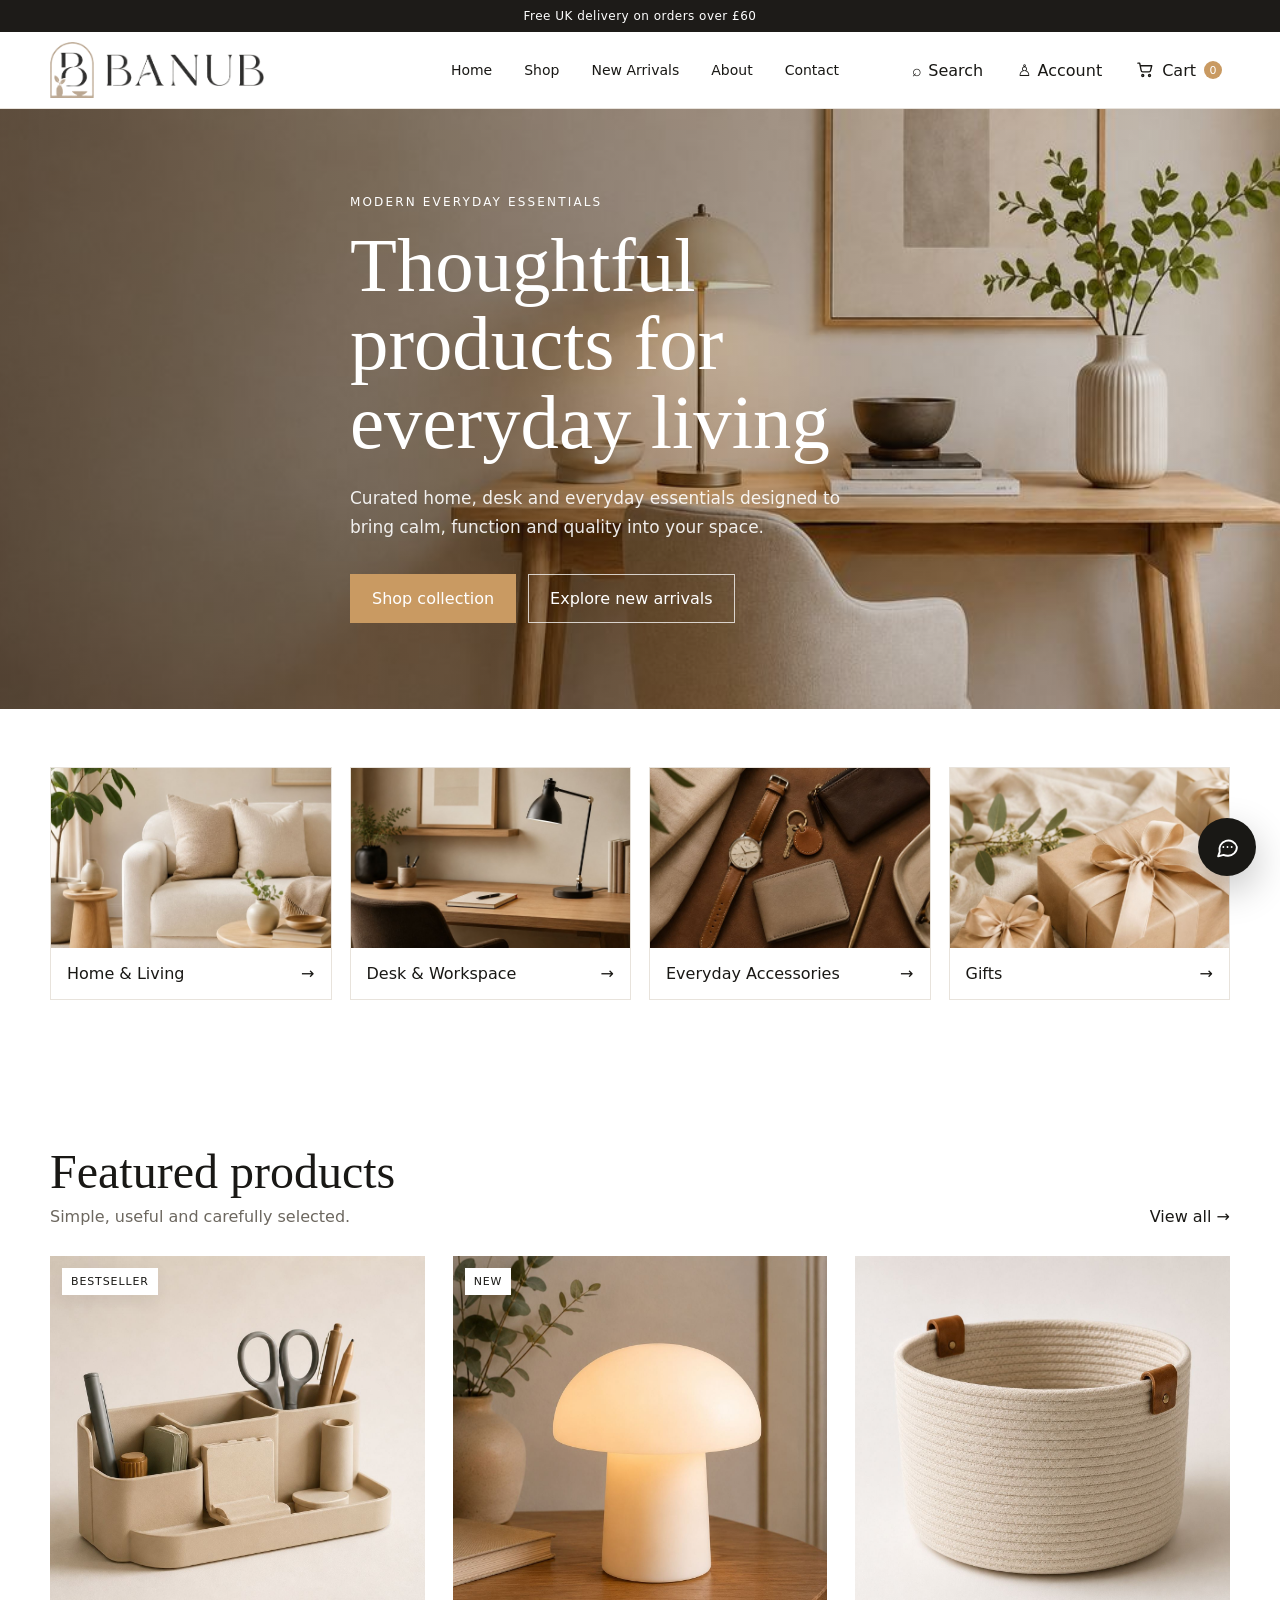
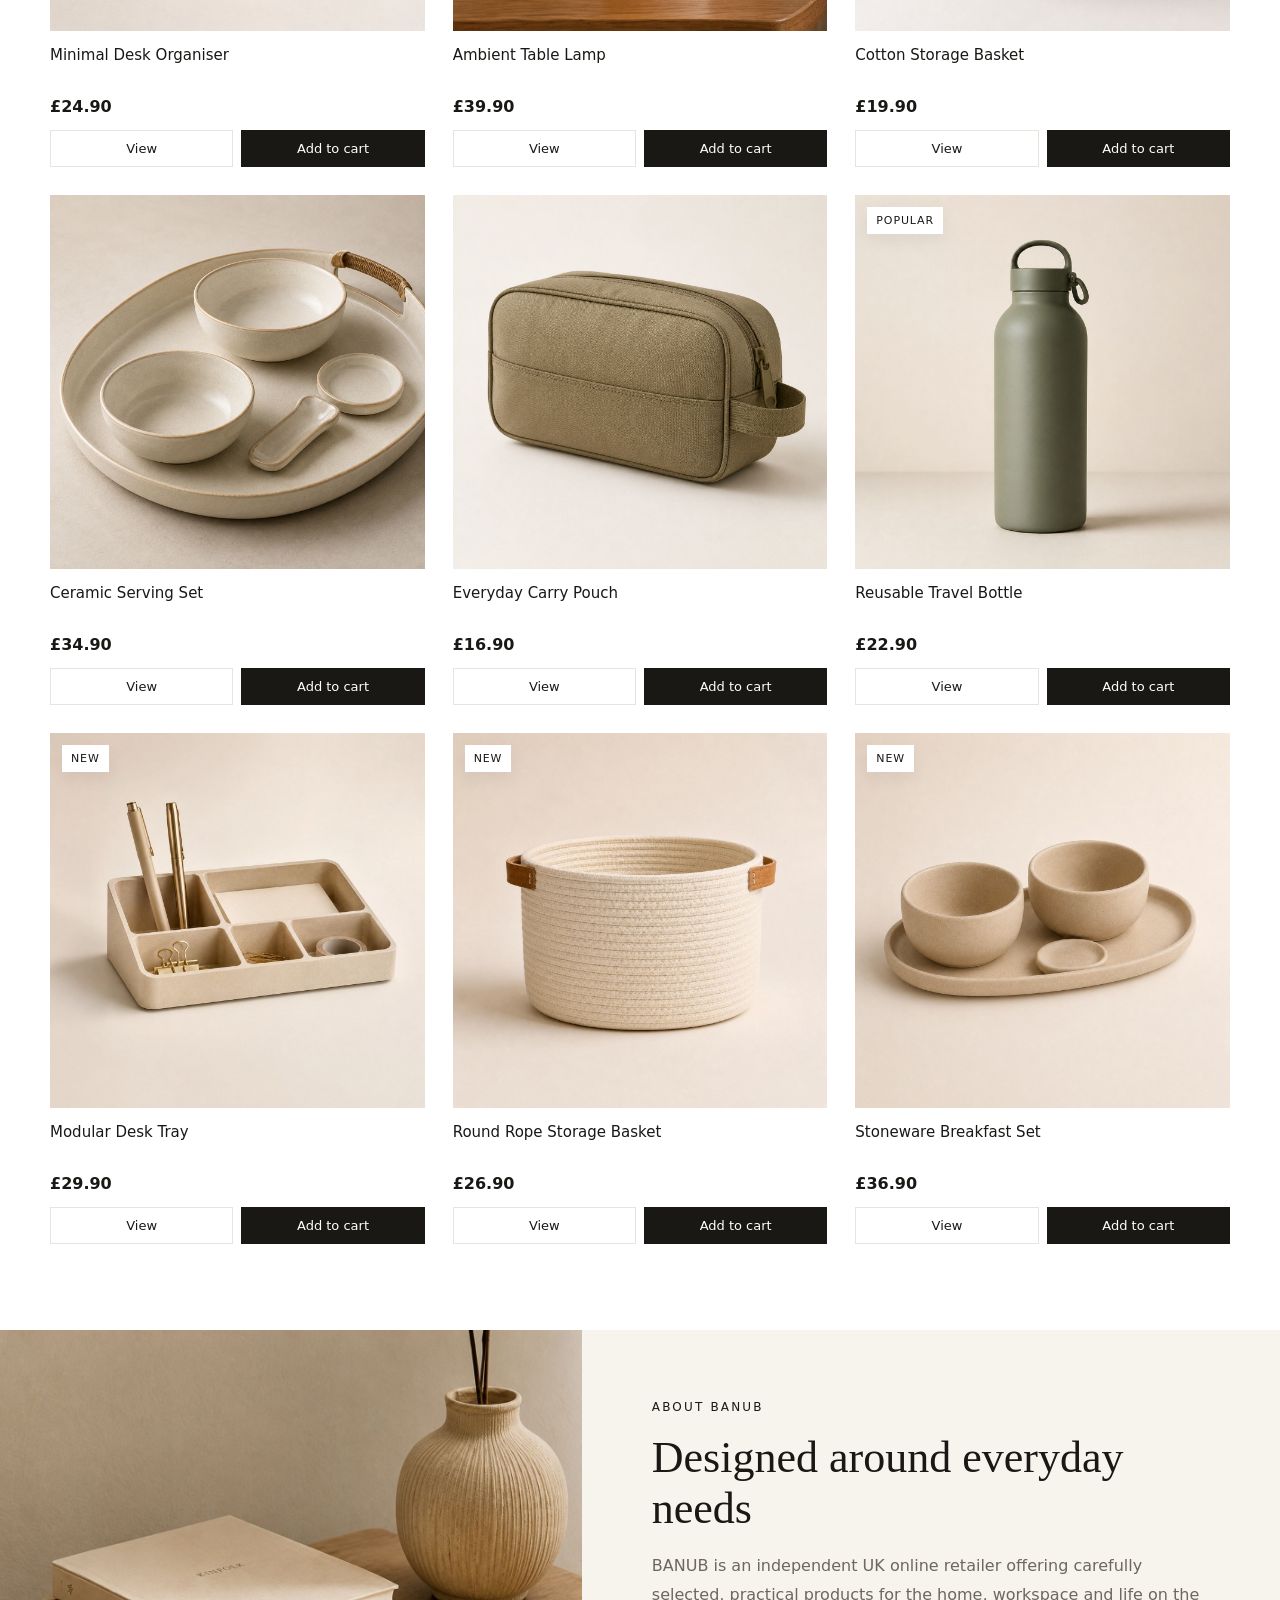
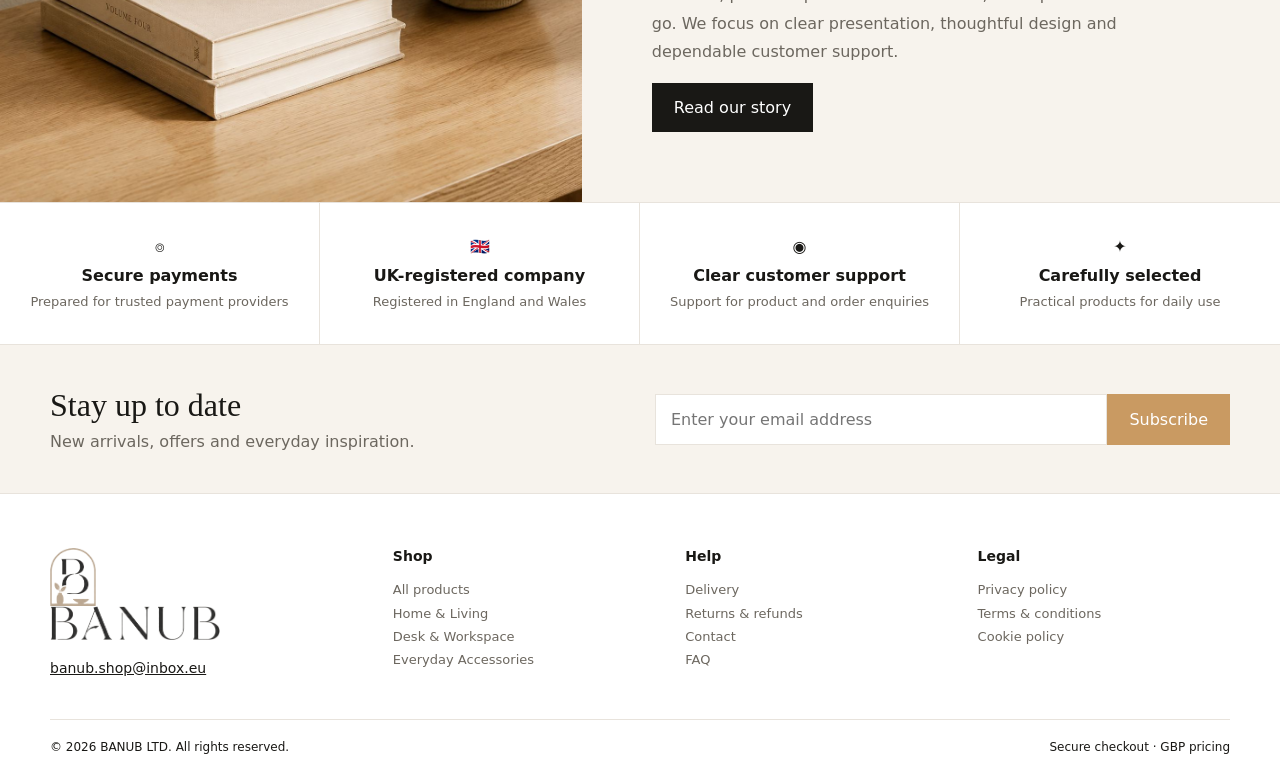
<file: index.html>
<!doctype html><html lang="en"><head><meta charset="utf-8"><meta name="viewport" content="width=device-width,initial-scale=1"><meta name="color-scheme" content="light only"><title>BANUB — Thoughtful products for everyday living</title><link rel="icon" type="image/png" sizes="32x32" href="assets/images/favicon.png"><link rel="apple-touch-icon" href="assets/images/apple-touch-icon.png"><meta name="description" content="BANUB LTD offers carefully selected home, workspace and everyday essentials."><link rel="stylesheet" href="assets/styles.css?v=20260621-15"><script src="assets/data.js?v=20260621-15"></script><script src="assets/app.js?v=20260621-15" defer></script></head><body><div data-site-header></div><main><section class="hero"><div class="container hero-content"><div class="eyebrow">Modern everyday essentials</div><h1>Thoughtful products for everyday living</h1><p>Curated home, desk and everyday essentials designed to bring calm, function and quality into your space.</p><div class="actions"><a class="btn accent" href="shop.html">Shop collection</a><a class="btn outline-light" href="shop.html?filter=new">Explore new arrivals</a></div></div></section><section class="section tight"><div class="container"><div class="category-grid"><a class="category-card" href="shop.html?category=home"><img src="assets/images/cat-home.jpg"><div class="meta"><span>Home & Living</span><span>→</span></div></a><a class="category-card" href="shop.html?category=workspace"><img src="assets/images/cat-desk.jpg"><div class="meta"><span>Desk & Workspace</span><span>→</span></div></a><a class="category-card" href="shop.html?category=accessories"><img src="assets/images/cat-accessories.jpg"><div class="meta"><span>Everyday Accessories</span><span>→</span></div></a><a class="category-card" href="shop.html"><img src="assets/images/cat-gifts.jpg"><div class="meta"><span>Gifts</span><span>→</span></div></a></div></div></section><section class="section"><div class="container"><div class="section-head"><div><h2>Featured products</h2><p>Simple, useful and carefully selected.</p></div><a href="shop.html">View all →</a></div><div class="products-grid" id="featured"></div></div></section><section class="about-band"><img src="assets/images/about.jpg" alt="BANUB interior"><div class="about-copy"><div class="eyebrow">About BANUB</div><h2>Designed around everyday needs</h2><p>BANUB is an independent UK online retailer offering carefully selected, practical products for the home, workspace and life on the go. We focus on clear presentation, thoughtful design and dependable customer support.</p><a class="btn" href="about.html">Read our story</a></div></section><section class="benefits"><div class="benefit"><div>⌾</div><strong>Secure payments</strong><span>Prepared for trusted payment providers</span></div><div class="benefit"><div>🇬🇧</div><strong>UK-registered company</strong><span>Registered in England and Wales</span></div><div class="benefit"><div>◉</div><strong>Clear customer support</strong><span>Support for product and order enquiries</span></div><div class="benefit"><div>✦</div><strong>Carefully selected</strong><span>Practical products for daily use</span></div></section></main><div data-site-footer></div><script>document.addEventListener('DOMContentLoaded',()=>renderProductGrid(document.getElementById('featured'),BANUB_PRODUCTS.slice(0,9)));</script></body></html>
</file>
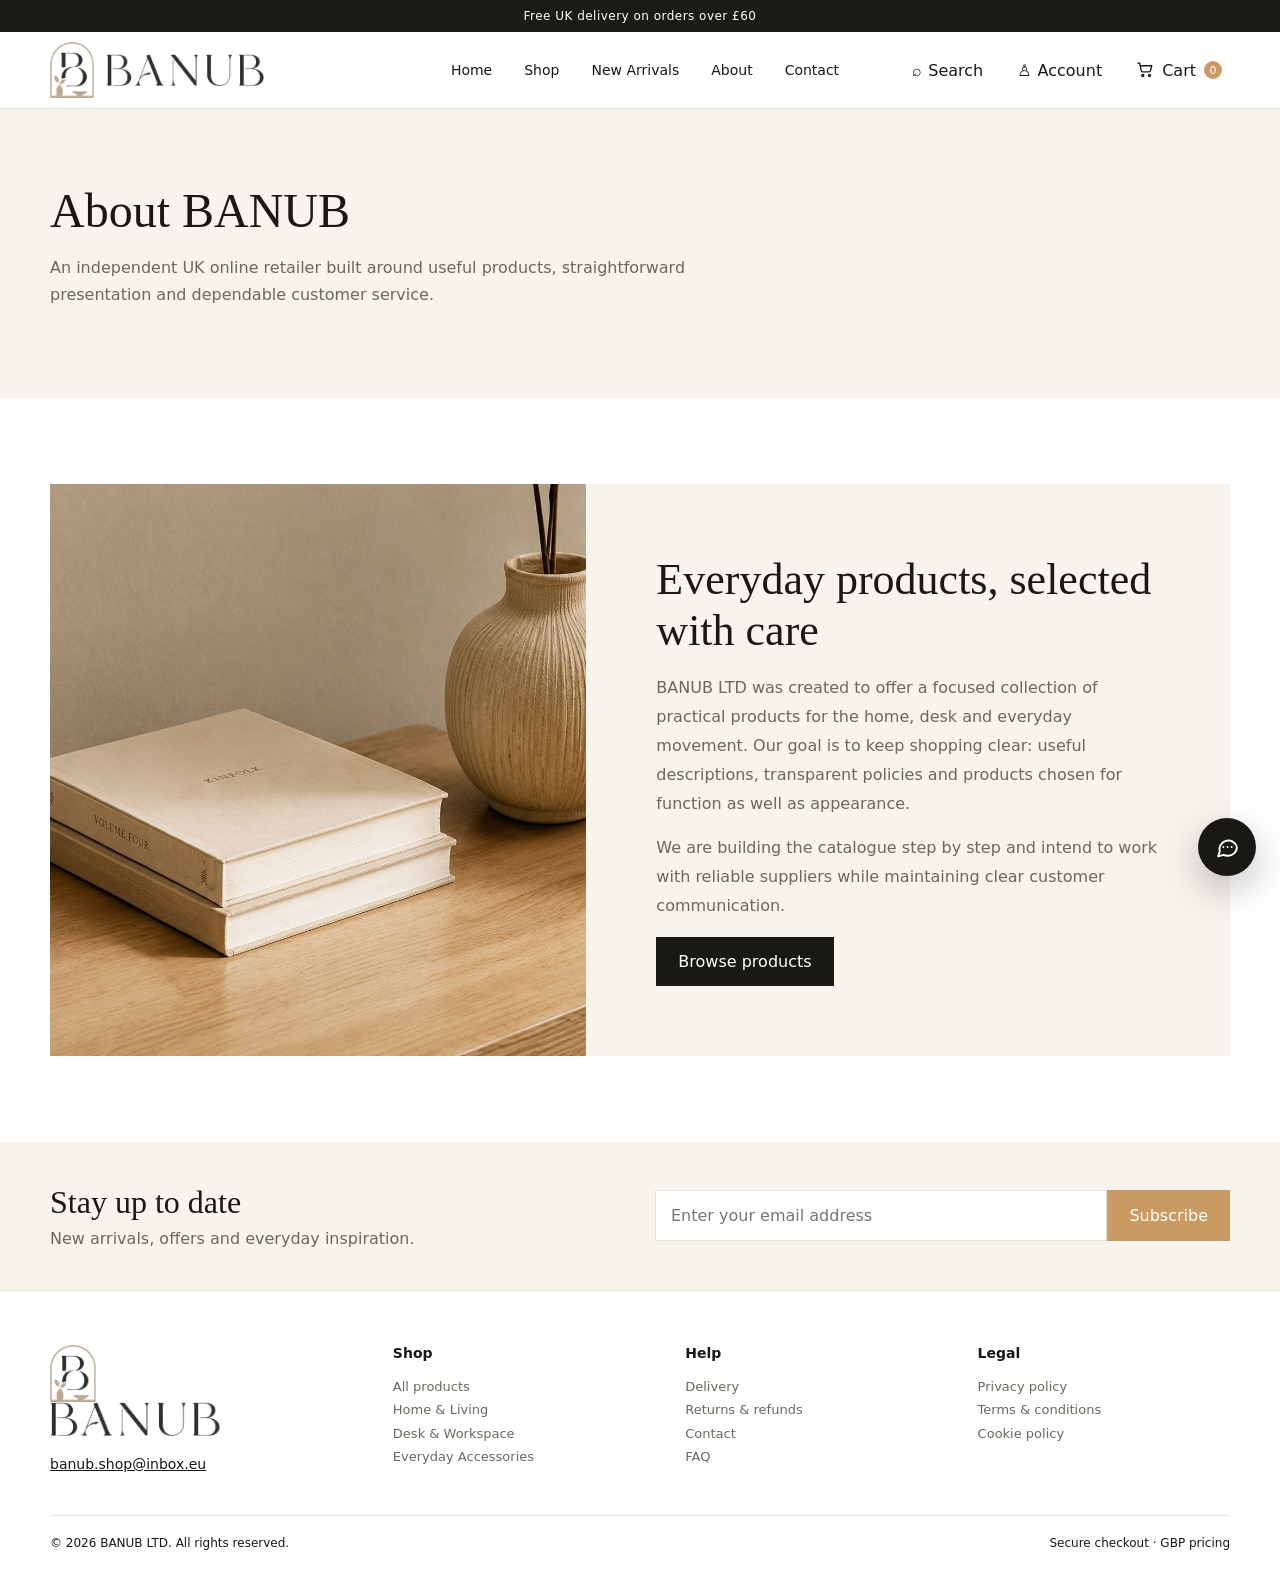
<file: about.html>
<!doctype html><html lang="en"><head><meta charset="utf-8"><meta name="viewport" content="width=device-width,initial-scale=1"><meta name="color-scheme" content="light only"><title>About — BANUB</title><link rel="icon" type="image/png" sizes="32x32" href="assets/images/favicon.png"><link rel="apple-touch-icon" href="assets/images/apple-touch-icon.png"><link rel="stylesheet" href="assets/styles.css?v=20260621-15"><script src="assets/data.js?v=20260621-15"></script><script src="assets/app.js?v=20260621-15" defer></script></head><body><div data-site-header></div><main><section class="page-hero"><div class="container"><h1>About BANUB</h1><p>An independent UK online retailer built around useful products, straightforward presentation and dependable customer service.</p></div></section><section class="section"><div class="container about-band"><img src="assets/images/about.jpg" alt="BANUB workspace"><div class="about-copy"><h2>Everyday products, selected with care</h2><p>BANUB LTD was created to offer a focused collection of practical products for the home, desk and everyday movement. Our goal is to keep shopping clear: useful descriptions, transparent policies and products chosen for function as well as appearance.</p><p>We are building the catalogue step by step and intend to work with reliable suppliers while maintaining clear customer communication.</p><a class="btn" href="shop.html">Browse products</a></div></div></section></main><div data-site-footer></div></body></html>
</file>
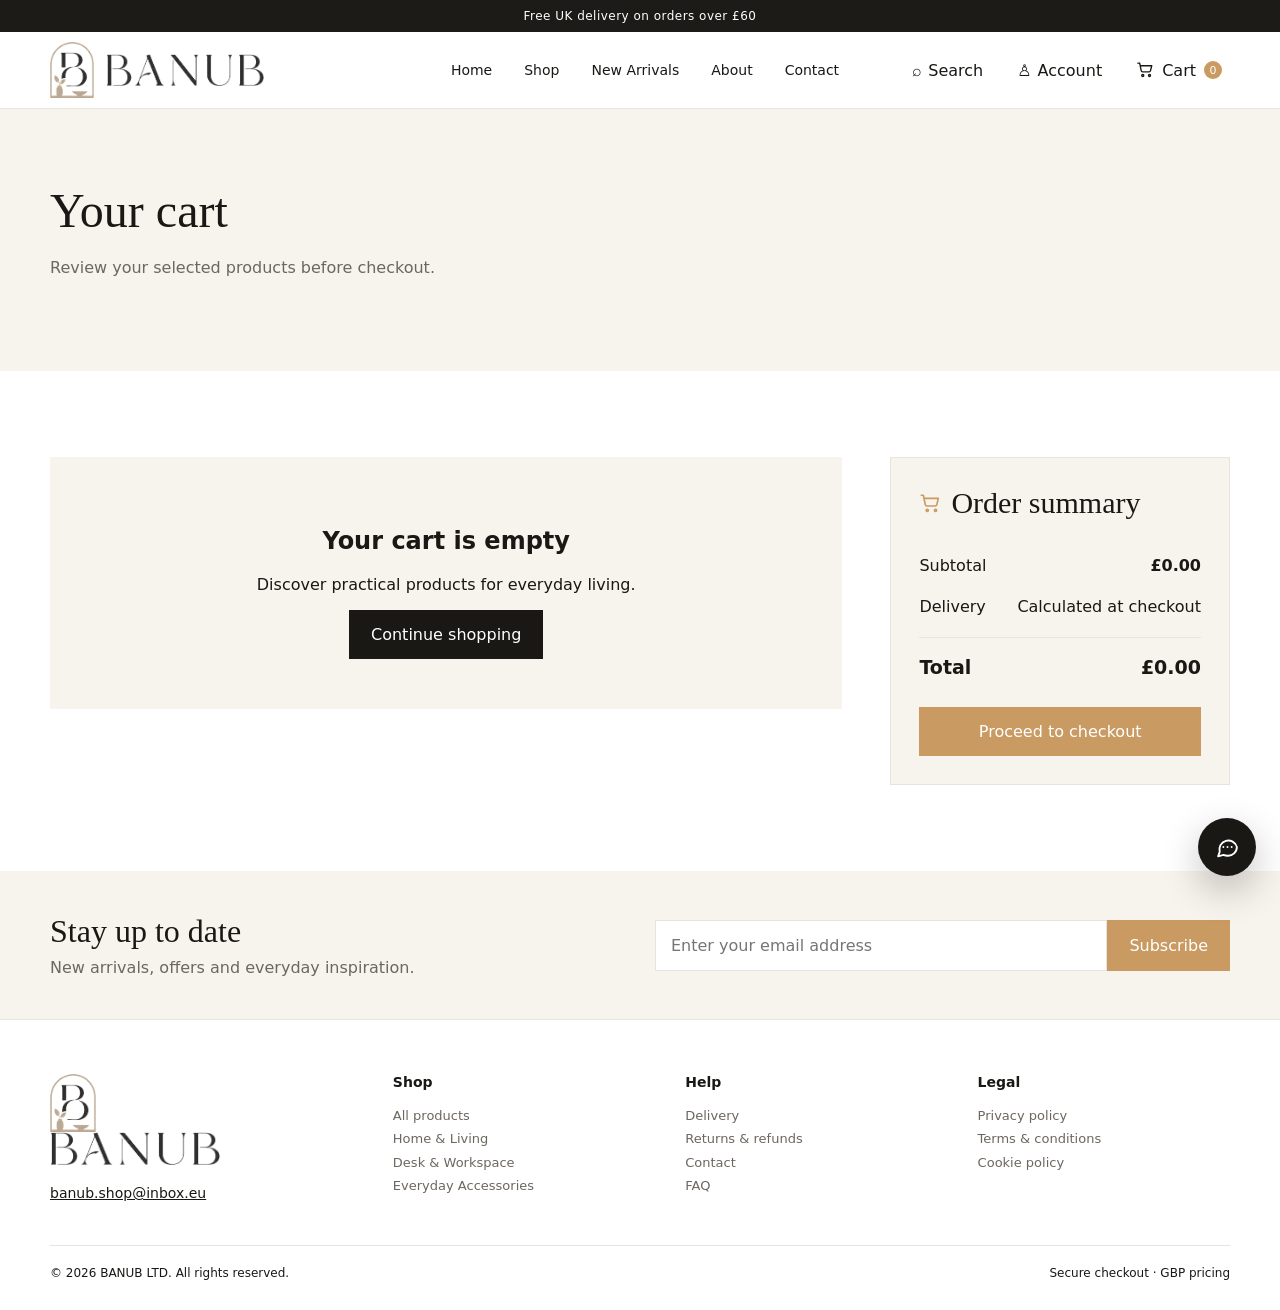
<file: cart.html>
<!doctype html><html lang="en"><head><meta charset="utf-8"><meta name="viewport" content="width=device-width,initial-scale=1"><meta name="color-scheme" content="light only"><title>Your cart — BANUB</title><link rel="icon" type="image/png" sizes="32x32" href="assets/images/favicon.png"><link rel="apple-touch-icon" href="assets/images/apple-touch-icon.png"><link rel="stylesheet" href="assets/styles.css?v=20260621-15"><script src="assets/data.js?v=20260621-15"></script><script src="assets/app.js?v=20260621-15" defer></script></head><body><div data-site-header></div><main><section class="page-hero"><div class="container"><h1>Your cart</h1><p>Review your selected products before checkout.</p></div></section><section class="section"><div class="container cart-layout"><div id="cartItems"></div><aside class="cart-summary"><h2>Order summary</h2><div class="summary-row"><span>Subtotal</span><strong id="subtotal">£0.00</strong></div><div class="summary-row"><span>Delivery</span><span>Calculated at checkout</span></div><div class="summary-row summary-total"><span>Total</span><strong id="total">£0.00</strong></div><a class="btn accent" style="width:100%;margin-top:18px" href="checkout.html">Proceed to checkout</a></aside></div></section></main><div data-site-footer></div><script>document.addEventListener('DOMContentLoaded',renderCart);</script></body></html>
</file>
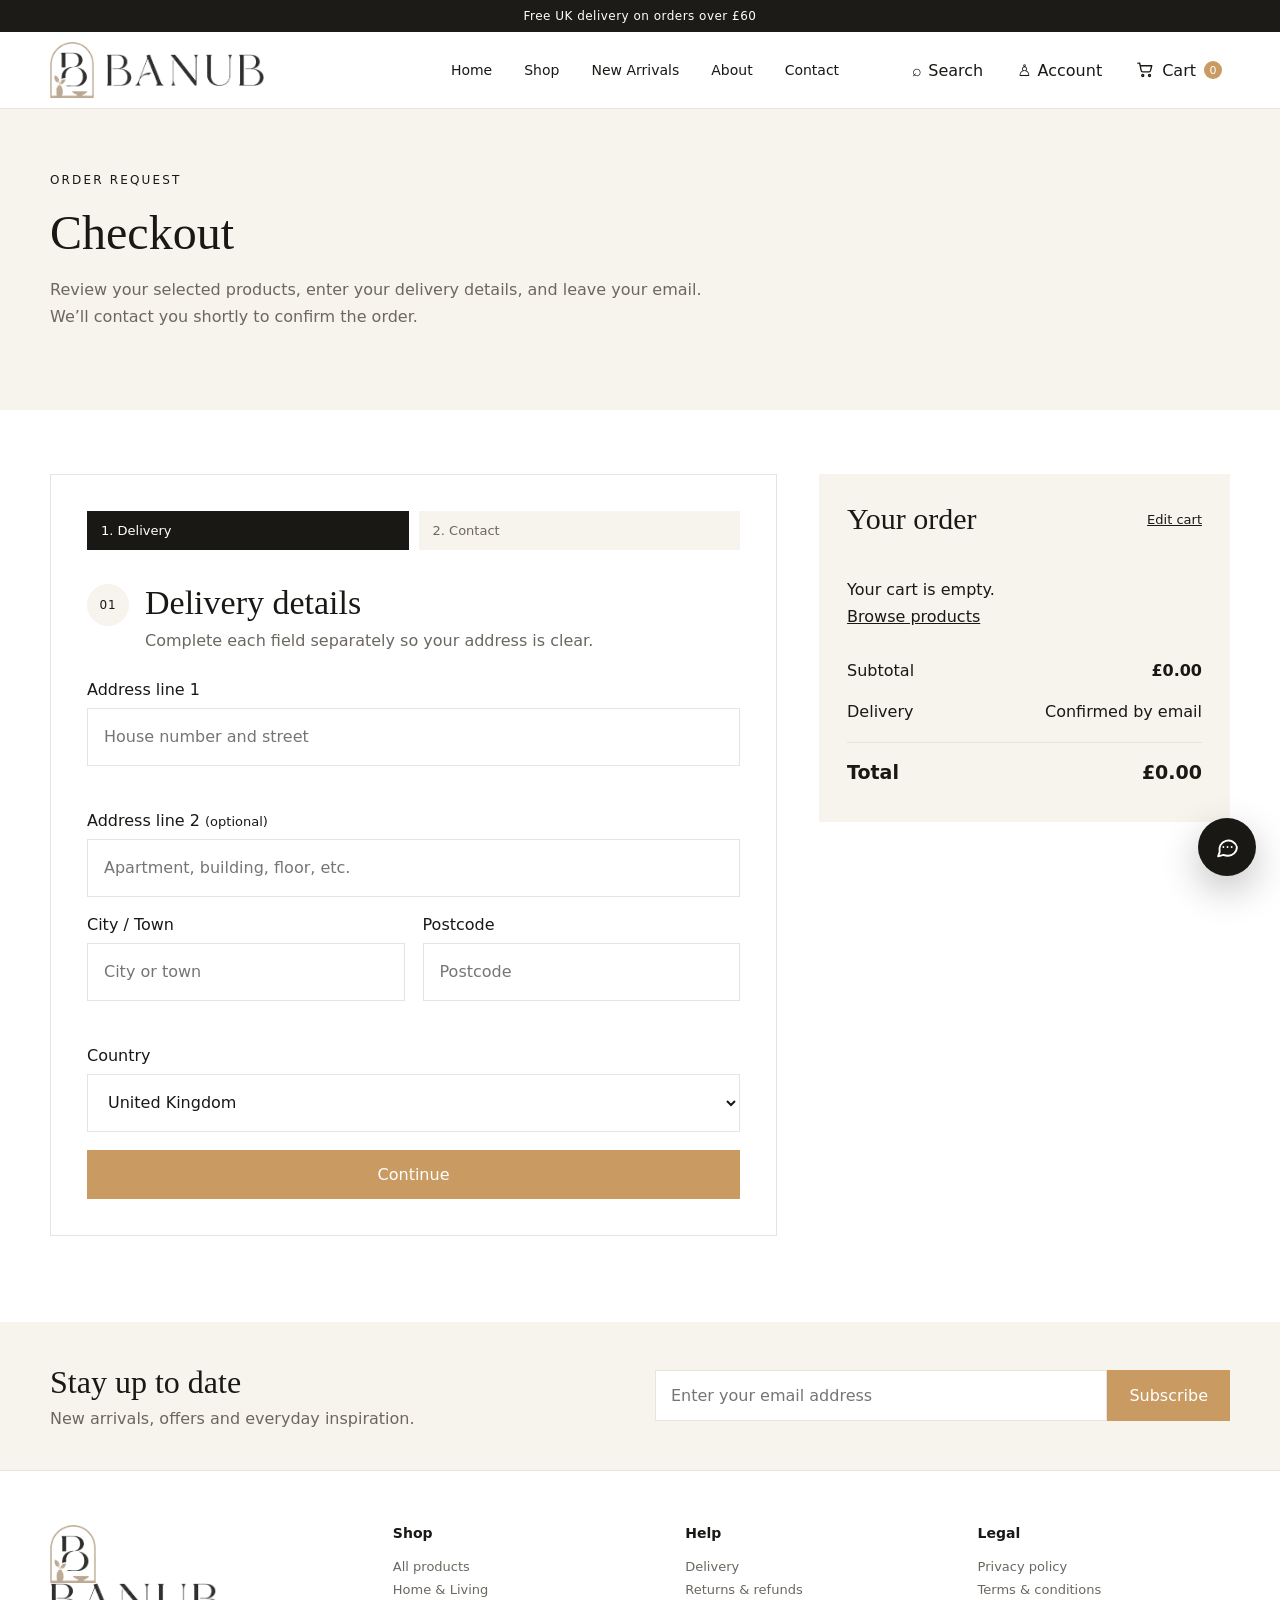
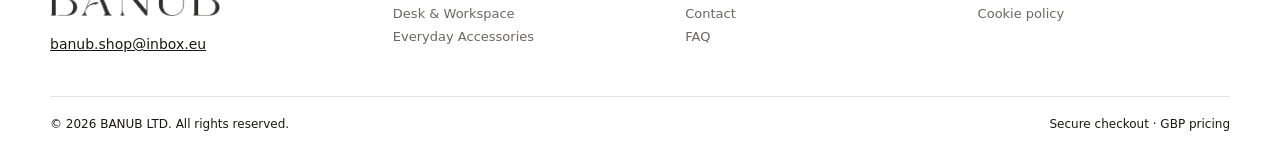
<file: checkout.html>
<!doctype html><html lang="en"><head><meta charset="utf-8"><meta name="viewport" content="width=device-width,initial-scale=1"><meta name="color-scheme" content="light only"><title>Checkout — BANUB</title><link rel="icon" type="image/png" sizes="32x32" href="assets/images/favicon.png"><link rel="apple-touch-icon" href="assets/images/apple-touch-icon.png"><link rel="stylesheet" href="assets/styles.css?v=20260621-15"><script src="assets/data.js?v=20260621-15"></script><script src="assets/app.js?v=20260621-15" defer></script></head><body><div data-site-header></div><main><section class="page-hero checkout-hero"><div class="container"><div class="eyebrow">Order request</div><h1>Checkout</h1><p>Review your selected products, enter your delivery details, and leave your email. We’ll contact you shortly to confirm the order.</p></div></section><section class="section checkout-section"><div class="container checkout-layout"><div class="checkout-panel"><div class="checkout-progress" aria-label="Checkout progress"><span class="active" id="stepOneIndicator">1. Delivery</span><span id="stepTwoIndicator">2. Contact</span></div><div class="checkout-success" id="checkoutNotice" hidden><div class="success-icon">✓</div><h2>Thank you for your order request</h2><p>Please wait, a member of our team will contact you shortly.</p><a class="btn" href="shop.html">Continue shopping</a></div><form id="checkoutForm" novalidate><div id="addressStep"><div class="checkout-step-heading"><span>01</span><div><h2>Delivery details</h2><p>Complete each field separately so your address is clear.</p></div></div><div class="form-grid checkout-fields"><div class="field full"><label for="addressLine1">Address line 1</label><input id="addressLine1" name="addressLine1" type="text" autocomplete="address-line1" placeholder="House number and street"><small class="field-error" id="addressLine1Error"></small></div><div class="field full"><label for="addressLine2">Address line 2 <span class="muted">(optional)</span></label><input id="addressLine2" name="addressLine2" type="text" autocomplete="address-line2" placeholder="Apartment, building, floor, etc."></div><div class="field"><label for="deliveryCity">City / Town</label><input id="deliveryCity" name="deliveryCity" type="text" autocomplete="address-level2" placeholder="City or town"><small class="field-error" id="cityError"></small></div><div class="field"><label for="deliveryPostcode">Postcode</label><input id="deliveryPostcode" name="deliveryPostcode" type="text" autocomplete="postal-code" placeholder="Postcode"><small class="field-error" id="postcodeError"></small></div><div class="field full"><label for="deliveryCountry">Country</label><select id="deliveryCountry" name="deliveryCountry" autocomplete="country-name"><option value="United Kingdom" selected>United Kingdom</option><option value="France">France</option><option value="Germany">Germany</option><option value="Ireland">Ireland</option><option value="Poland">Poland</option><option value="Other">Other</option></select></div></div><button type="button" class="btn accent checkout-button" id="addressContinue">Continue</button></div><div id="emailStep" hidden><div class="checkout-step-heading"><span>02</span><div><h2>Contact email</h2><p>We’ll use this email address to contact you about the order.</p></div></div><div class="field"><label for="orderEmail">Email address</label><input id="orderEmail" name="orderEmail" type="email" autocomplete="email" placeholder="you@example.com"><small class="field-error" id="emailError"></small></div><div class="checkout-nav"><button type="button" class="btn ghost" id="backToAddress">Back</button><button type="submit" class="btn accent">Submit order request</button></div></div></form></div><aside class="checkout-summary"><div class="checkout-summary-head"><h2>Your order</h2><a href="cart.html">Edit cart</a></div><div id="checkoutItems"></div><div class="summary-row"><span>Subtotal</span><strong id="checkoutSubtotal">£0.00</strong></div><div class="summary-row"><span>Delivery</span><span>Confirmed by email</span></div><div class="summary-row summary-total"><span>Total</span><strong id="checkoutTotal">£0.00</strong></div></aside></div></section></main><div data-site-footer></div><script>document.addEventListener('DOMContentLoaded',()=>{const form=document.getElementById('checkoutForm');const addressLine1=document.getElementById('addressLine1');const addressLine2=document.getElementById('addressLine2');const city=document.getElementById('deliveryCity');const postcode=document.getElementById('deliveryPostcode');const country=document.getElementById('deliveryCountry');const email=document.getElementById('orderEmail');const addressStep=document.getElementById('addressStep');const emailStep=document.getElementById('emailStep');const notice=document.getElementById('checkoutNotice');const addressLine1Error=document.getElementById('addressLine1Error');const cityError=document.getElementById('cityError');const postcodeError=document.getElementById('postcodeError');const emailError=document.getElementById('emailError');const cart=getCart();const items=document.getElementById('checkoutItems');let subtotal=0;if(!cart.length){items.innerHTML='<div class="checkout-empty"><p>Your cart is empty.</p><a href="shop.html">Browse products</a></div>';document.getElementById('addressContinue').disabled=true;}else{items.innerHTML=cart.map(i=>{const p=resolveProduct(i)||i;const price=Number(p.price||i.price||0);subtotal+=price*i.qty;return `<div class="checkout-item"><img src="${p.image}" alt="${p.name}"><div><strong>${p.name}</strong><span>Qty: ${i.qty}</span></div><b>${money(price*i.qty)}</b></div>`}).join('')}document.getElementById('checkoutSubtotal').textContent=money(subtotal);document.getElementById('checkoutTotal').textContent=money(subtotal);const setError=(input,node,msg)=>{node.textContent=msg;input.classList.toggle('invalid',Boolean(msg))};const validateAddress=()=>{let valid=true;if(addressLine1.value.trim().length<4){setError(addressLine1,addressLine1Error,'Please enter the house number and street.');valid=false}else setError(addressLine1,addressLine1Error,'');if(city.value.trim().length<2){setError(city,cityError,'Please enter the city or town.');valid=false}else setError(city,cityError,'');if(postcode.value.trim().length<3){setError(postcode,postcodeError,'Please enter the postcode.');valid=false}else setError(postcode,postcodeError,'');return valid};document.getElementById('addressContinue').onclick=()=>{if(!validateAddress())return;addressStep.hidden=true;emailStep.hidden=false;document.getElementById('stepOneIndicator').classList.remove('active');document.getElementById('stepTwoIndicator').classList.add('active');email.focus()};document.getElementById('backToAddress').onclick=()=>{emailStep.hidden=true;addressStep.hidden=false;document.getElementById('stepTwoIndicator').classList.remove('active');document.getElementById('stepOneIndicator').classList.add('active');addressLine1.focus()};addressLine1.addEventListener('input',()=>setError(addressLine1,addressLine1Error,''));city.addEventListener('input',()=>setError(city,cityError,''));postcode.addEventListener('input',()=>setError(postcode,postcodeError,''));email.addEventListener('input',()=>setError(email,emailError,''));form.onsubmit=e=>{e.preventDefault();const value=email.value.trim();if(!/^[^\s@]+@[^\s@]+\.[^\s@]+$/.test(value)){setError(email,emailError,'Please enter a valid email address.');return}const fullAddress=[addressLine1.value.trim(),addressLine2.value.trim(),city.value.trim(),postcode.value.trim(),country.value].filter(Boolean).join(', ');localStorage.setItem('banub_last_order',JSON.stringify({email:value,address:fullAddress,items:cart,createdAt:new Date().toISOString()}));localStorage.removeItem('banub_cart');updateCartCount();form.hidden=true;document.querySelector('.checkout-progress').hidden=true;notice.hidden=false;document.querySelector('.checkout-summary').classList.add('order-submitted')}});</script></body></html>
</file>
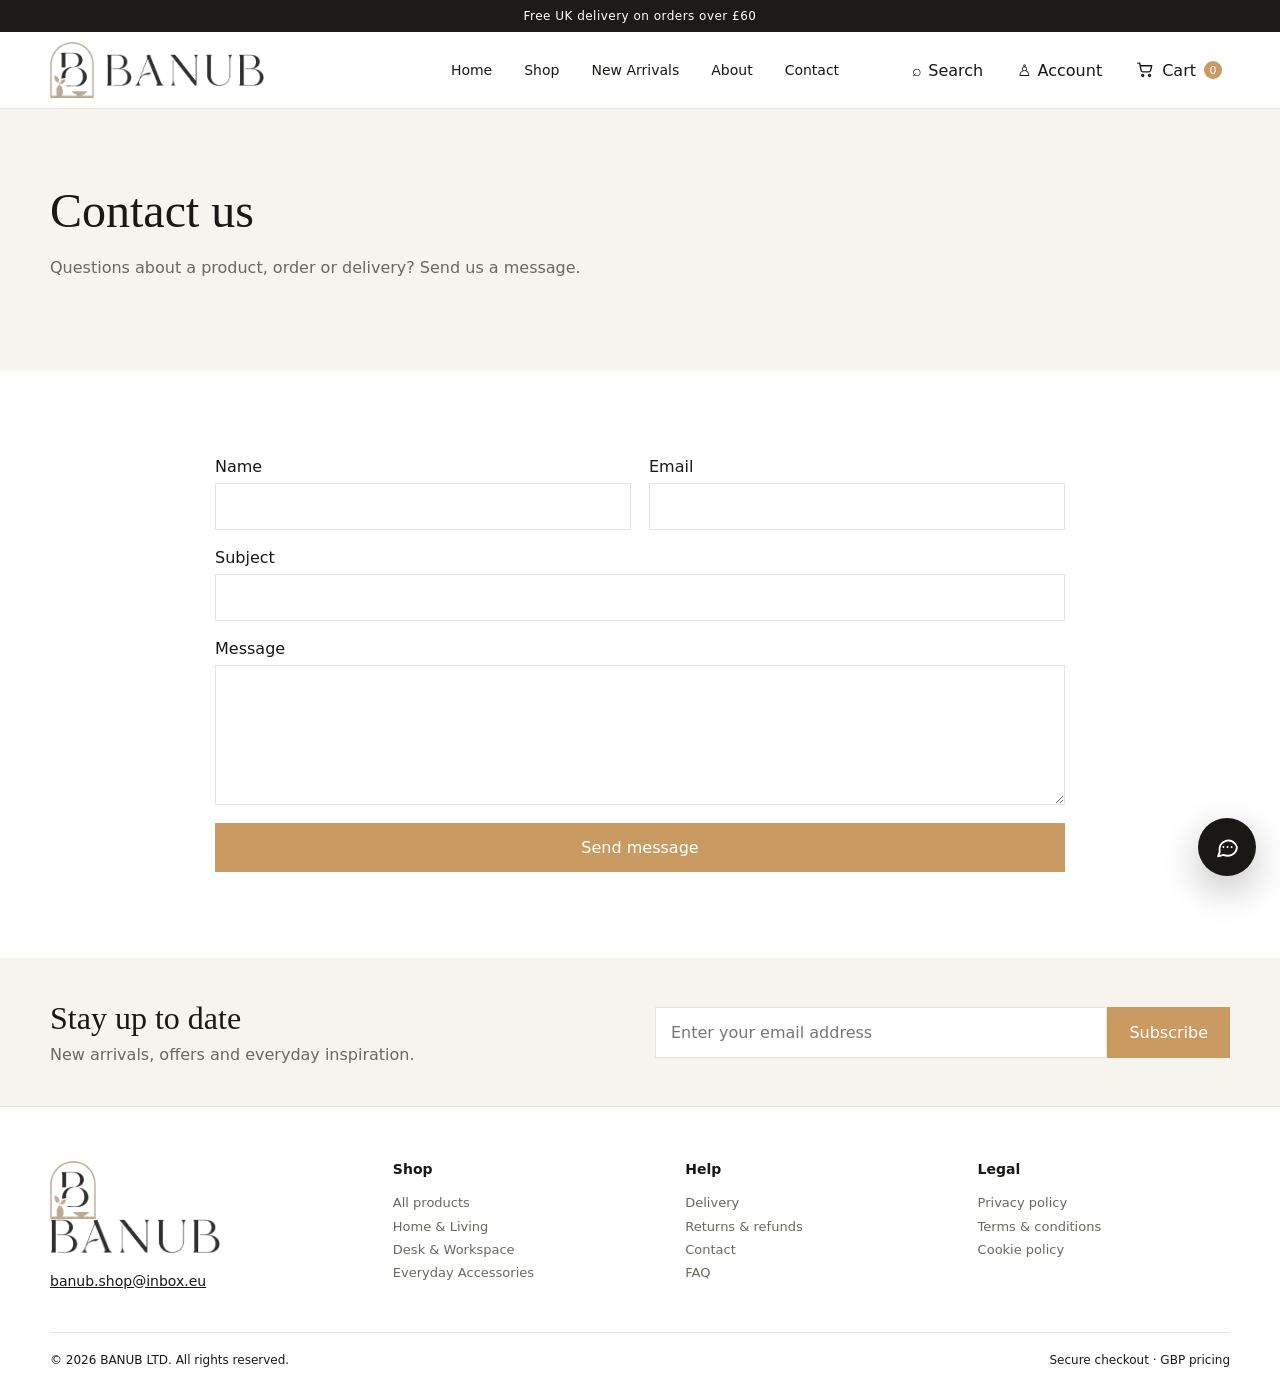
<file: contact.html>
<!doctype html><html lang="en"><head><meta charset="utf-8"><meta name="viewport" content="width=device-width,initial-scale=1"><meta name="color-scheme" content="light only"><title>Contact — BANUB</title><link rel="icon" type="image/png" sizes="32x32" href="assets/images/favicon.png"><link rel="apple-touch-icon" href="assets/images/apple-touch-icon.png"><link rel="stylesheet" href="assets/styles.css?v=20260621-15"><script src="assets/data.js?v=20260621-15"></script><script src="assets/app.js?v=20260621-15" defer></script></head><body><div data-site-header></div><main><section class="page-hero"><div class="container"><h1>Contact us</h1><p>Questions about a product, order or delivery? Send us a message.</p></div></section><section class="section"><div class="container" style="max-width:850px"><div class="notice" id="contactNotice">Thank you. Your message has been submitted in this demo.</div><form class="form-grid" id="contactForm"><div class="field"><label>Name</label><input required></div><div class="field"><label>Email</label><input type="email" required></div><div class="field full"><label>Subject</label><input required></div><div class="field full"><label>Message</label><textarea required></textarea></div><div class="field full"><button class="btn accent">Send message</button></div></form></div></section></main><div data-site-footer></div><script>document.addEventListener('DOMContentLoaded',()=>document.getElementById('contactForm').addEventListener('submit',e=>{e.preventDefault();document.getElementById('contactNotice').classList.add('show');e.target.reset()}));</script></body></html>
</file>
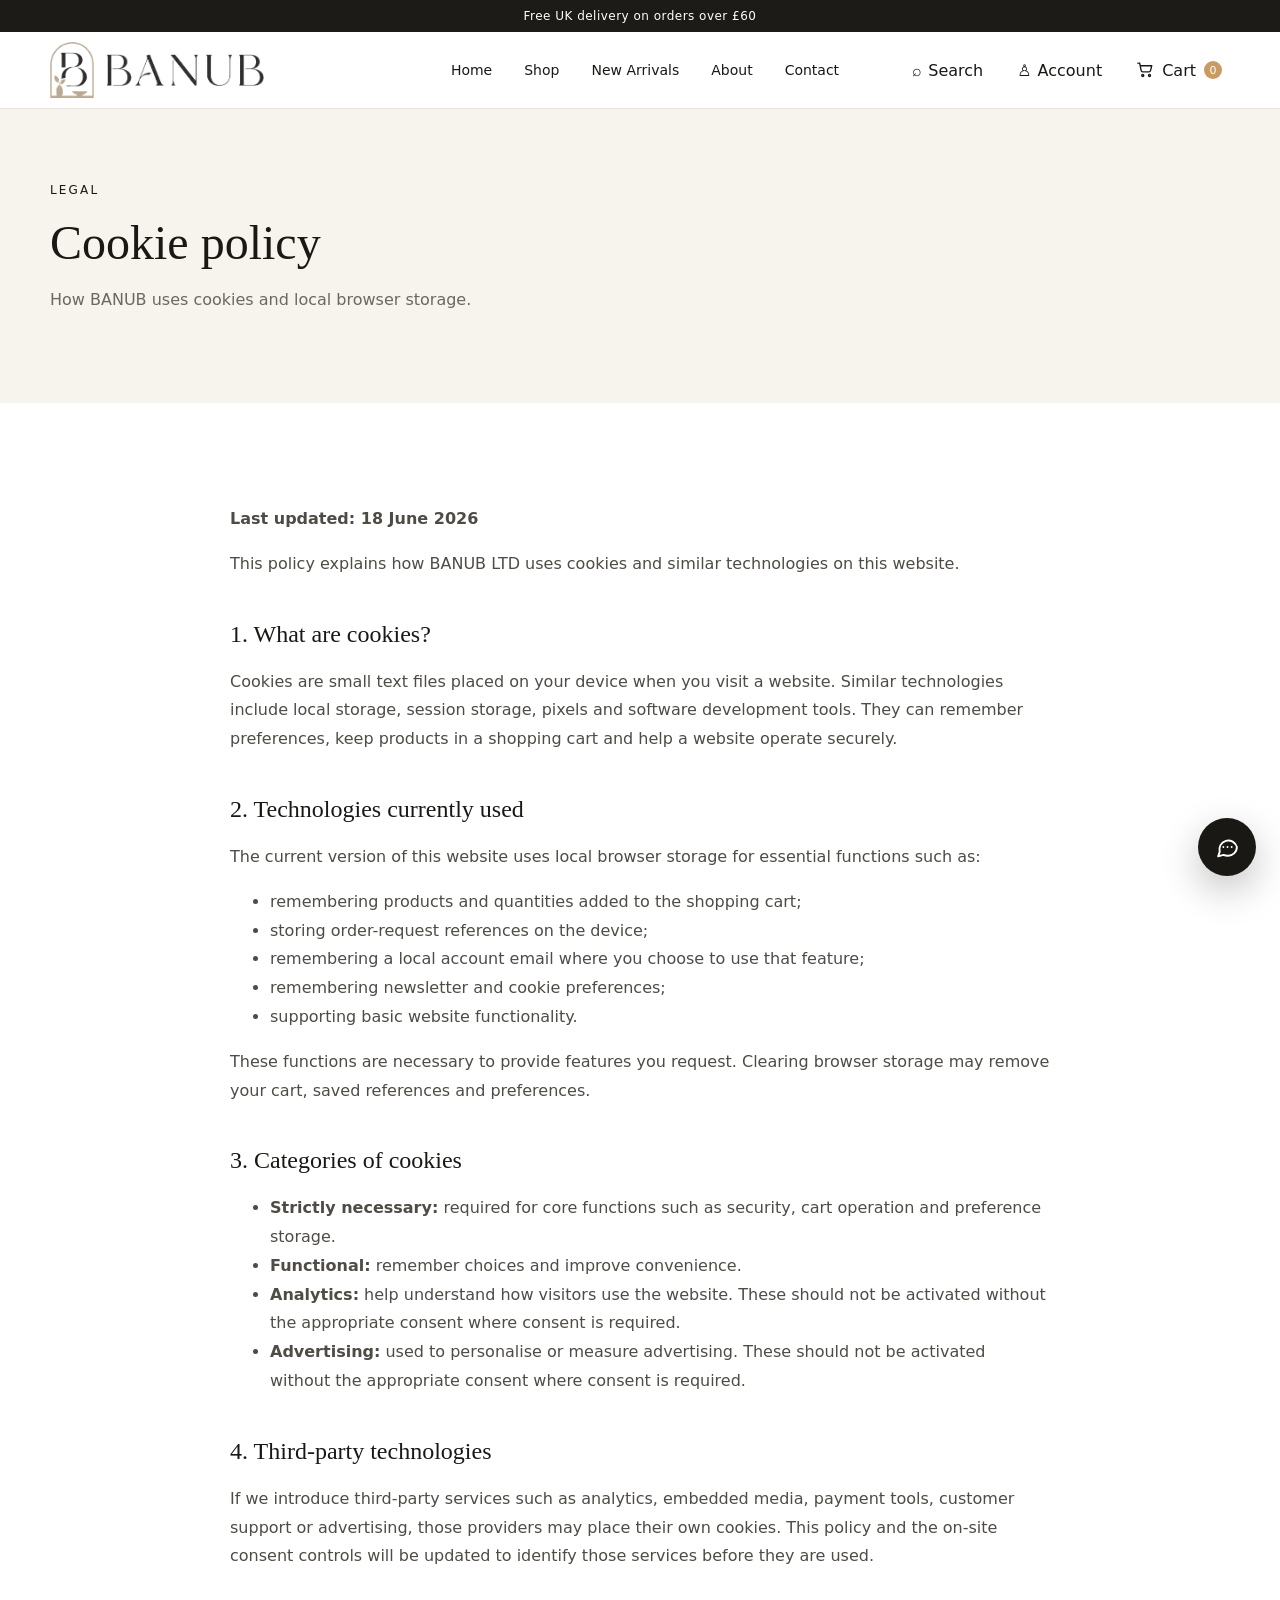
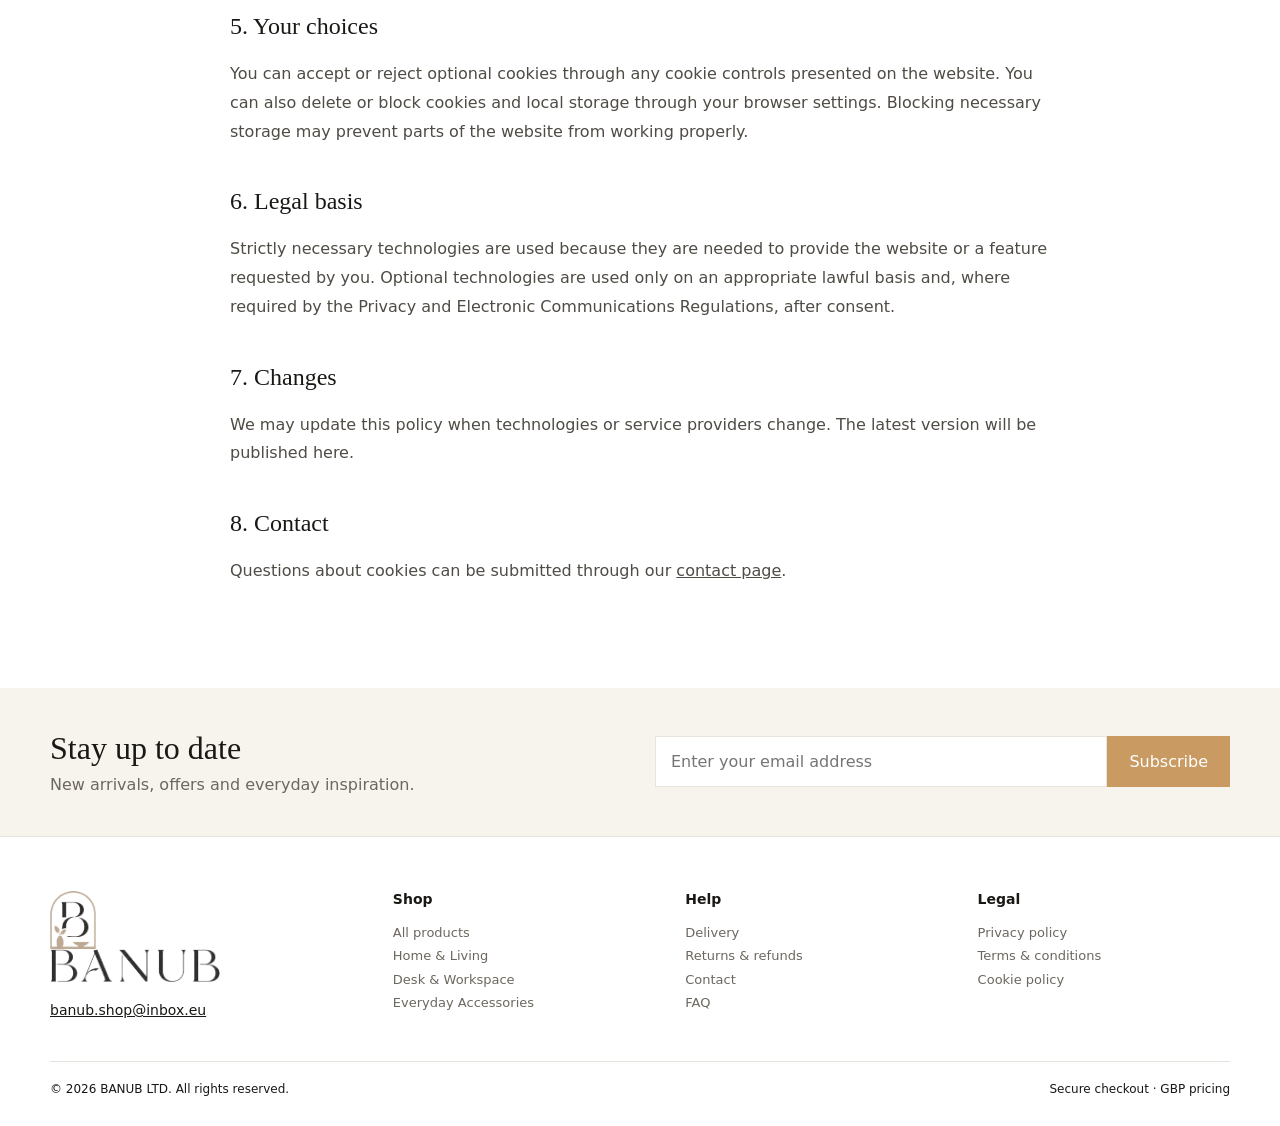
<file: cookies.html>
<!doctype html><html lang="en"><head><meta charset="utf-8"><meta name="viewport" content="width=device-width,initial-scale=1"><meta name="color-scheme" content="light only"><title>Cookie policy — BANUB</title><link rel="icon" type="image/png" sizes="32x32" href="assets/images/favicon.png"><link rel="apple-touch-icon" href="assets/images/apple-touch-icon.png"><meta name="description" content="How BANUB uses cookies and local browser storage."><link rel="stylesheet" href="assets/styles.css?v=20260621-15"><script src="assets/data.js?v=20260621-15"></script><script src="assets/app.js?v=20260621-15" defer></script></head><body><div data-site-header></div><main><section class="page-hero"><div class="container"><div class="eyebrow">Legal</div><h1>Cookie policy</h1><p>How BANUB uses cookies and local browser storage.</p></div></section><section class="section"><div class="container legal"><p><strong>Last updated: 18 June 2026</strong></p><p>This policy explains how BANUB LTD uses cookies and similar technologies on this website.</p>
<h2>1. What are cookies?</h2><p>Cookies are small text files placed on your device when you visit a website. Similar technologies include local storage, session storage, pixels and software development tools. They can remember preferences, keep products in a shopping cart and help a website operate securely.</p>
<h2>2. Technologies currently used</h2><p>The current version of this website uses local browser storage for essential functions such as:</p><ul><li>remembering products and quantities added to the shopping cart;</li><li>storing order-request references on the device;</li><li>remembering a local account email where you choose to use that feature;</li><li>remembering newsletter and cookie preferences;</li><li>supporting basic website functionality.</li></ul><p>These functions are necessary to provide features you request. Clearing browser storage may remove your cart, saved references and preferences.</p>
<h2>3. Categories of cookies</h2><ul><li><strong>Strictly necessary:</strong> required for core functions such as security, cart operation and preference storage.</li><li><strong>Functional:</strong> remember choices and improve convenience.</li><li><strong>Analytics:</strong> help understand how visitors use the website. These should not be activated without the appropriate consent where consent is required.</li><li><strong>Advertising:</strong> used to personalise or measure advertising. These should not be activated without the appropriate consent where consent is required.</li></ul>
<h2>4. Third-party technologies</h2><p>If we introduce third-party services such as analytics, embedded media, payment tools, customer support or advertising, those providers may place their own cookies. This policy and the on-site consent controls will be updated to identify those services before they are used.</p>
<h2>5. Your choices</h2><p>You can accept or reject optional cookies through any cookie controls presented on the website. You can also delete or block cookies and local storage through your browser settings. Blocking necessary storage may prevent parts of the website from working properly.</p>
<h2>6. Legal basis</h2><p>Strictly necessary technologies are used because they are needed to provide the website or a feature requested by you. Optional technologies are used only on an appropriate lawful basis and, where required by the Privacy and Electronic Communications Regulations, after consent.</p>
<h2>7. Changes</h2><p>We may update this policy when technologies or service providers change. The latest version will be published here.</p>
<h2>8. Contact</h2><p>Questions about cookies can be submitted through our <a href="contact.html"><u>contact page</u></a>.</p></div></section></main><div data-site-footer></div></body></html>
</file>
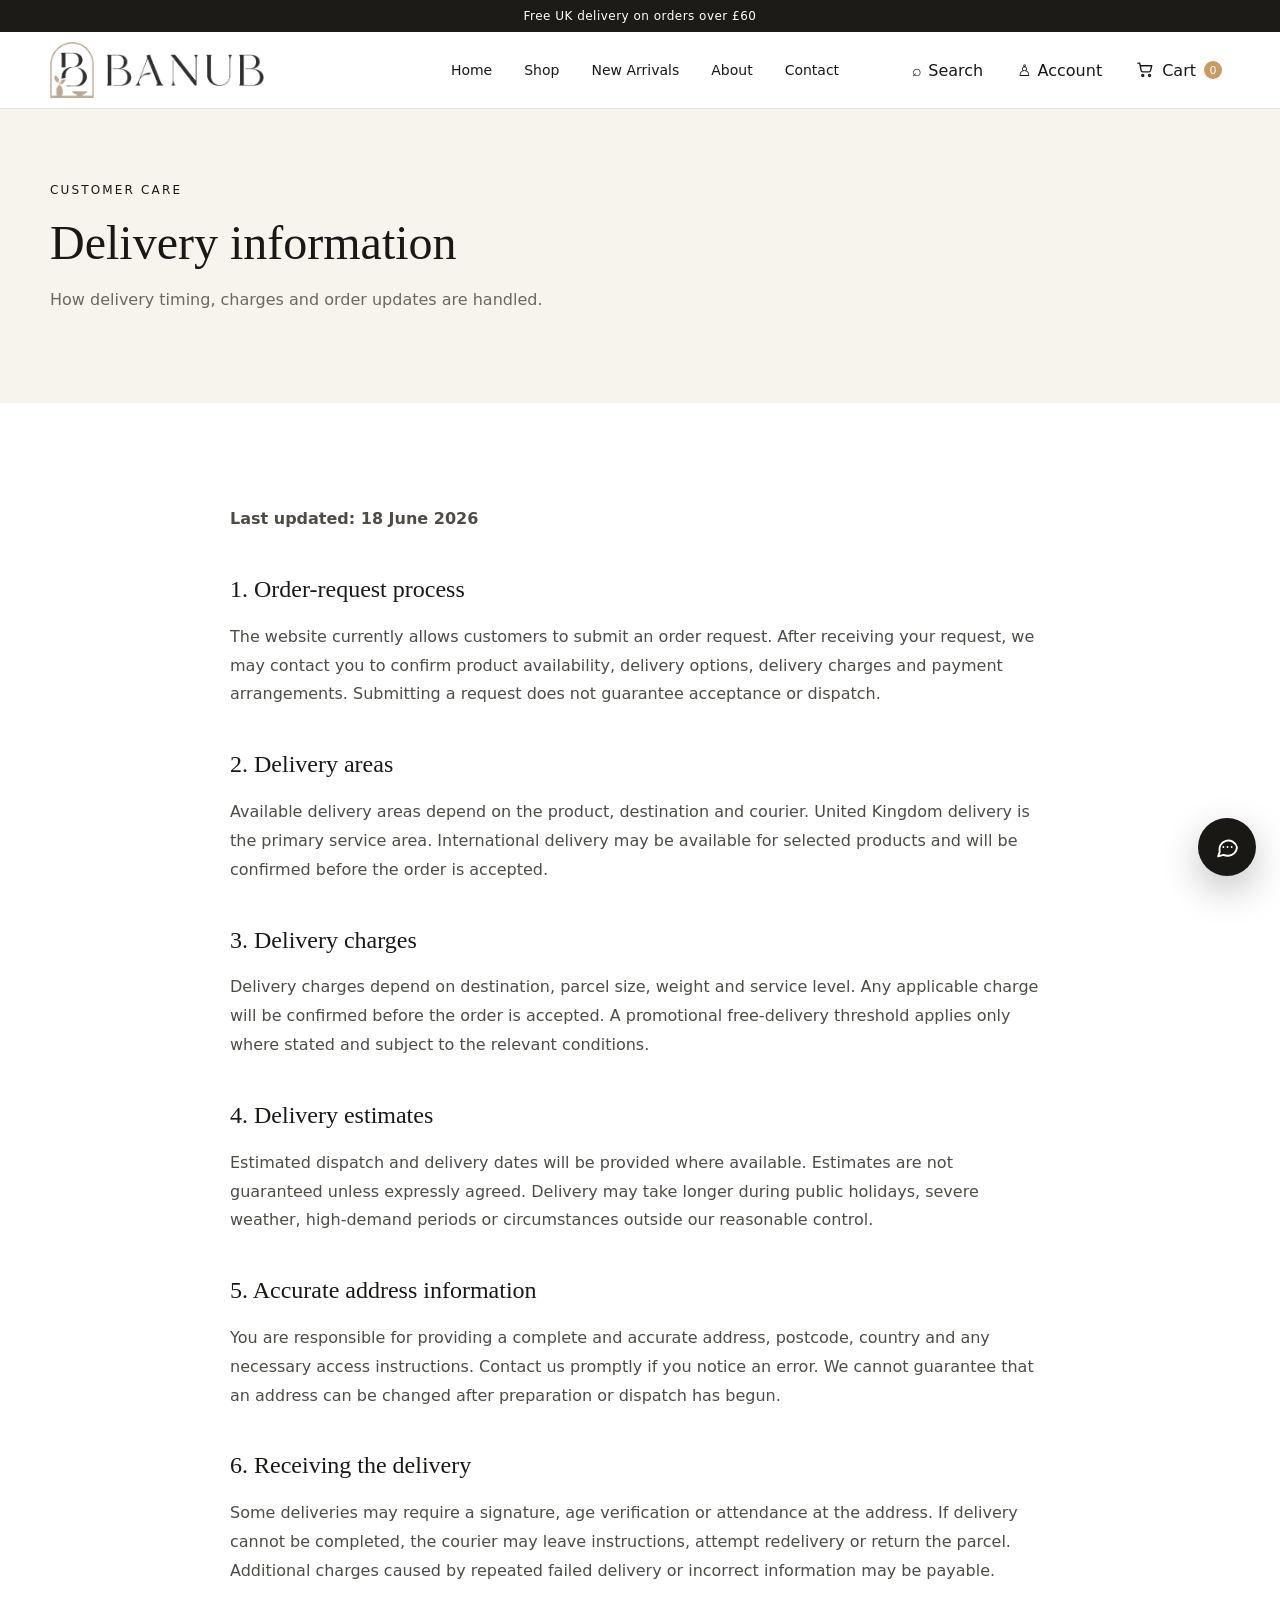
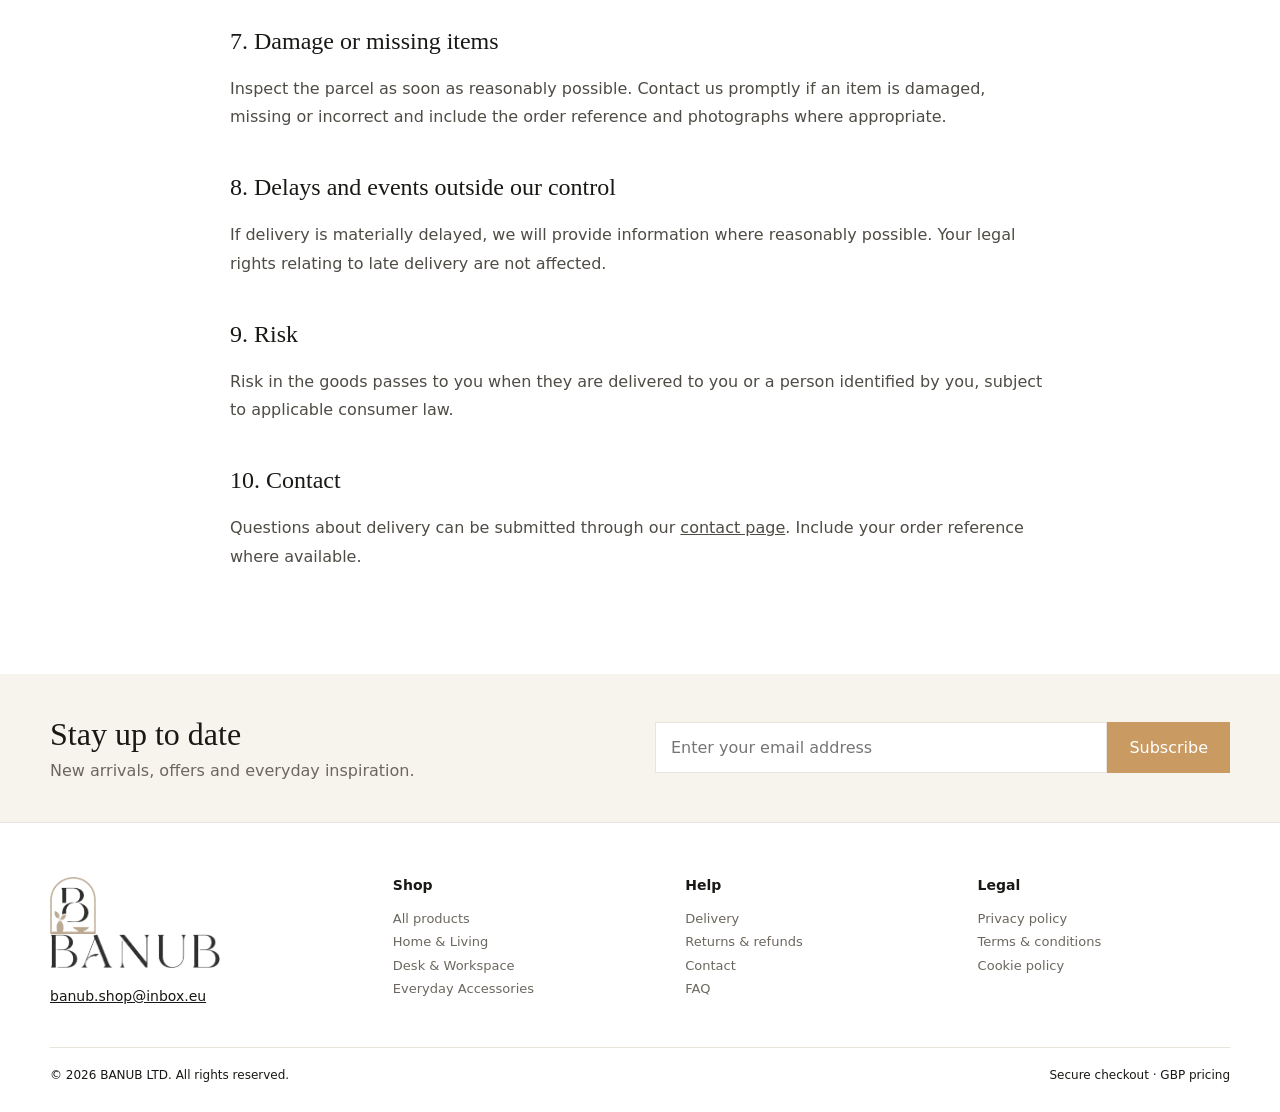
<file: delivery.html>
<!doctype html><html lang="en"><head><meta charset="utf-8"><meta name="viewport" content="width=device-width,initial-scale=1"><meta name="color-scheme" content="light only"><title>Delivery information — BANUB</title><link rel="icon" type="image/png" sizes="32x32" href="assets/images/favicon.png"><link rel="apple-touch-icon" href="assets/images/apple-touch-icon.png"><meta name="description" content="BANUB LTD delivery process, charges and timing."><link rel="stylesheet" href="assets/styles.css?v=20260621-15"><script src="assets/data.js?v=20260621-15"></script><script src="assets/app.js?v=20260621-15" defer></script></head><body><div data-site-header></div><main><section class="page-hero"><div class="container"><div class="eyebrow">Customer care</div><h1>Delivery information</h1><p>How delivery timing, charges and order updates are handled.</p></div></section><section class="section"><div class="container legal"><p><strong>Last updated: 18 June 2026</strong></p>
<h2>1. Order-request process</h2><p>The website currently allows customers to submit an order request. After receiving your request, we may contact you to confirm product availability, delivery options, delivery charges and payment arrangements. Submitting a request does not guarantee acceptance or dispatch.</p>
<h2>2. Delivery areas</h2><p>Available delivery areas depend on the product, destination and courier. United Kingdom delivery is the primary service area. International delivery may be available for selected products and will be confirmed before the order is accepted.</p>
<h2>3. Delivery charges</h2><p>Delivery charges depend on destination, parcel size, weight and service level. Any applicable charge will be confirmed before the order is accepted. A promotional free-delivery threshold applies only where stated and subject to the relevant conditions.</p>
<h2>4. Delivery estimates</h2><p>Estimated dispatch and delivery dates will be provided where available. Estimates are not guaranteed unless expressly agreed. Delivery may take longer during public holidays, severe weather, high-demand periods or circumstances outside our reasonable control.</p>
<h2>5. Accurate address information</h2><p>You are responsible for providing a complete and accurate address, postcode, country and any necessary access instructions. Contact us promptly if you notice an error. We cannot guarantee that an address can be changed after preparation or dispatch has begun.</p>
<h2>6. Receiving the delivery</h2><p>Some deliveries may require a signature, age verification or attendance at the address. If delivery cannot be completed, the courier may leave instructions, attempt redelivery or return the parcel. Additional charges caused by repeated failed delivery or incorrect information may be payable.</p>
<h2>7. Damage or missing items</h2><p>Inspect the parcel as soon as reasonably possible. Contact us promptly if an item is damaged, missing or incorrect and include the order reference and photographs where appropriate.</p>
<h2>8. Delays and events outside our control</h2><p>If delivery is materially delayed, we will provide information where reasonably possible. Your legal rights relating to late delivery are not affected.</p>
<h2>9. Risk</h2><p>Risk in the goods passes to you when they are delivered to you or a person identified by you, subject to applicable consumer law.</p>
<h2>10. Contact</h2><p>Questions about delivery can be submitted through our <a href="contact.html"><u>contact page</u></a>. Include your order reference where available.</p></div></section></main><div data-site-footer></div></body></html>
</file>
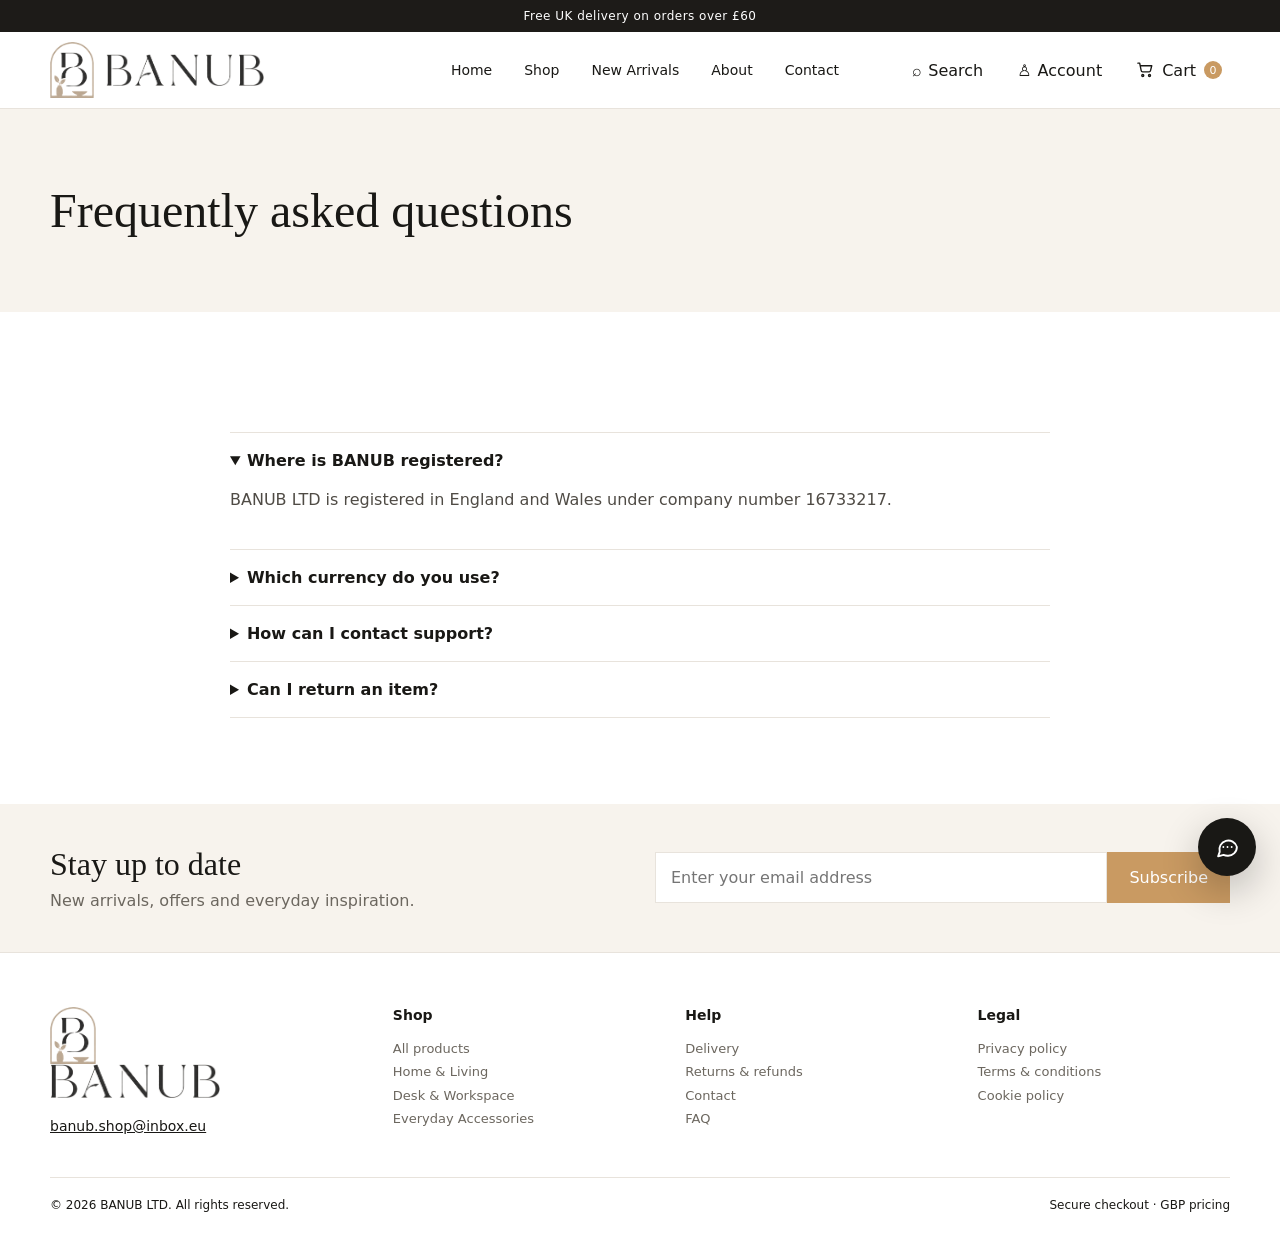
<file: faq.html>
<!doctype html><html lang="en"><head><meta charset="utf-8"><meta name="viewport" content="width=device-width,initial-scale=1"><meta name="color-scheme" content="light only"><title>FAQ — BANUB</title><link rel="icon" type="image/png" sizes="32x32" href="assets/images/favicon.png"><link rel="apple-touch-icon" href="assets/images/apple-touch-icon.png"><link rel="stylesheet" href="assets/styles.css?v=20260621-15"><script src="assets/data.js?v=20260621-15"></script><script src="assets/app.js?v=20260621-15" defer></script></head><body><div data-site-header></div><main><section class="page-hero"><div class="container"><h1>Frequently asked questions</h1></div></section><section class="section"><div class="container legal accordion"><details open><summary>Where is BANUB registered?</summary><p>BANUB LTD is registered in England and Wales under company number 16733217.</p></details><details><summary>Which currency do you use?</summary><p>Product prices are displayed in pounds sterling (GBP).</p></details><details><summary>How can I contact support?</summary><p>Use the contact form on this website. A business email address should be added before launch.</p></details><details><summary>Can I return an item?</summary><p>Please review the returns page for the current conditions.</p></details></div></section></main><div data-site-footer></div></body></html>
</file>
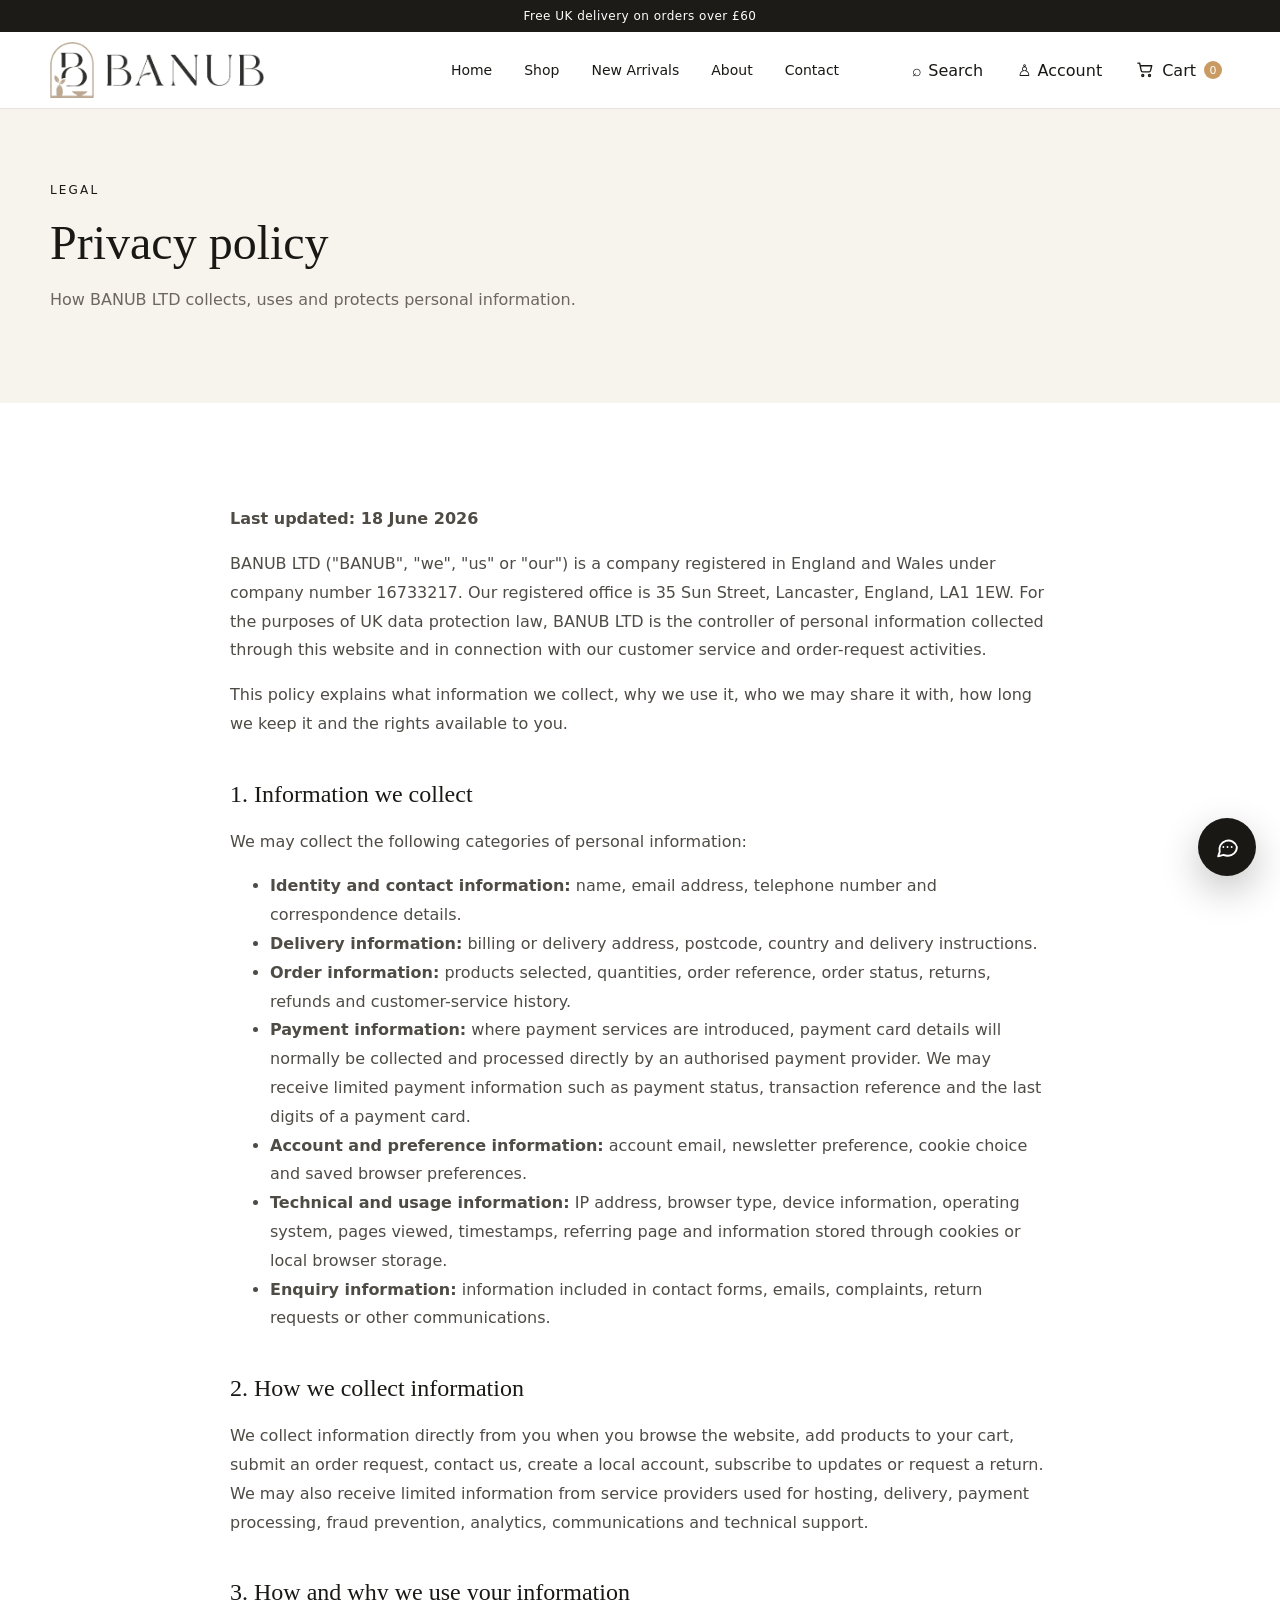
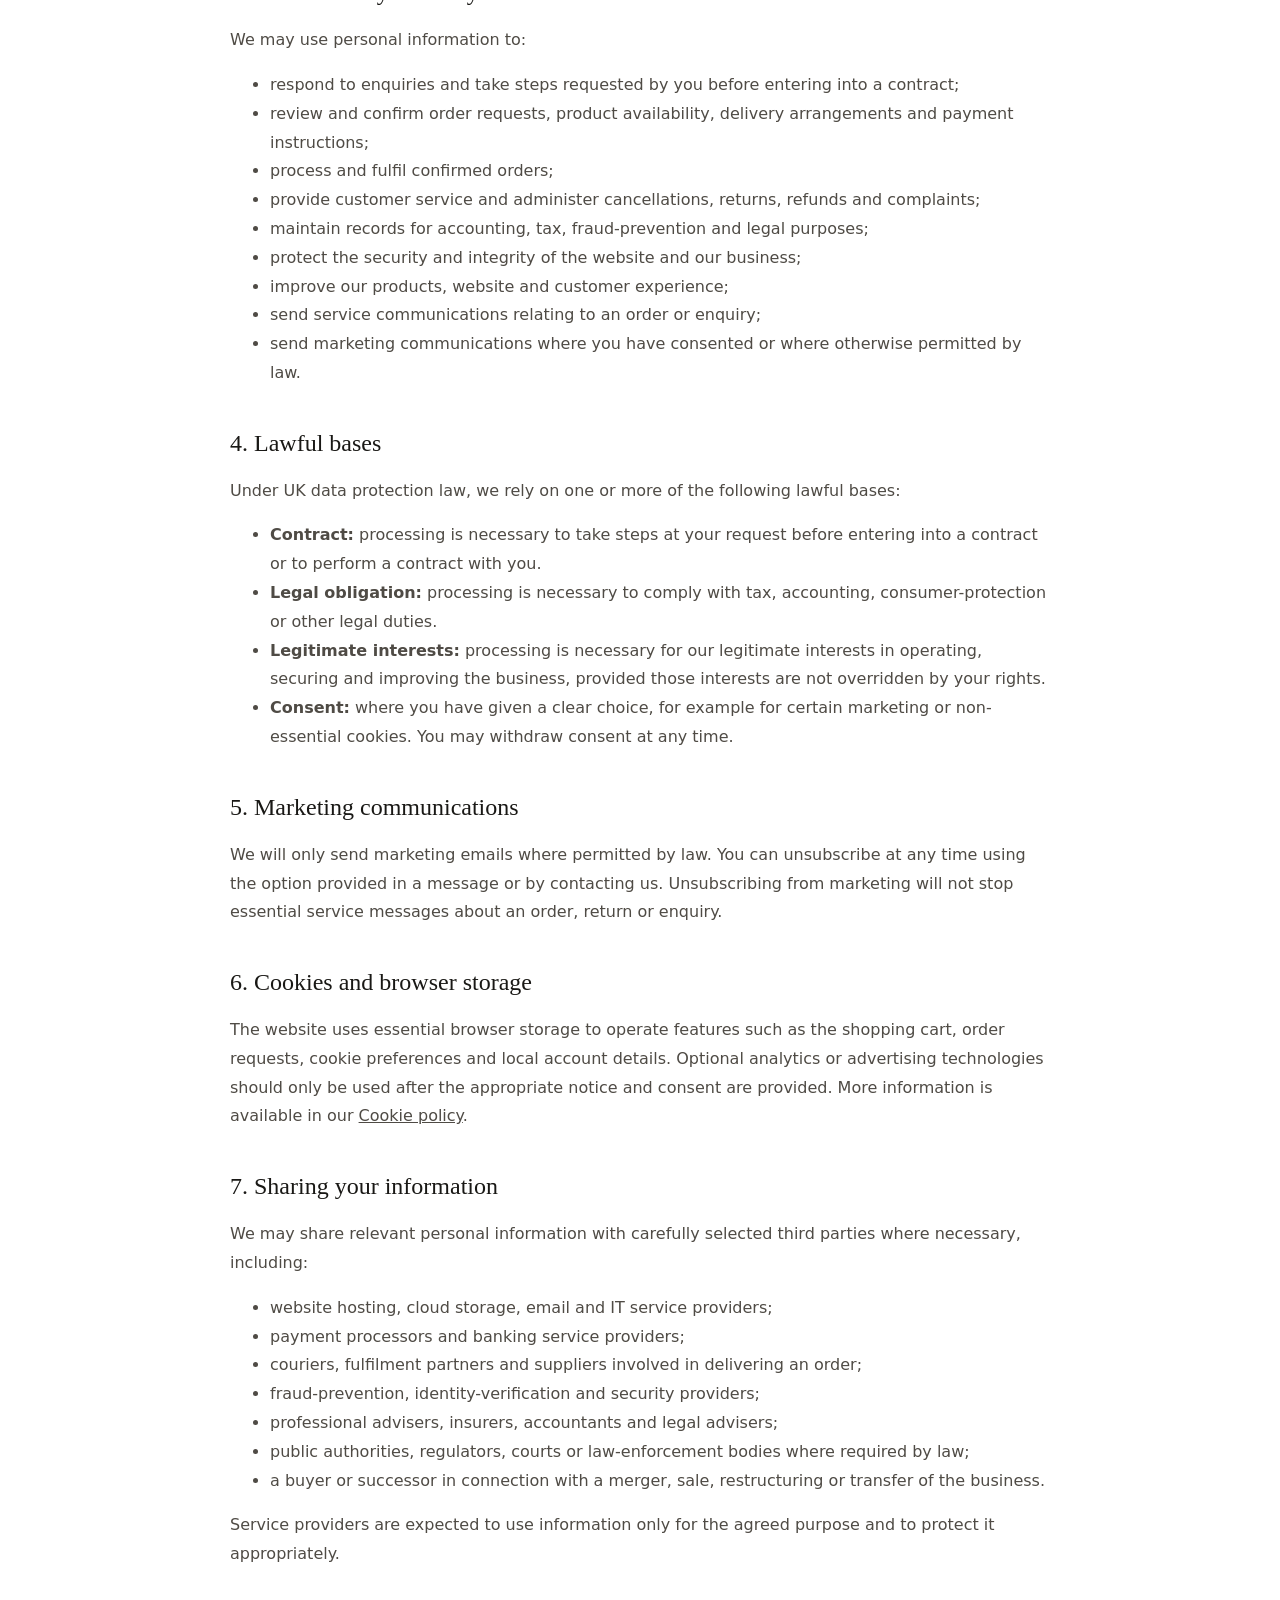
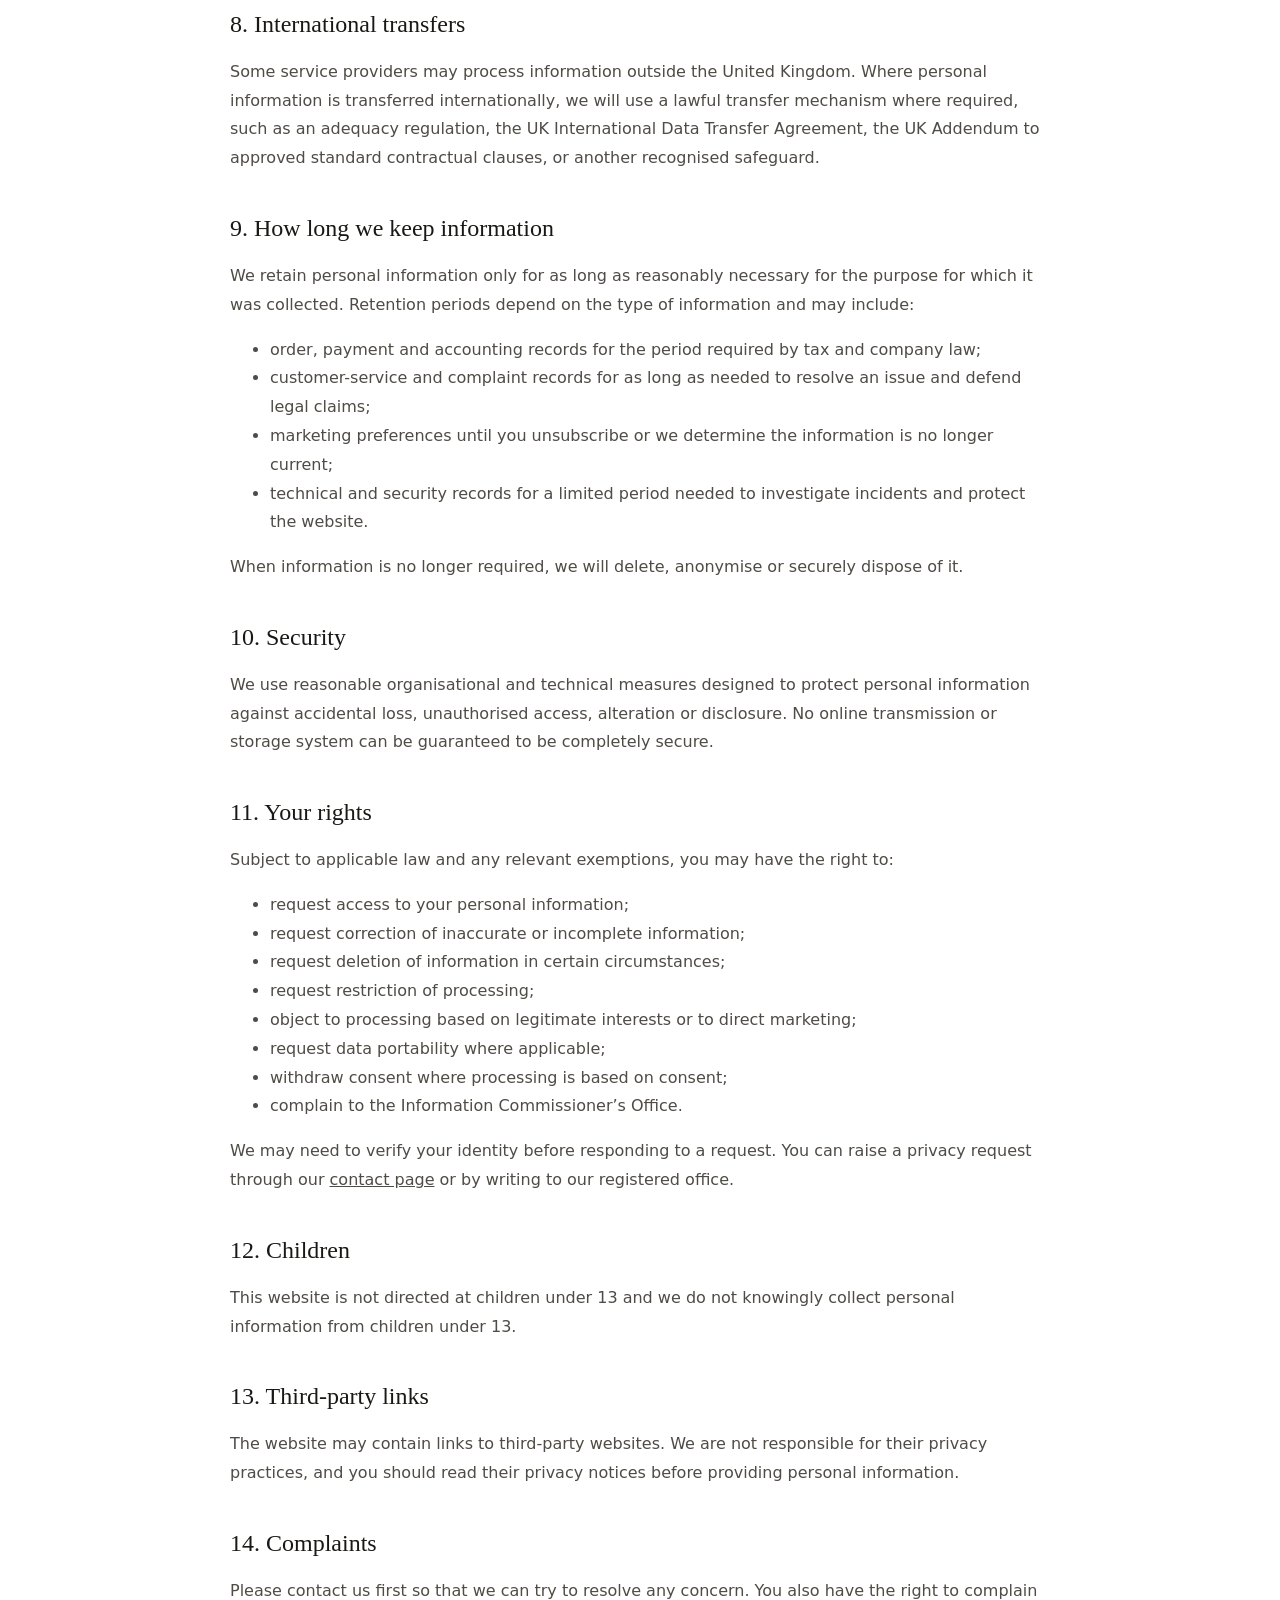
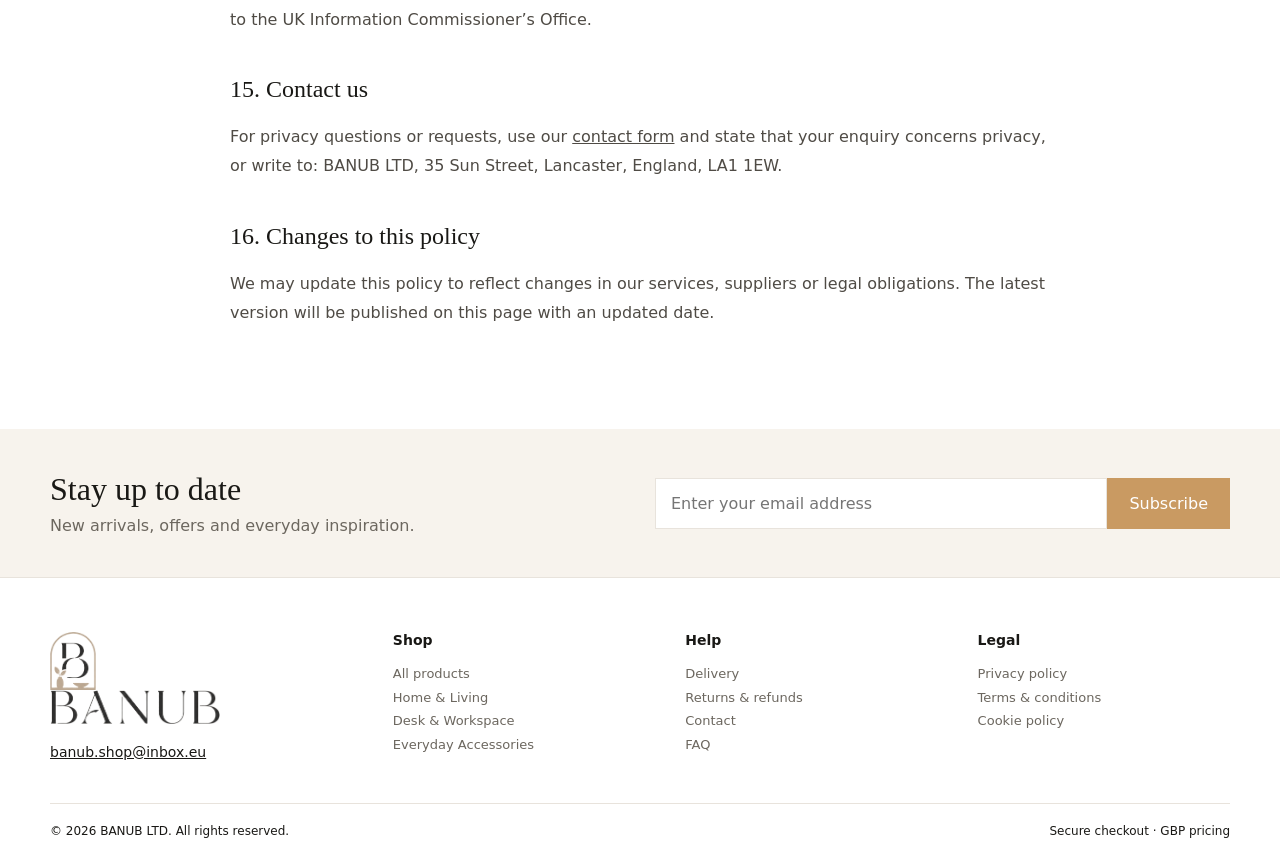
<file: privacy.html>
<!doctype html><html lang="en"><head><meta charset="utf-8"><meta name="viewport" content="width=device-width,initial-scale=1"><meta name="color-scheme" content="light only"><title>Privacy policy — BANUB</title><link rel="icon" type="image/png" sizes="32x32" href="assets/images/favicon.png"><link rel="apple-touch-icon" href="assets/images/apple-touch-icon.png"><meta name="description" content="How BANUB LTD collects, uses, stores and protects personal information."><link rel="stylesheet" href="assets/styles.css?v=20260621-15"><script src="assets/data.js?v=20260621-15"></script><script src="assets/app.js?v=20260621-15" defer></script></head><body><div data-site-header></div><main><section class="page-hero"><div class="container"><div class="eyebrow">Legal</div><h1>Privacy policy</h1><p>How BANUB LTD collects, uses and protects personal information.</p></div></section><section class="section"><div class="container legal"><p><strong>Last updated: 18 June 2026</strong></p><p>BANUB LTD ("BANUB", "we", "us" or "our") is a company registered in England and Wales under company number 16733217. Our registered office is 35 Sun Street, Lancaster, England, LA1 1EW. For the purposes of UK data protection law, BANUB LTD is the controller of personal information collected through this website and in connection with our customer service and order-request activities.</p><p>This policy explains what information we collect, why we use it, who we may share it with, how long we keep it and the rights available to you.</p>
<h2>1. Information we collect</h2><p>We may collect the following categories of personal information:</p><ul><li><strong>Identity and contact information:</strong> name, email address, telephone number and correspondence details.</li><li><strong>Delivery information:</strong> billing or delivery address, postcode, country and delivery instructions.</li><li><strong>Order information:</strong> products selected, quantities, order reference, order status, returns, refunds and customer-service history.</li><li><strong>Payment information:</strong> where payment services are introduced, payment card details will normally be collected and processed directly by an authorised payment provider. We may receive limited payment information such as payment status, transaction reference and the last digits of a payment card.</li><li><strong>Account and preference information:</strong> account email, newsletter preference, cookie choice and saved browser preferences.</li><li><strong>Technical and usage information:</strong> IP address, browser type, device information, operating system, pages viewed, timestamps, referring page and information stored through cookies or local browser storage.</li><li><strong>Enquiry information:</strong> information included in contact forms, emails, complaints, return requests or other communications.</li></ul>
<h2>2. How we collect information</h2><p>We collect information directly from you when you browse the website, add products to your cart, submit an order request, contact us, create a local account, subscribe to updates or request a return. We may also receive limited information from service providers used for hosting, delivery, payment processing, fraud prevention, analytics, communications and technical support.</p>
<h2>3. How and why we use your information</h2><p>We may use personal information to:</p><ul><li>respond to enquiries and take steps requested by you before entering into a contract;</li><li>review and confirm order requests, product availability, delivery arrangements and payment instructions;</li><li>process and fulfil confirmed orders;</li><li>provide customer service and administer cancellations, returns, refunds and complaints;</li><li>maintain records for accounting, tax, fraud-prevention and legal purposes;</li><li>protect the security and integrity of the website and our business;</li><li>improve our products, website and customer experience;</li><li>send service communications relating to an order or enquiry;</li><li>send marketing communications where you have consented or where otherwise permitted by law.</li></ul>
<h2>4. Lawful bases</h2><p>Under UK data protection law, we rely on one or more of the following lawful bases:</p><ul><li><strong>Contract:</strong> processing is necessary to take steps at your request before entering into a contract or to perform a contract with you.</li><li><strong>Legal obligation:</strong> processing is necessary to comply with tax, accounting, consumer-protection or other legal duties.</li><li><strong>Legitimate interests:</strong> processing is necessary for our legitimate interests in operating, securing and improving the business, provided those interests are not overridden by your rights.</li><li><strong>Consent:</strong> where you have given a clear choice, for example for certain marketing or non-essential cookies. You may withdraw consent at any time.</li></ul>
<h2>5. Marketing communications</h2><p>We will only send marketing emails where permitted by law. You can unsubscribe at any time using the option provided in a message or by contacting us. Unsubscribing from marketing will not stop essential service messages about an order, return or enquiry.</p>
<h2>6. Cookies and browser storage</h2><p>The website uses essential browser storage to operate features such as the shopping cart, order requests, cookie preferences and local account details. Optional analytics or advertising technologies should only be used after the appropriate notice and consent are provided. More information is available in our <a href="cookies.html"><u>Cookie policy</u></a>.</p>
<h2>7. Sharing your information</h2><p>We may share relevant personal information with carefully selected third parties where necessary, including:</p><ul><li>website hosting, cloud storage, email and IT service providers;</li><li>payment processors and banking service providers;</li><li>couriers, fulfilment partners and suppliers involved in delivering an order;</li><li>fraud-prevention, identity-verification and security providers;</li><li>professional advisers, insurers, accountants and legal advisers;</li><li>public authorities, regulators, courts or law-enforcement bodies where required by law;</li><li>a buyer or successor in connection with a merger, sale, restructuring or transfer of the business.</li></ul><p>Service providers are expected to use information only for the agreed purpose and to protect it appropriately.</p>
<h2>8. International transfers</h2><p>Some service providers may process information outside the United Kingdom. Where personal information is transferred internationally, we will use a lawful transfer mechanism where required, such as an adequacy regulation, the UK International Data Transfer Agreement, the UK Addendum to approved standard contractual clauses, or another recognised safeguard.</p>
<h2>9. How long we keep information</h2><p>We retain personal information only for as long as reasonably necessary for the purpose for which it was collected. Retention periods depend on the type of information and may include:</p><ul><li>order, payment and accounting records for the period required by tax and company law;</li><li>customer-service and complaint records for as long as needed to resolve an issue and defend legal claims;</li><li>marketing preferences until you unsubscribe or we determine the information is no longer current;</li><li>technical and security records for a limited period needed to investigate incidents and protect the website.</li></ul><p>When information is no longer required, we will delete, anonymise or securely dispose of it.</p>
<h2>10. Security</h2><p>We use reasonable organisational and technical measures designed to protect personal information against accidental loss, unauthorised access, alteration or disclosure. No online transmission or storage system can be guaranteed to be completely secure.</p>
<h2>11. Your rights</h2><p>Subject to applicable law and any relevant exemptions, you may have the right to:</p><ul><li>request access to your personal information;</li><li>request correction of inaccurate or incomplete information;</li><li>request deletion of information in certain circumstances;</li><li>request restriction of processing;</li><li>object to processing based on legitimate interests or to direct marketing;</li><li>request data portability where applicable;</li><li>withdraw consent where processing is based on consent;</li><li>complain to the Information Commissioner’s Office.</li></ul><p>We may need to verify your identity before responding to a request. You can raise a privacy request through our <a href="contact.html"><u>contact page</u></a> or by writing to our registered office.</p>
<h2>12. Children</h2><p>This website is not directed at children under 13 and we do not knowingly collect personal information from children under 13.</p>
<h2>13. Third-party links</h2><p>The website may contain links to third-party websites. We are not responsible for their privacy practices, and you should read their privacy notices before providing personal information.</p>
<h2>14. Complaints</h2><p>Please contact us first so that we can try to resolve any concern. You also have the right to complain to the UK Information Commissioner’s Office.</p>
<h2>15. Contact us</h2><p>For privacy questions or requests, use our <a href="contact.html"><u>contact form</u></a> and state that your enquiry concerns privacy, or write to: BANUB LTD, 35 Sun Street, Lancaster, England, LA1 1EW.</p>
<h2>16. Changes to this policy</h2><p>We may update this policy to reflect changes in our services, suppliers or legal obligations. The latest version will be published on this page with an updated date.</p></div></section></main><div data-site-footer></div></body></html>
</file>
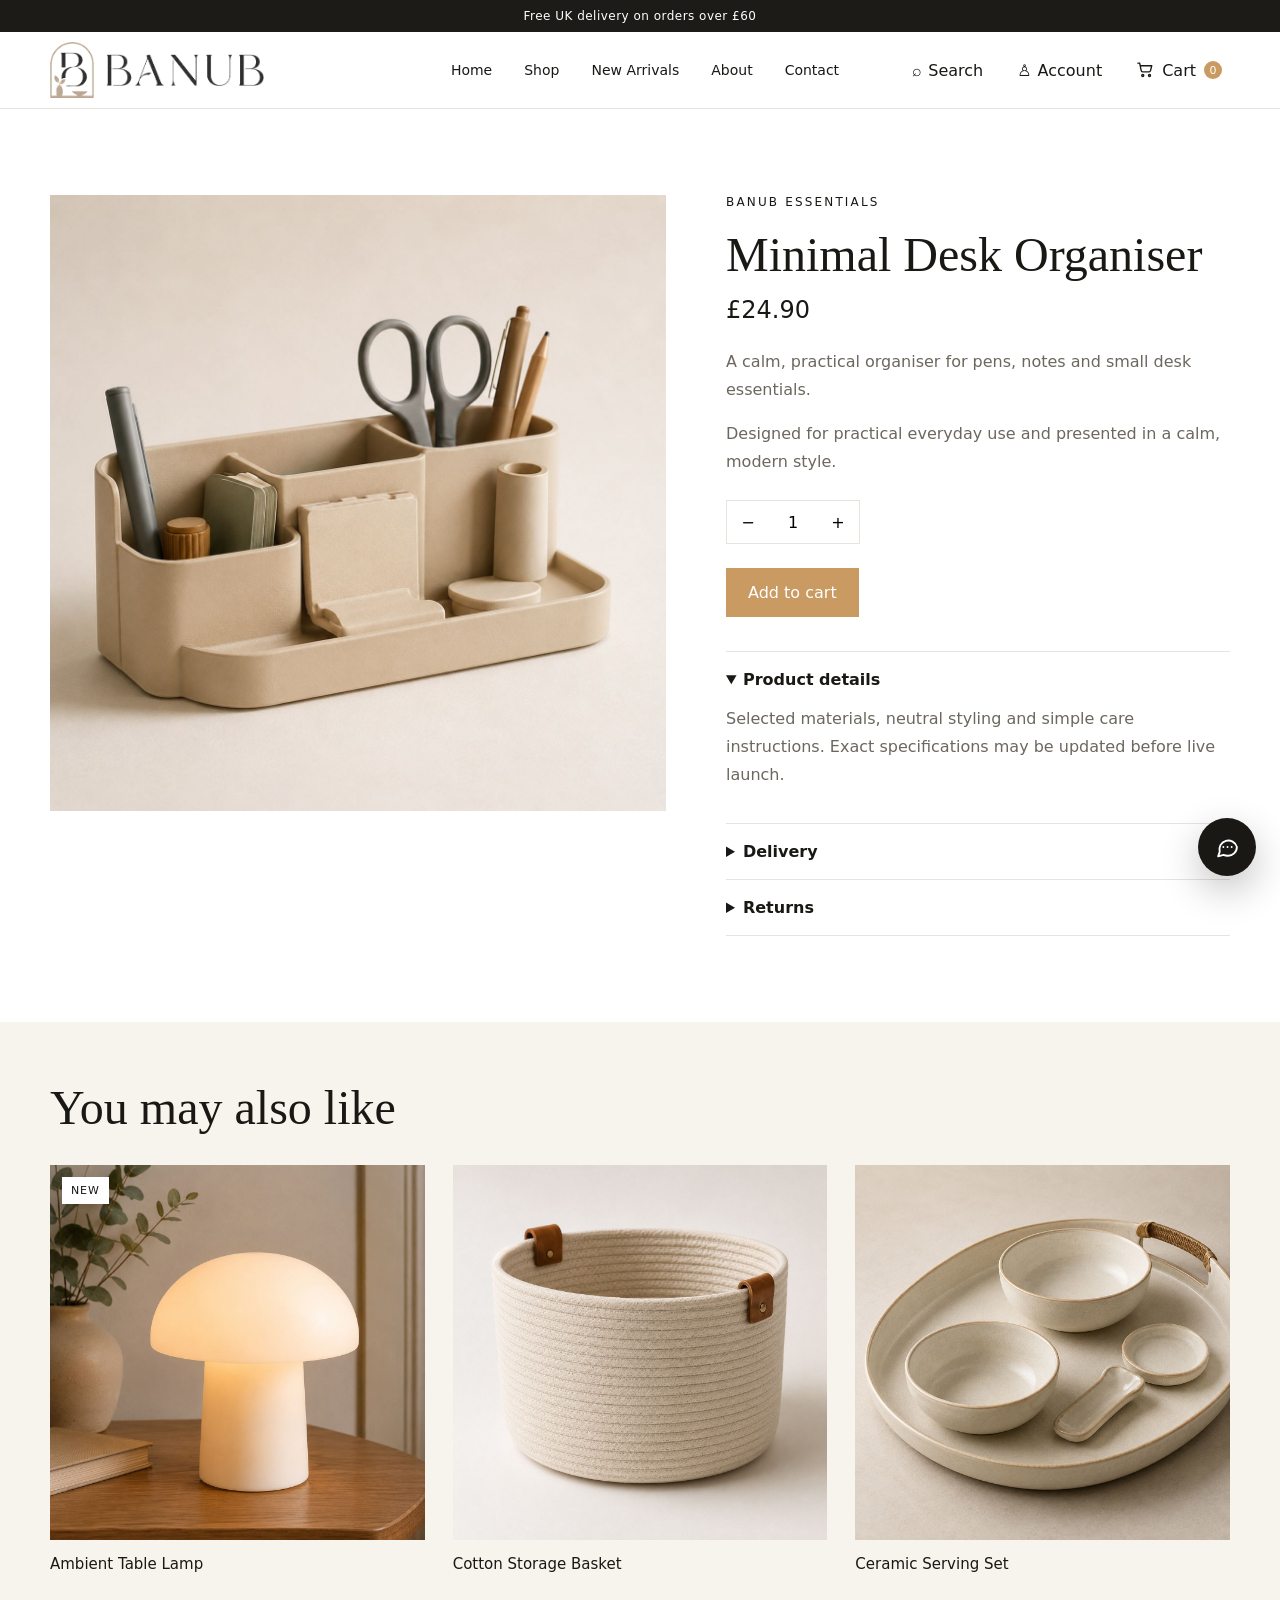
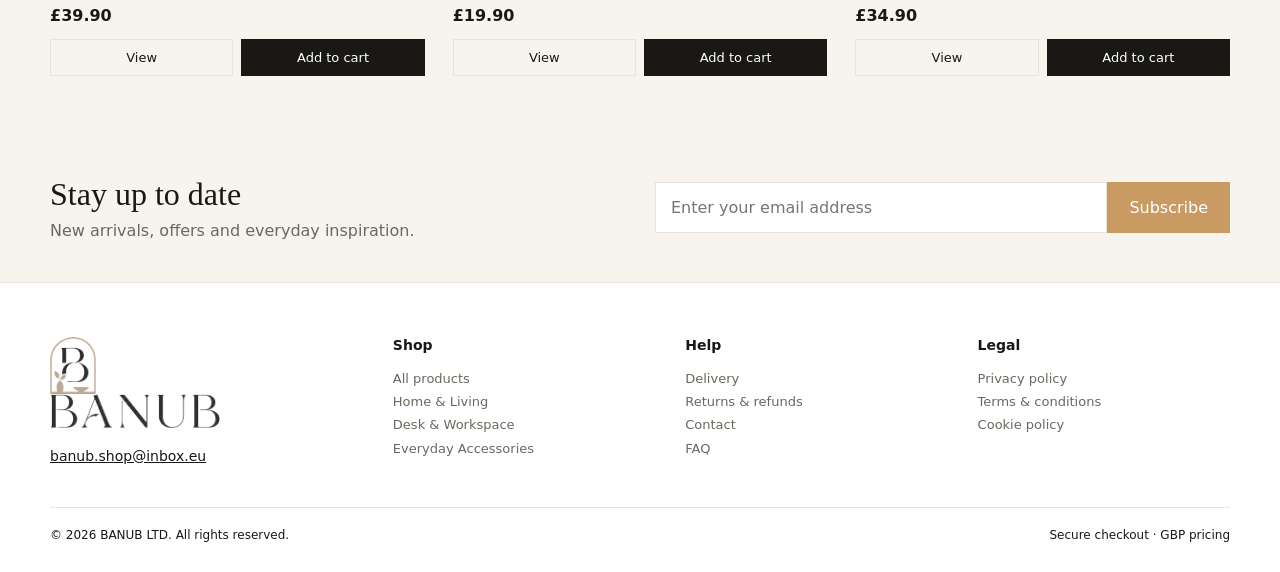
<file: product.html>
<!doctype html><html lang="en"><head><meta charset="utf-8"><meta name="viewport" content="width=device-width,initial-scale=1"><meta name="color-scheme" content="light only"><title>Product — BANUB</title><link rel="icon" type="image/png" sizes="32x32" href="assets/images/favicon.png"><link rel="apple-touch-icon" href="assets/images/apple-touch-icon.png"><link rel="stylesheet" href="assets/styles.css?v=20260621-15"><script src="assets/data.js?v=20260621-15"></script><script src="assets/app.js?v=20260621-15" defer></script></head><body><div data-site-header></div><main><section class="section"><div class="container product-detail" id="productDetail"></div></section><section class="section tight" style="background:var(--cream)"><div class="container"><div class="section-head"><div><h2>You may also like</h2></div></div><div class="products-grid" id="related"></div></div></section></main><div data-site-footer></div><script>document.addEventListener('DOMContentLoaded',()=>{const id=new URLSearchParams(location.search).get('id');const p=BANUB_PRODUCTS.find(x=>x.id===id)||BANUB_PRODUCTS[0];document.title=p.name+' — BANUB';document.getElementById('productDetail').innerHTML=`<div><img src="${p.image}" alt="${p.name}"></div><div class="product-info"><div class="eyebrow">BANUB essentials</div><h1>${p.name}</h1><div class="price">£${p.price.toFixed(2)}</div><p>${p.description}</p><p>Designed for practical everyday use and presented in a calm, modern style.</p><div class="quantity"><button id="minus">−</button><input id="qty" value="1" readonly><button id="plus">+</button></div><button class="btn accent" id="addProduct">Add to cart</button><div class="accordion"><details open><summary>Product details</summary><p>Selected materials, neutral styling and simple care instructions. Exact specifications may be updated before live launch.</p></details><details><summary>Delivery</summary><p>Standard UK delivery information is available on our delivery page.</p></details><details><summary>Returns</summary><p>Eligible unused items may be returned in line with our returns policy.</p></details></div></div>`;let q=1;const input=document.getElementById('qty');document.getElementById('minus').onclick=()=>{q=Math.max(1,q-1);input.value=q};document.getElementById('plus').onclick=()=>{q++;input.value=q};document.getElementById('addProduct').onclick=()=>addToCart(p.id,q);renderProductGrid(document.getElementById('related'),BANUB_PRODUCTS.filter(x=>x.id!==p.id).slice(0,3))});</script></body></html>
</file>
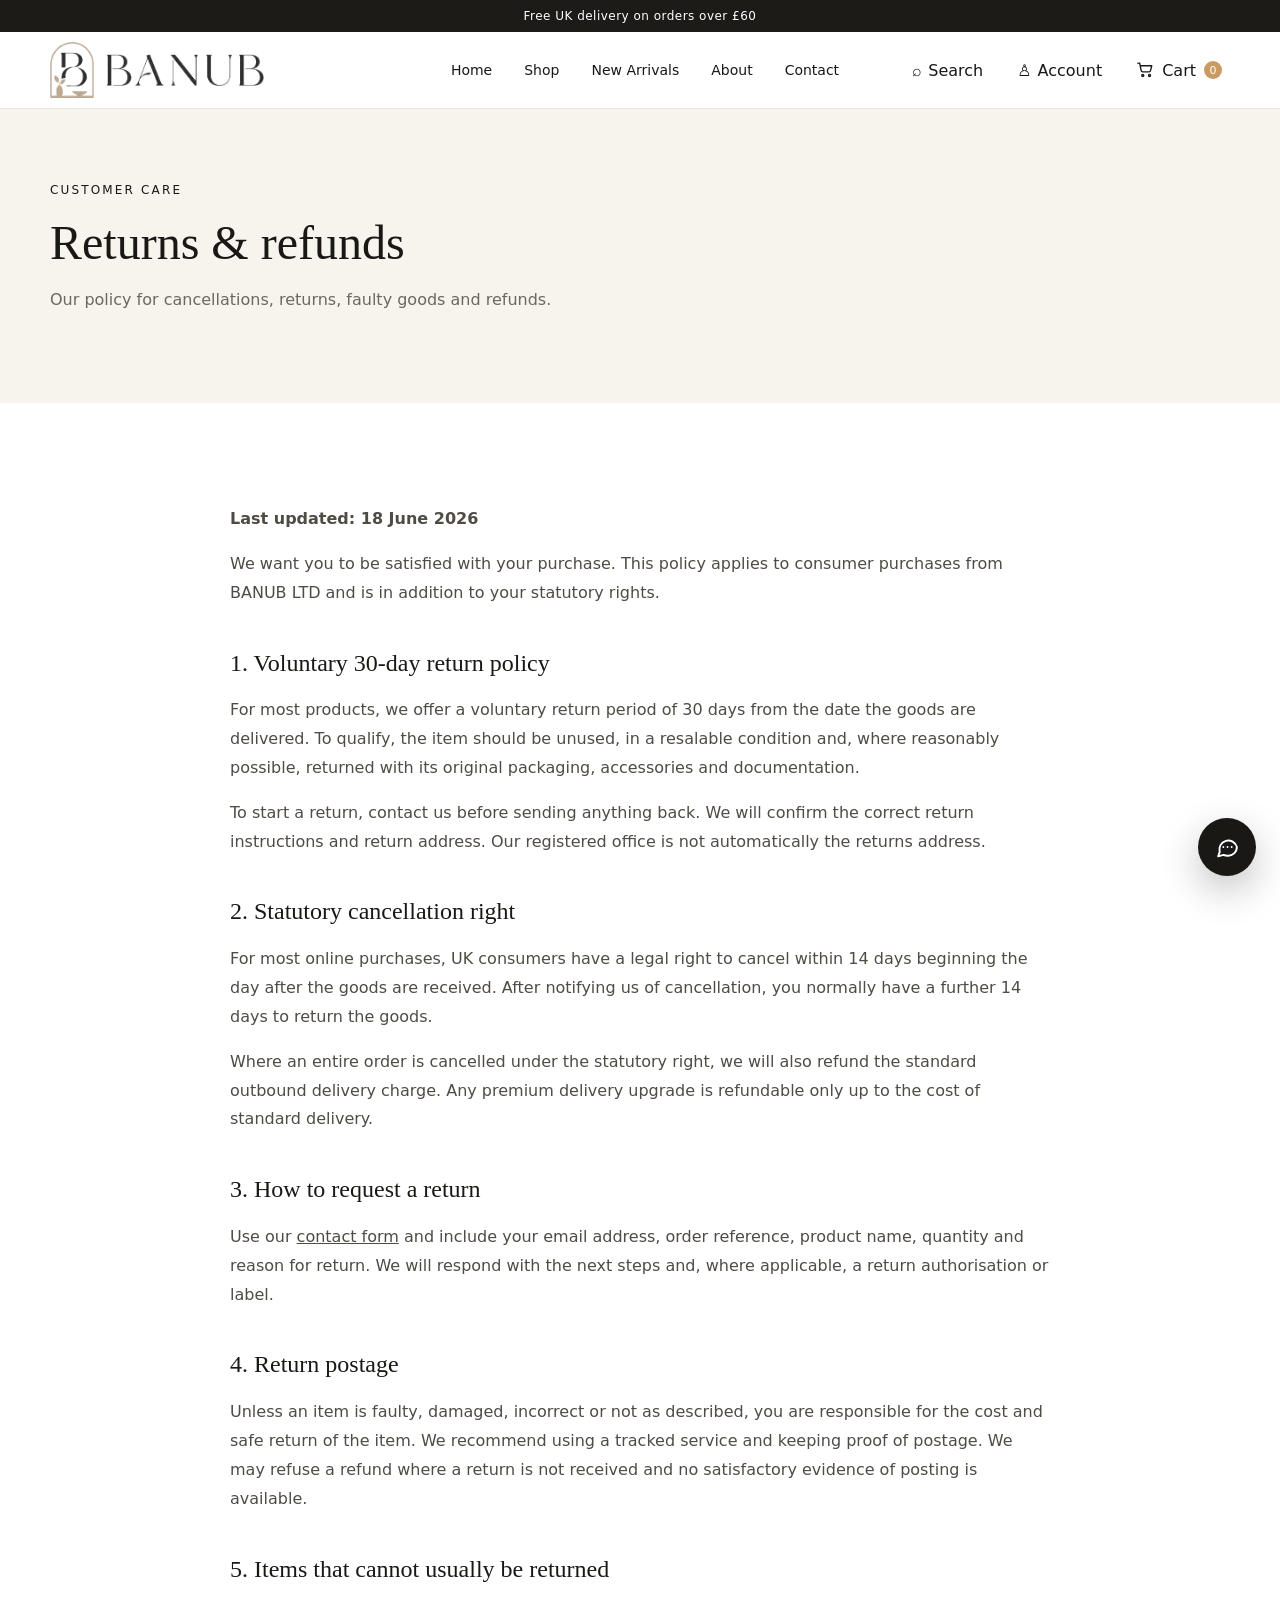
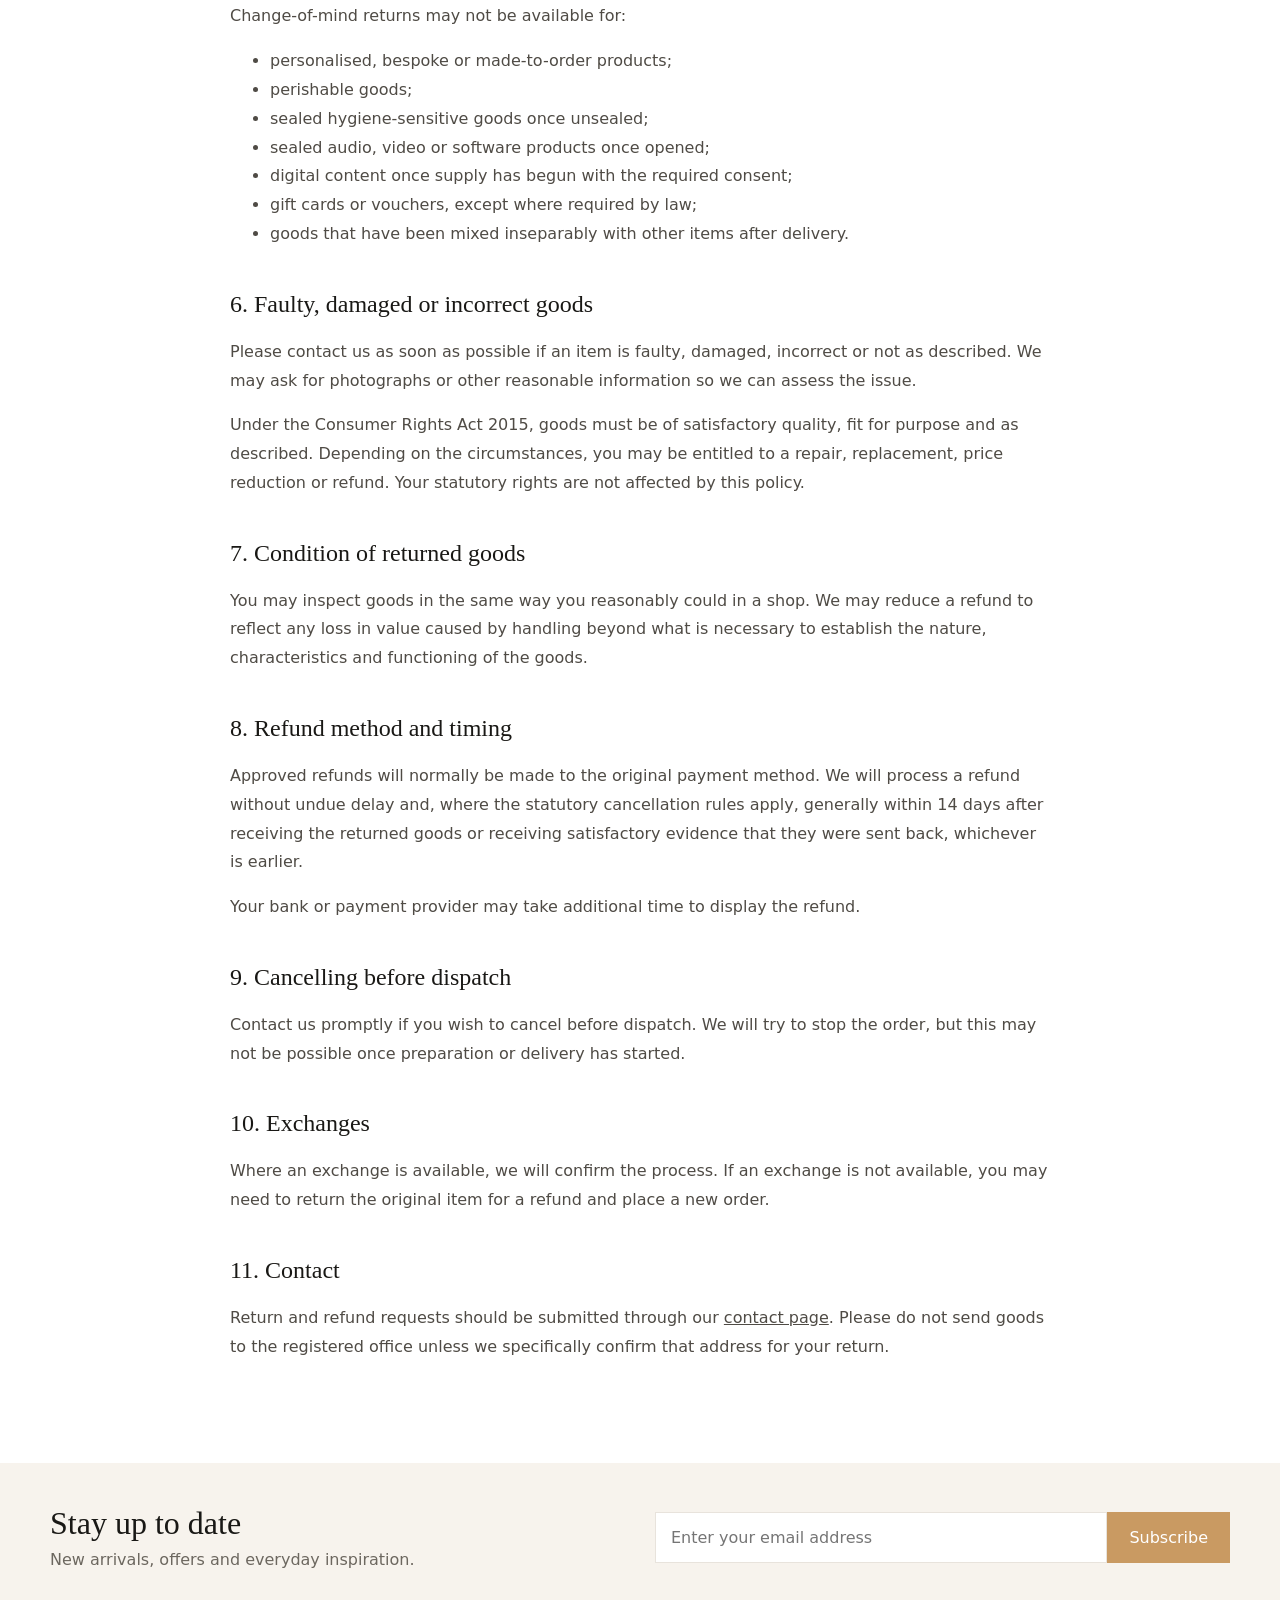
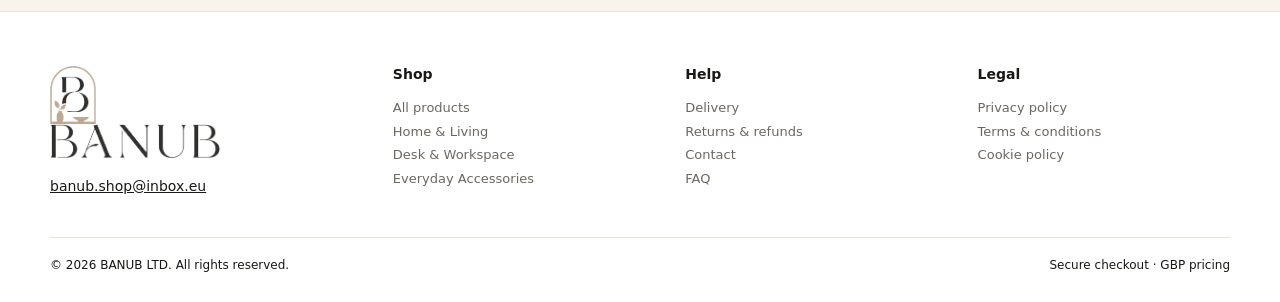
<file: returns.html>
<!doctype html><html lang="en"><head><meta charset="utf-8"><meta name="viewport" content="width=device-width,initial-scale=1"><meta name="color-scheme" content="light only"><title>Returns & refunds — BANUB</title><link rel="icon" type="image/png" sizes="32x32" href="assets/images/favicon.png"><link rel="apple-touch-icon" href="assets/images/apple-touch-icon.png"><meta name="description" content="BANUB LTD returns, cancellation and refund policy."><link rel="stylesheet" href="assets/styles.css?v=20260621-15"><script src="assets/data.js?v=20260621-15"></script><script src="assets/app.js?v=20260621-15" defer></script></head><body><div data-site-header></div><main><section class="page-hero"><div class="container"><div class="eyebrow">Customer care</div><h1>Returns & refunds</h1><p>Our policy for cancellations, returns, faulty goods and refunds.</p></div></section><section class="section"><div class="container legal"><p><strong>Last updated: 18 June 2026</strong></p><p>We want you to be satisfied with your purchase. This policy applies to consumer purchases from BANUB LTD and is in addition to your statutory rights.</p>
<h2>1. Voluntary 30-day return policy</h2><p>For most products, we offer a voluntary return period of 30 days from the date the goods are delivered. To qualify, the item should be unused, in a resalable condition and, where reasonably possible, returned with its original packaging, accessories and documentation.</p><p>To start a return, contact us before sending anything back. We will confirm the correct return instructions and return address. Our registered office is not automatically the returns address.</p>
<h2>2. Statutory cancellation right</h2><p>For most online purchases, UK consumers have a legal right to cancel within 14 days beginning the day after the goods are received. After notifying us of cancellation, you normally have a further 14 days to return the goods.</p><p>Where an entire order is cancelled under the statutory right, we will also refund the standard outbound delivery charge. Any premium delivery upgrade is refundable only up to the cost of standard delivery.</p>
<h2>3. How to request a return</h2><p>Use our <a href="contact.html"><u>contact form</u></a> and include your email address, order reference, product name, quantity and reason for return. We will respond with the next steps and, where applicable, a return authorisation or label.</p>
<h2>4. Return postage</h2><p>Unless an item is faulty, damaged, incorrect or not as described, you are responsible for the cost and safe return of the item. We recommend using a tracked service and keeping proof of postage. We may refuse a refund where a return is not received and no satisfactory evidence of posting is available.</p>
<h2>5. Items that cannot usually be returned</h2><p>Change-of-mind returns may not be available for:</p><ul><li>personalised, bespoke or made-to-order products;</li><li>perishable goods;</li><li>sealed hygiene-sensitive goods once unsealed;</li><li>sealed audio, video or software products once opened;</li><li>digital content once supply has begun with the required consent;</li><li>gift cards or vouchers, except where required by law;</li><li>goods that have been mixed inseparably with other items after delivery.</li></ul>
<h2>6. Faulty, damaged or incorrect goods</h2><p>Please contact us as soon as possible if an item is faulty, damaged, incorrect or not as described. We may ask for photographs or other reasonable information so we can assess the issue.</p><p>Under the Consumer Rights Act 2015, goods must be of satisfactory quality, fit for purpose and as described. Depending on the circumstances, you may be entitled to a repair, replacement, price reduction or refund. Your statutory rights are not affected by this policy.</p>
<h2>7. Condition of returned goods</h2><p>You may inspect goods in the same way you reasonably could in a shop. We may reduce a refund to reflect any loss in value caused by handling beyond what is necessary to establish the nature, characteristics and functioning of the goods.</p>
<h2>8. Refund method and timing</h2><p>Approved refunds will normally be made to the original payment method. We will process a refund without undue delay and, where the statutory cancellation rules apply, generally within 14 days after receiving the returned goods or receiving satisfactory evidence that they were sent back, whichever is earlier.</p><p>Your bank or payment provider may take additional time to display the refund.</p>
<h2>9. Cancelling before dispatch</h2><p>Contact us promptly if you wish to cancel before dispatch. We will try to stop the order, but this may not be possible once preparation or delivery has started.</p>
<h2>10. Exchanges</h2><p>Where an exchange is available, we will confirm the process. If an exchange is not available, you may need to return the original item for a refund and place a new order.</p>
<h2>11. Contact</h2><p>Return and refund requests should be submitted through our <a href="contact.html"><u>contact page</u></a>. Please do not send goods to the registered office unless we specifically confirm that address for your return.</p></div></section></main><div data-site-footer></div></body></html>
</file>
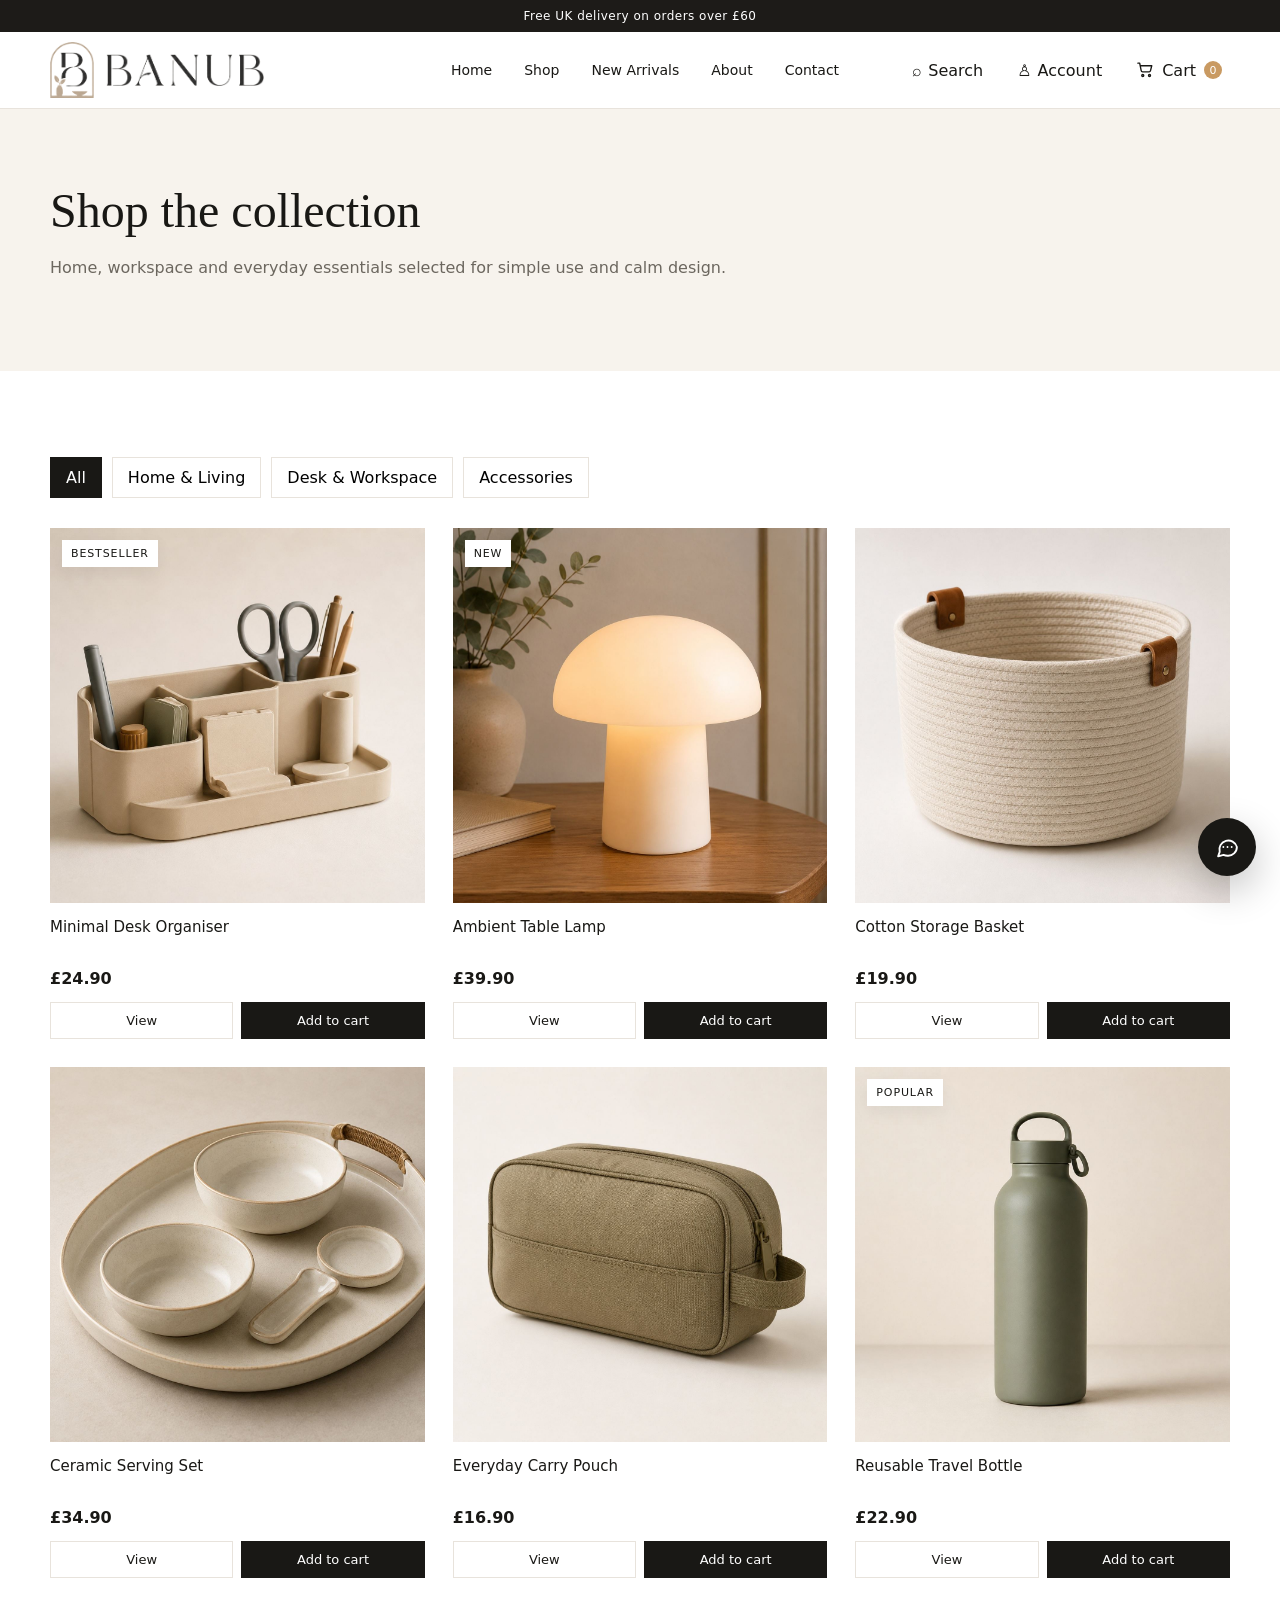
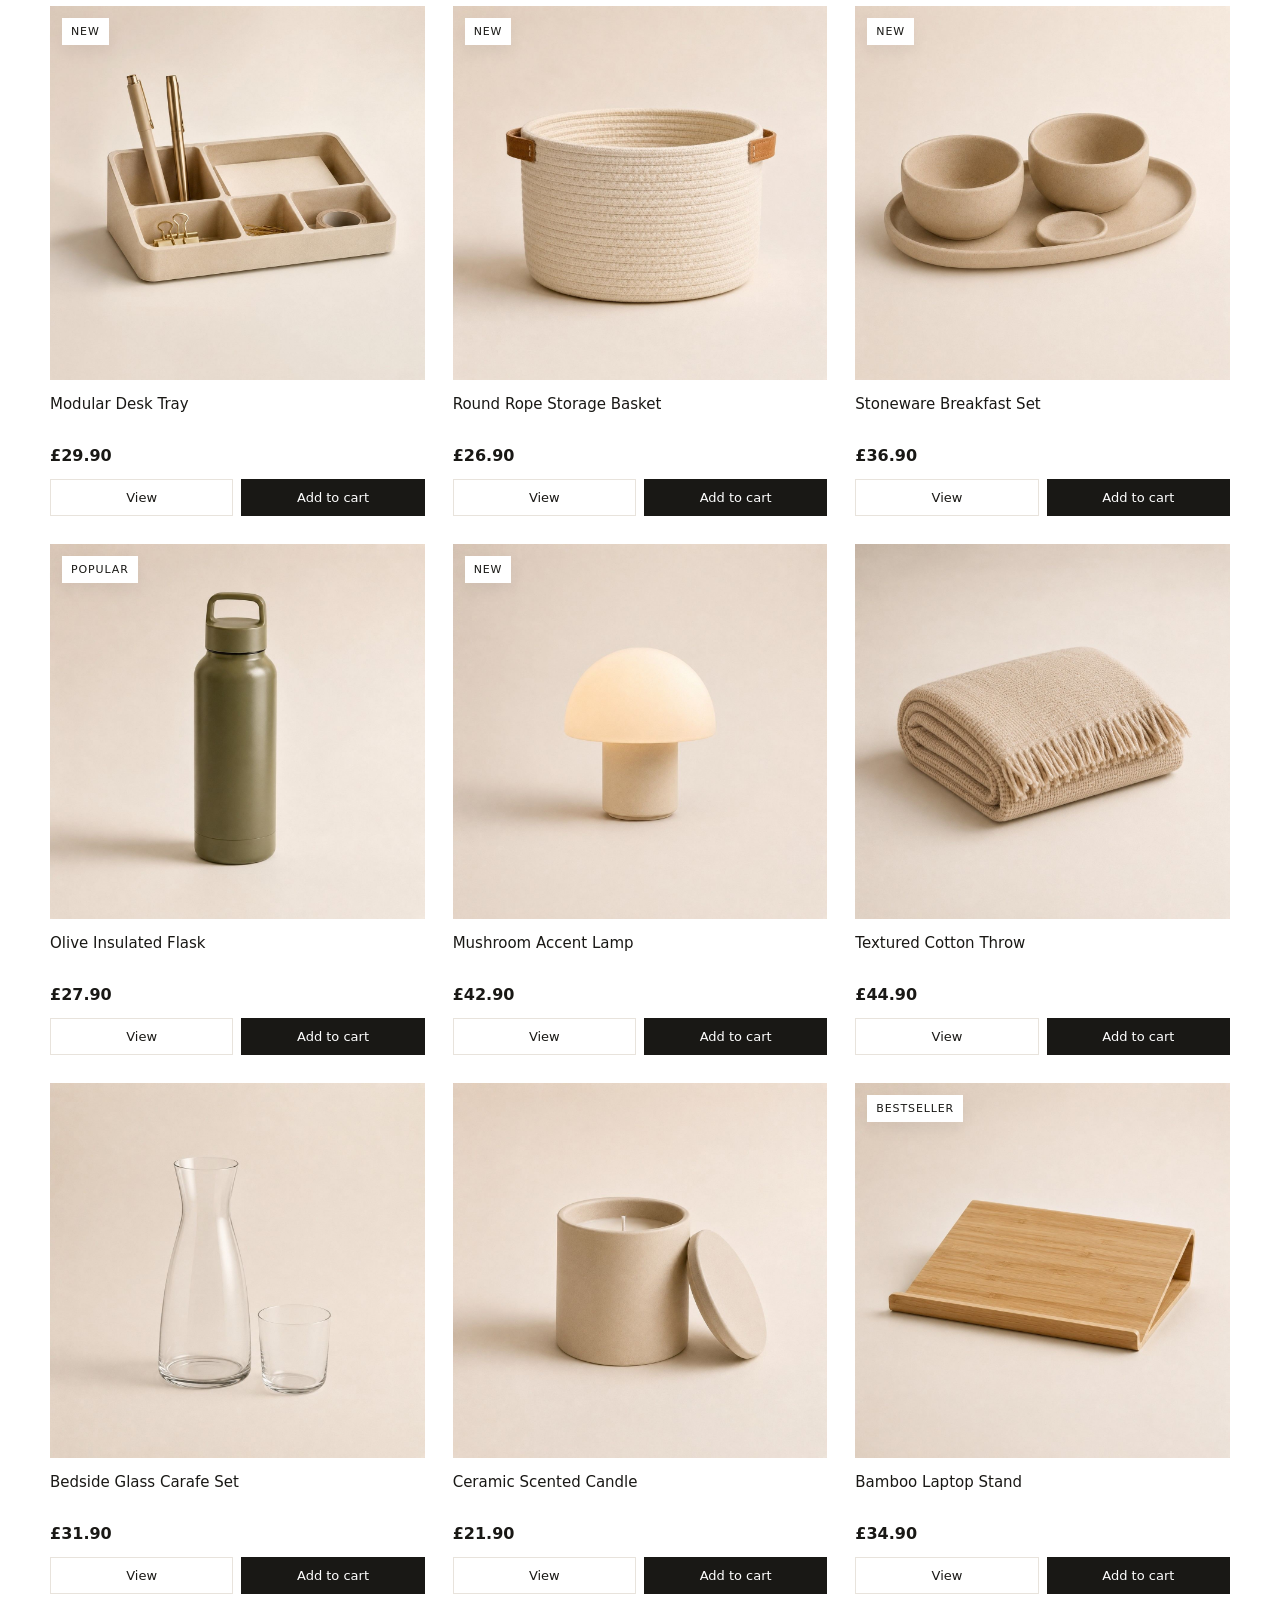
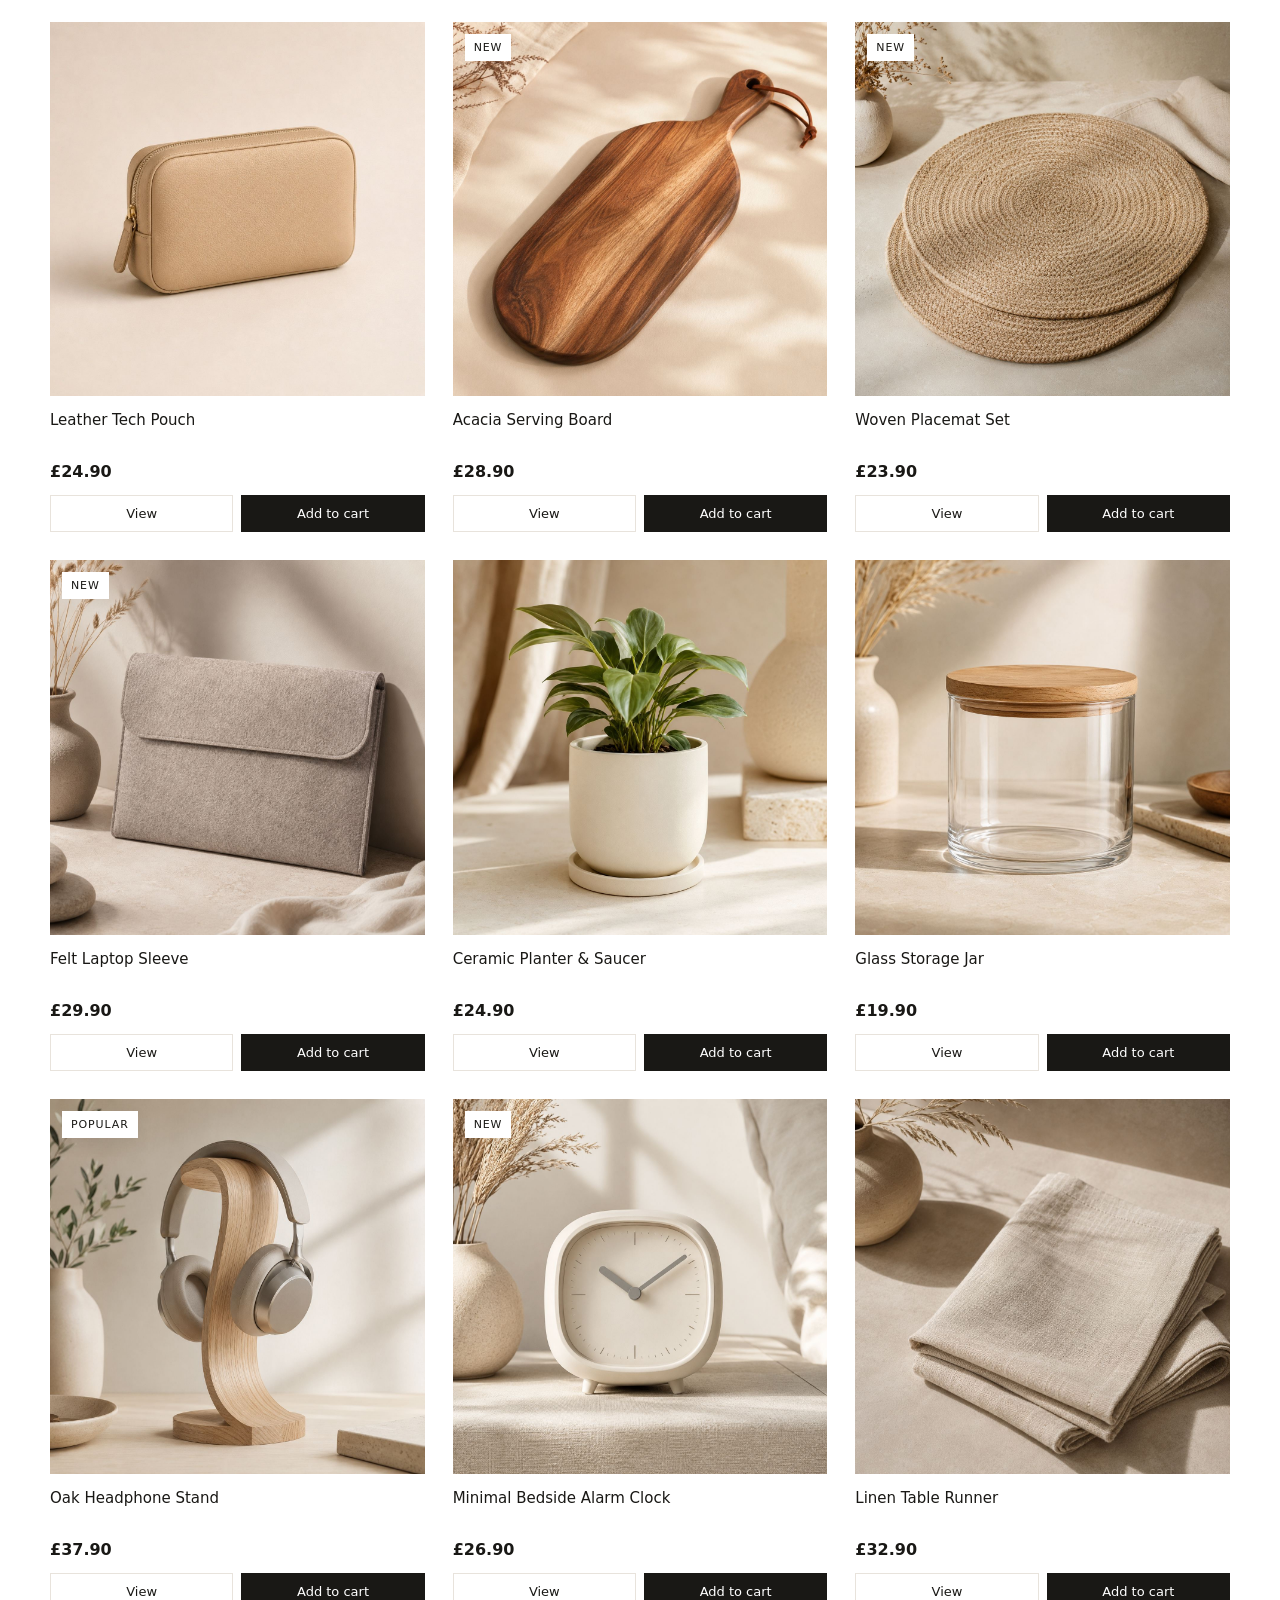
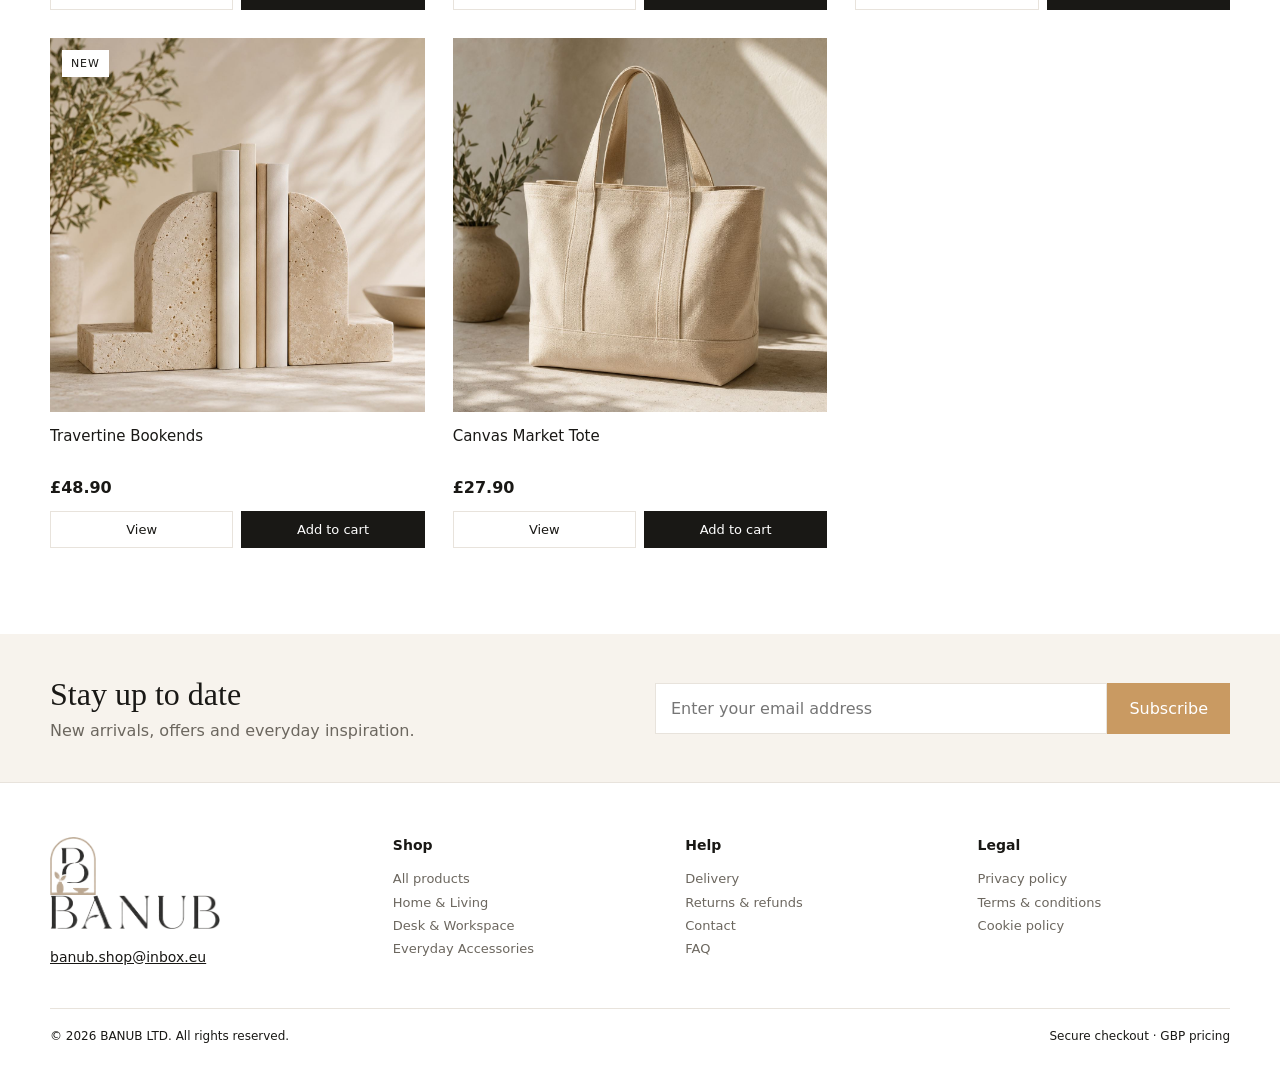
<file: shop.html>
<!doctype html><html lang="en"><head><meta charset="utf-8"><meta name="viewport" content="width=device-width,initial-scale=1"><meta name="color-scheme" content="light only"><title>Shop — BANUB</title><link rel="icon" type="image/png" sizes="32x32" href="assets/images/favicon.png"><link rel="apple-touch-icon" href="assets/images/apple-touch-icon.png"><link rel="stylesheet" href="assets/styles.css?v=20260621-15"><script src="assets/data.js?v=20260621-15"></script><script src="assets/app.js?v=20260621-15" defer></script></head><body><div data-site-header></div><main><section class="page-hero"><div class="container"><h1>Shop the collection</h1><p>Home, workspace and everyday essentials selected for simple use and calm design.</p></div></section><section class="section"><div class="container"><div class="filters"><button class="filter-btn active" data-filter="all">All</button><button class="filter-btn" data-filter="home">Home & Living</button><button class="filter-btn" data-filter="workspace">Desk & Workspace</button><button class="filter-btn" data-filter="accessories">Accessories</button></div><div class="products-grid" id="shopGrid"></div></div></section></main><div data-site-footer></div><script>document.addEventListener('DOMContentLoaded',()=>{const grid=document.getElementById('shopGrid');const params=new URLSearchParams(location.search);let initial=params.get('category')||'all';const apply=f=>{document.querySelectorAll('.filter-btn').forEach(b=>b.classList.toggle('active',b.dataset.filter===f));renderProductGrid(grid,f==='all'?BANUB_PRODUCTS:BANUB_PRODUCTS.filter(p=>p.category===f))};document.querySelectorAll('.filter-btn').forEach(b=>b.onclick=()=>apply(b.dataset.filter));apply(initial)});</script></body></html>
</file>
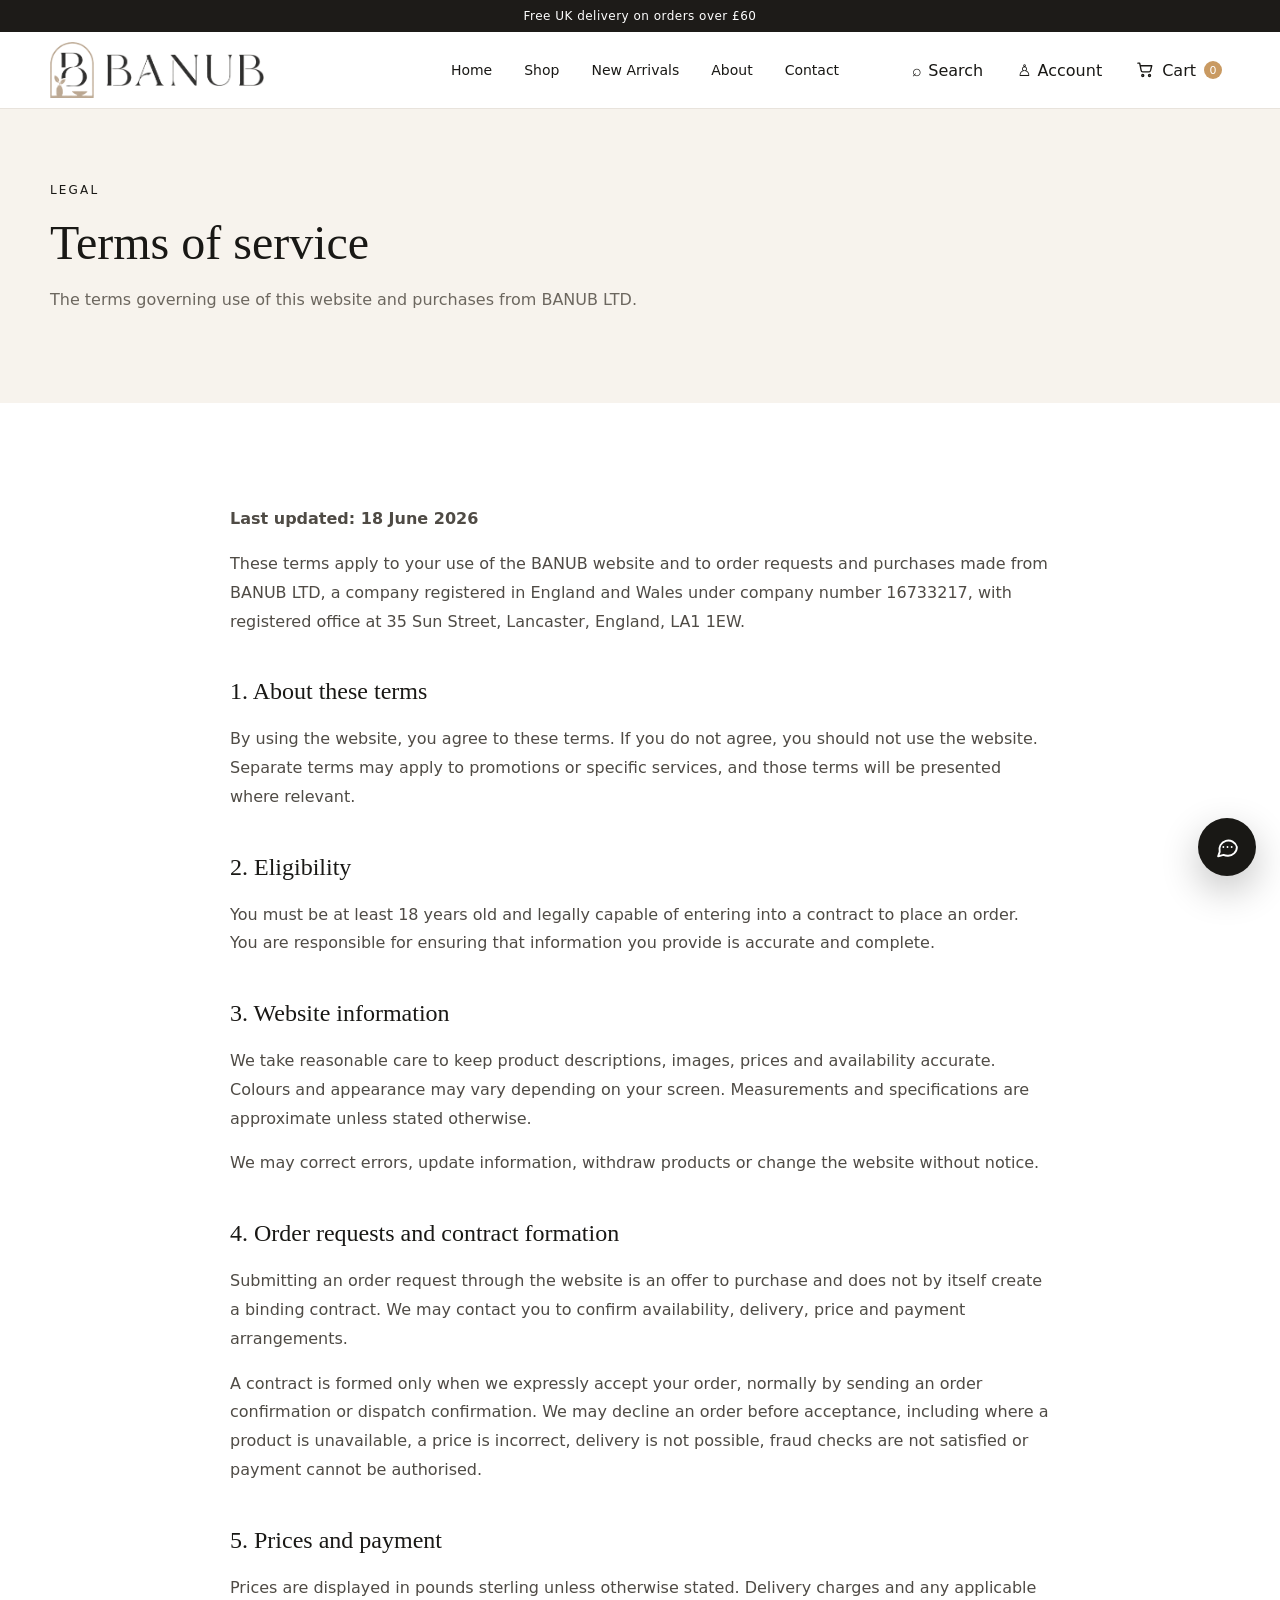
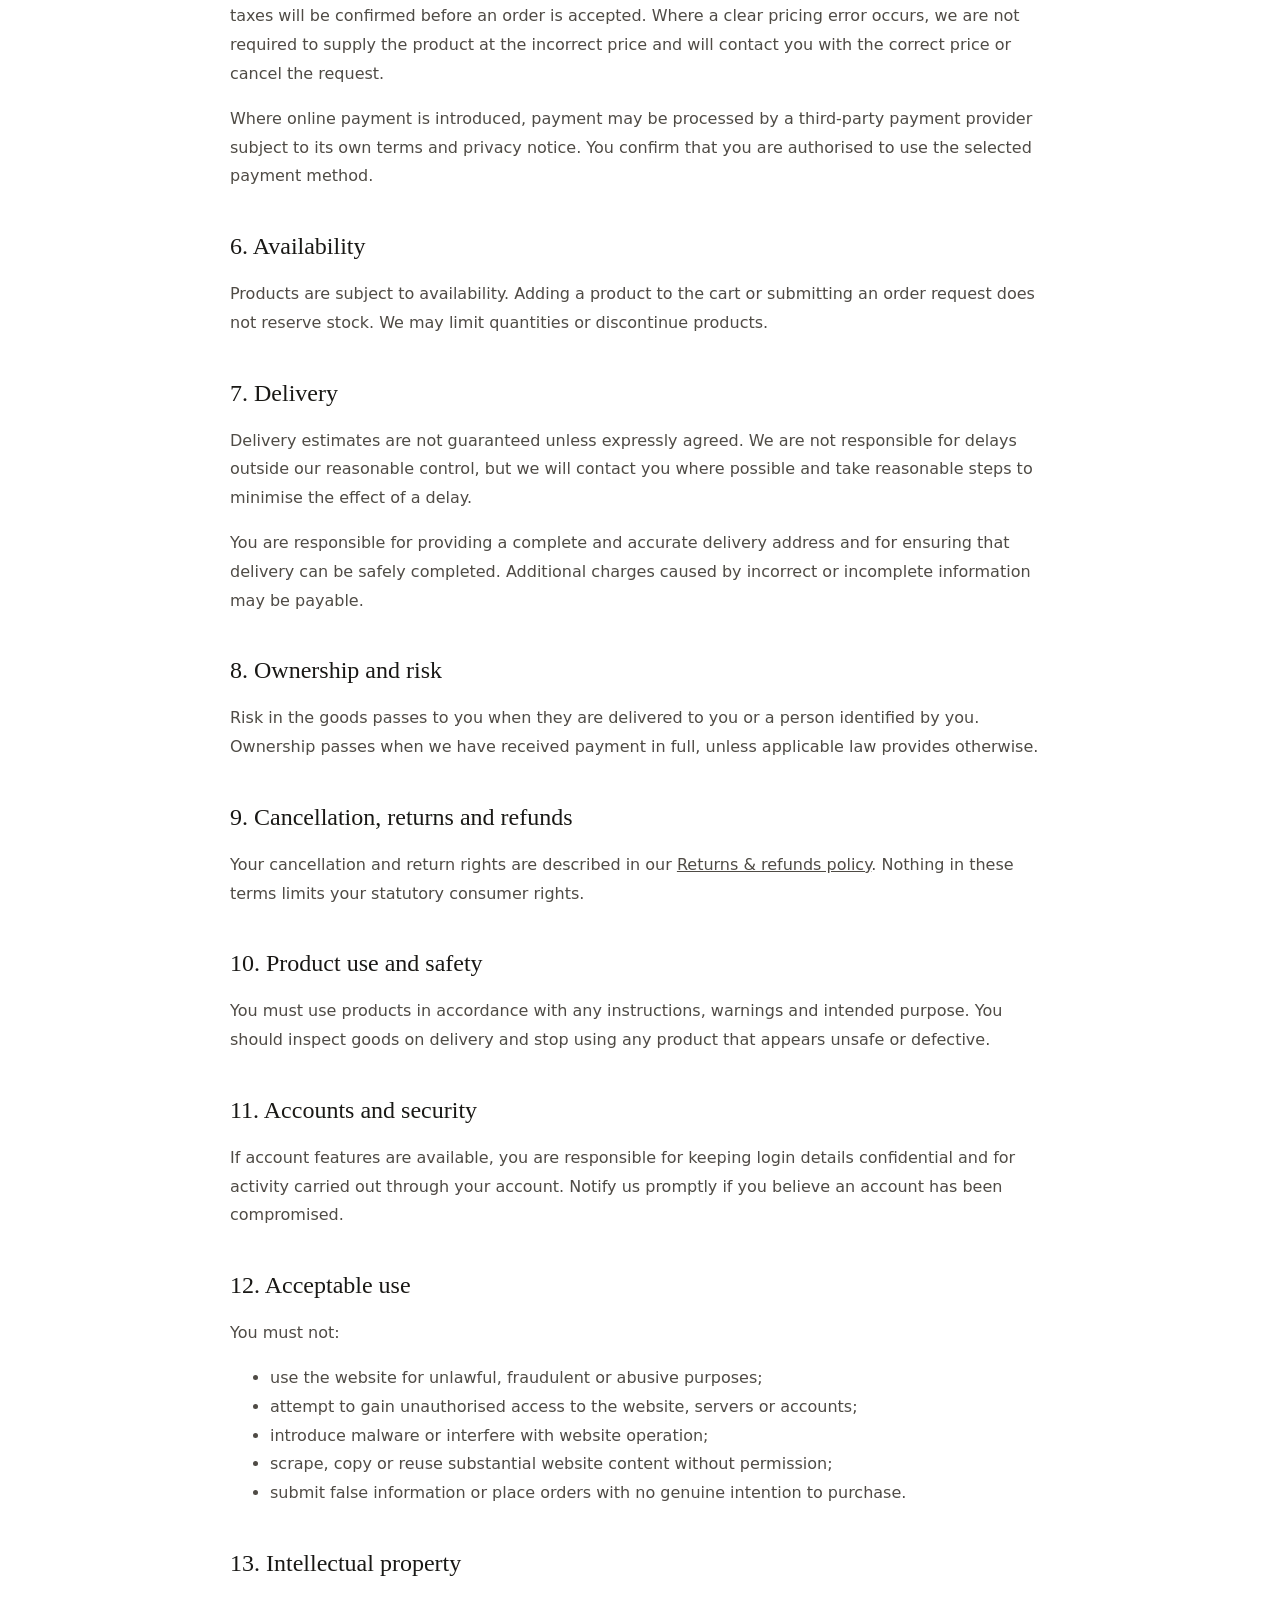
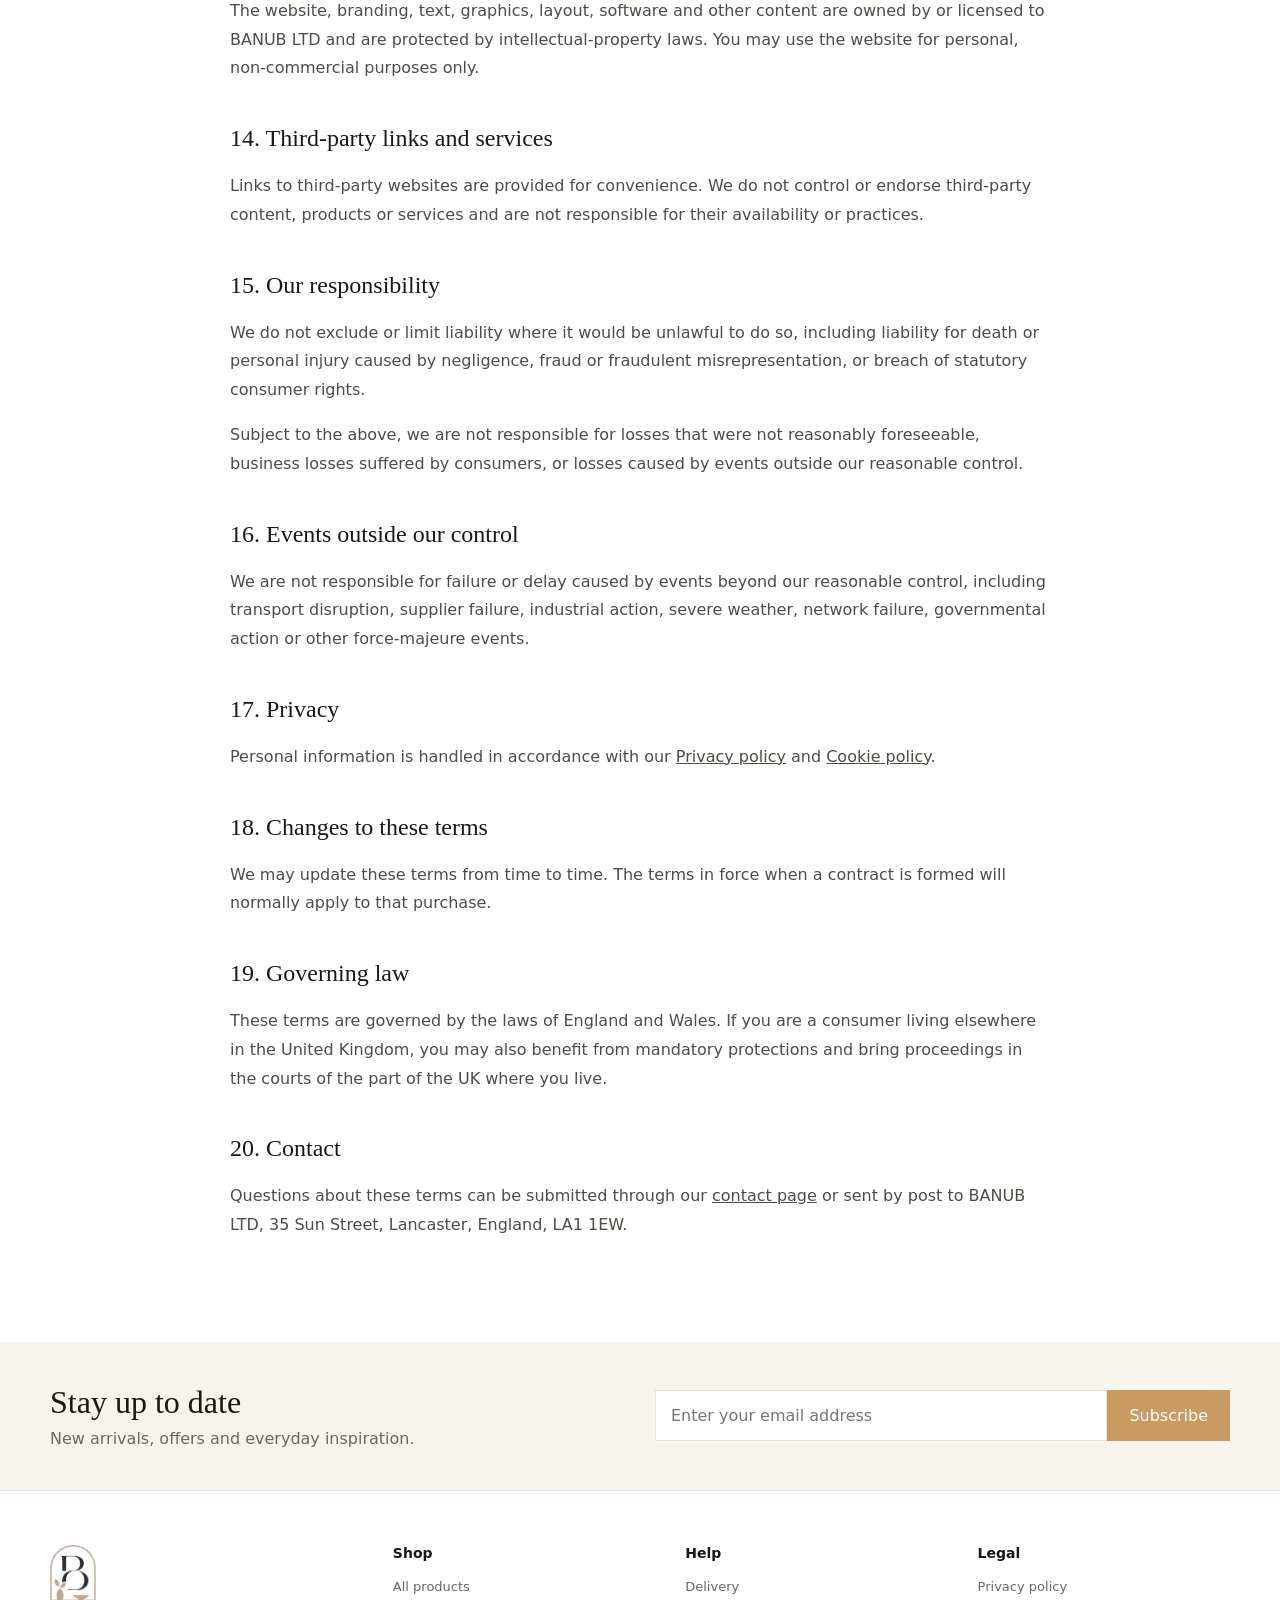
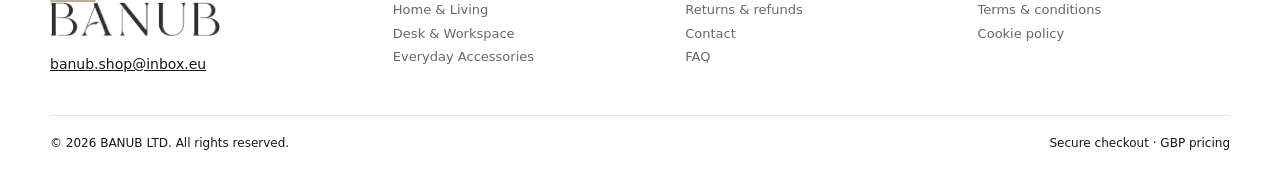
<file: terms.html>
<!doctype html><html lang="en"><head><meta charset="utf-8"><meta name="viewport" content="width=device-width,initial-scale=1"><meta name="color-scheme" content="light only"><title>Terms of service — BANUB</title><link rel="icon" type="image/png" sizes="32x32" href="assets/images/favicon.png"><link rel="apple-touch-icon" href="assets/images/apple-touch-icon.png"><meta name="description" content="Terms governing use of the BANUB website and purchases from BANUB LTD."><link rel="stylesheet" href="assets/styles.css?v=20260621-15"><script src="assets/data.js?v=20260621-15"></script><script src="assets/app.js?v=20260621-15" defer></script></head><body><div data-site-header></div><main><section class="page-hero"><div class="container"><div class="eyebrow">Legal</div><h1>Terms of service</h1><p>The terms governing use of this website and purchases from BANUB LTD.</p></div></section><section class="section"><div class="container legal"><p><strong>Last updated: 18 June 2026</strong></p><p>These terms apply to your use of the BANUB website and to order requests and purchases made from BANUB LTD, a company registered in England and Wales under company number 16733217, with registered office at 35 Sun Street, Lancaster, England, LA1 1EW.</p>
<h2>1. About these terms</h2><p>By using the website, you agree to these terms. If you do not agree, you should not use the website. Separate terms may apply to promotions or specific services, and those terms will be presented where relevant.</p>
<h2>2. Eligibility</h2><p>You must be at least 18 years old and legally capable of entering into a contract to place an order. You are responsible for ensuring that information you provide is accurate and complete.</p>
<h2>3. Website information</h2><p>We take reasonable care to keep product descriptions, images, prices and availability accurate. Colours and appearance may vary depending on your screen. Measurements and specifications are approximate unless stated otherwise.</p><p>We may correct errors, update information, withdraw products or change the website without notice.</p>
<h2>4. Order requests and contract formation</h2><p>Submitting an order request through the website is an offer to purchase and does not by itself create a binding contract. We may contact you to confirm availability, delivery, price and payment arrangements.</p><p>A contract is formed only when we expressly accept your order, normally by sending an order confirmation or dispatch confirmation. We may decline an order before acceptance, including where a product is unavailable, a price is incorrect, delivery is not possible, fraud checks are not satisfied or payment cannot be authorised.</p>
<h2>5. Prices and payment</h2><p>Prices are displayed in pounds sterling unless otherwise stated. Delivery charges and any applicable taxes will be confirmed before an order is accepted. Where a clear pricing error occurs, we are not required to supply the product at the incorrect price and will contact you with the correct price or cancel the request.</p><p>Where online payment is introduced, payment may be processed by a third-party payment provider subject to its own terms and privacy notice. You confirm that you are authorised to use the selected payment method.</p>
<h2>6. Availability</h2><p>Products are subject to availability. Adding a product to the cart or submitting an order request does not reserve stock. We may limit quantities or discontinue products.</p>
<h2>7. Delivery</h2><p>Delivery estimates are not guaranteed unless expressly agreed. We are not responsible for delays outside our reasonable control, but we will contact you where possible and take reasonable steps to minimise the effect of a delay.</p><p>You are responsible for providing a complete and accurate delivery address and for ensuring that delivery can be safely completed. Additional charges caused by incorrect or incomplete information may be payable.</p>
<h2>8. Ownership and risk</h2><p>Risk in the goods passes to you when they are delivered to you or a person identified by you. Ownership passes when we have received payment in full, unless applicable law provides otherwise.</p>
<h2>9. Cancellation, returns and refunds</h2><p>Your cancellation and return rights are described in our <a href="returns.html"><u>Returns & refunds policy</u></a>. Nothing in these terms limits your statutory consumer rights.</p>
<h2>10. Product use and safety</h2><p>You must use products in accordance with any instructions, warnings and intended purpose. You should inspect goods on delivery and stop using any product that appears unsafe or defective.</p>
<h2>11. Accounts and security</h2><p>If account features are available, you are responsible for keeping login details confidential and for activity carried out through your account. Notify us promptly if you believe an account has been compromised.</p>
<h2>12. Acceptable use</h2><p>You must not:</p><ul><li>use the website for unlawful, fraudulent or abusive purposes;</li><li>attempt to gain unauthorised access to the website, servers or accounts;</li><li>introduce malware or interfere with website operation;</li><li>scrape, copy or reuse substantial website content without permission;</li><li>submit false information or place orders with no genuine intention to purchase.</li></ul>
<h2>13. Intellectual property</h2><p>The website, branding, text, graphics, layout, software and other content are owned by or licensed to BANUB LTD and are protected by intellectual-property laws. You may use the website for personal, non-commercial purposes only.</p>
<h2>14. Third-party links and services</h2><p>Links to third-party websites are provided for convenience. We do not control or endorse third-party content, products or services and are not responsible for their availability or practices.</p>
<h2>15. Our responsibility</h2><p>We do not exclude or limit liability where it would be unlawful to do so, including liability for death or personal injury caused by negligence, fraud or fraudulent misrepresentation, or breach of statutory consumer rights.</p><p>Subject to the above, we are not responsible for losses that were not reasonably foreseeable, business losses suffered by consumers, or losses caused by events outside our reasonable control.</p>
<h2>16. Events outside our control</h2><p>We are not responsible for failure or delay caused by events beyond our reasonable control, including transport disruption, supplier failure, industrial action, severe weather, network failure, governmental action or other force-majeure events.</p>
<h2>17. Privacy</h2><p>Personal information is handled in accordance with our <a href="privacy.html"><u>Privacy policy</u></a> and <a href="cookies.html"><u>Cookie policy</u></a>.</p>
<h2>18. Changes to these terms</h2><p>We may update these terms from time to time. The terms in force when a contract is formed will normally apply to that purchase.</p>
<h2>19. Governing law</h2><p>These terms are governed by the laws of England and Wales. If you are a consumer living elsewhere in the United Kingdom, you may also benefit from mandatory protections and bring proceedings in the courts of the part of the UK where you live.</p>
<h2>20. Contact</h2><p>Questions about these terms can be submitted through our <a href="contact.html"><u>contact page</u></a> or sent by post to BANUB LTD, 35 Sun Street, Lancaster, England, LA1 1EW.</p></div></section></main><div data-site-footer></div></body></html>
</file>
<file: assets/styles.css>
:root{color-scheme:light only}
:root{--ink:#191815;--muted:#6c675f;--line:#e8e3dc;--paper:#fff;--cream:#f7f3ed;--accent:#c99a62;--accent-dark:#9f7445;--shadow:0 18px 45px rgba(30,24,18,.08)}
*{box-sizing:border-box}html{scroll-behavior:smooth}body{margin:0;font-family:Inter,ui-sans-serif,system-ui,-apple-system,BlinkMacSystemFont,"Segoe UI",sans-serif;color:var(--ink);background:#fff}a{color:inherit;text-decoration:none}button,input,textarea,select{font:inherit}img{display:block;max-width:100%}.container{width:min(1180px,calc(100% - 36px));margin:auto}.announcement{background:#1d1b18;color:#fff;font-size:12px;letter-spacing:.04em;text-align:center;padding:9px}.site-header{position:sticky;top:0;z-index:50;background:rgba(255,255,255,.94);backdrop-filter:blur(16px);border-bottom:1px solid var(--line)}.header-inner{height:76px;display:grid;grid-template-columns:230px 1fr 220px;align-items:center;gap:20px}.logo{font-size:29px;letter-spacing:.28em;font-weight:500}
.brand-lockup{display:flex;align-items:center;gap:12px;min-width:0}.brand-mark{width:44px;height:auto;flex:0 0 auto}.brand-wordmark{width:158px;height:auto;max-width:100%}.footer-brand{display:flex;align-items:center;gap:12px;margin-bottom:16px;max-width:100%}.footer-brand-mark{width:48px;height:auto;flex:0 0 auto}.footer-brand-wordmark{width:220px;height:auto;max-width:100%}.nav{display:flex;justify-content:center;gap:32px;font-size:14px}.nav a{position:relative;padding:28px 0}.nav a.active:after,.nav a:hover:after{content:"";position:absolute;left:0;right:0;bottom:19px;height:1px;background:var(--ink)}.header-actions{display:flex;justify-content:flex-end;gap:18px;align-items:center}.icon-btn{background:none;border:0;cursor:pointer;padding:8px;color:var(--ink);display:flex;align-items:center;gap:6px}.cart-link{gap:8px}.header-cart-icon{width:18px;height:18px;stroke:currentColor;fill:none;stroke-width:1.8;stroke-linecap:round;stroke-linejoin:round;flex:0 0 auto;transform:translateY(-.5px)}.cart-count{display:inline-grid;place-items:center;min-width:18px;height:18px;padding:0 5px;border-radius:20px;background:var(--accent);color:#fff;font-size:11px}.mobile-toggle{display:none}.hero{min-height:600px;background:linear-gradient(90deg,rgba(35,26,18,.56),rgba(35,26,18,.05)),url('images/hero.jpg') center/cover no-repeat;color:#fff;display:flex;align-items:center}.hero-content{max-width:580px;padding:80px 0}.eyebrow{text-transform:uppercase;letter-spacing:.18em;font-size:12px;margin-bottom:18px}.hero h1{font-family:Georgia,serif;font-weight:400;font-size:clamp(45px,6vw,78px);line-height:1.02;margin:0 0 22px}.hero p{font-size:17px;line-height:1.7;max-width:520px;color:rgba(255,255,255,.9)}.actions{display:flex;gap:12px;flex-wrap:wrap;margin-top:32px}.btn{border:1px solid var(--ink);background:var(--ink);color:#fff;padding:14px 21px;cursor:pointer;display:inline-flex;align-items:center;justify-content:center;gap:9px;transition:.2s}.btn:hover{transform:translateY(-1px);box-shadow:0 8px 22px rgba(0,0,0,.12)}.btn.light{background:#fff;color:var(--ink);border-color:#fff}.btn.accent{background:var(--accent);border-color:var(--accent)}.btn.outline-light{background:transparent;border-color:rgba(255,255,255,.75);color:#fff}.btn.ghost{background:transparent;color:var(--ink);border-color:var(--line)}.section{padding:86px 0}.section.tight{padding:58px 0}.section-head{display:flex;justify-content:space-between;align-items:end;margin-bottom:30px;gap:20px}.section-head h2,.page-hero h1{font-family:Georgia,serif;font-weight:400;font-size:clamp(32px,4vw,48px);margin:0}.section-head p{color:var(--muted);margin:8px 0 0}.category-grid{display:grid;grid-template-columns:repeat(4,1fr);gap:18px}.category-card{border:1px solid var(--line);background:#fff;overflow:hidden;transition:.25s}.category-card:hover{transform:translateY(-4px);box-shadow:var(--shadow)}.category-card img{width:100%;height:180px;object-fit:cover}.category-card .meta{padding:16px;display:flex;justify-content:space-between;align-items:center}.products-grid{display:grid;grid-template-columns:repeat(3,1fr);gap:28px;align-items:stretch}.product-card{position:relative;display:flex;flex-direction:column;height:100%}.product-card .image-wrap{display:block;background:var(--cream);overflow:hidden;aspect-ratio:1/1}.product-card img{width:100%;height:100%;object-fit:cover;transition:.35s}.product-card:hover img{transform:scale(1.025)}.product-card-body{display:flex;flex-direction:column;flex:1;padding-top:14px}.product-card h3{font-size:15px;font-weight:500;line-height:1.45;margin:0 0 8px;min-height:44px;display:-webkit-box;-webkit-line-clamp:2;-webkit-box-orient:vertical;overflow:hidden}.product-card .price{font-weight:600;margin:0 0 14px}.product-actions{display:flex;gap:8px;margin-top:auto}.product-actions .btn{padding:10px 12px;font-size:13px;flex:1}.badge{position:absolute;left:12px;top:12px;background:#fff;padding:7px 9px;font-size:11px;letter-spacing:.08em;text-transform:uppercase;z-index:2;box-shadow:0 6px 18px rgba(0,0,0,.06)}.about-band{display:grid;grid-template-columns:1fr 1.2fr;background:var(--cream)}.about-band img{width:100%;height:100%;min-height:430px;object-fit:cover}.about-copy{padding:70px}.about-copy h2{font-family:Georgia,serif;font-size:44px;font-weight:400;margin:0 0 18px}.about-copy p{color:var(--muted);line-height:1.8}.benefits{display:grid;grid-template-columns:repeat(4,1fr);border-top:1px solid var(--line);border-bottom:1px solid var(--line)}.benefit{padding:34px 24px;text-align:center;border-right:1px solid var(--line)}.benefit:last-child{border-right:0}.benefit strong{display:block;margin:10px 0 6px}.benefit span{color:var(--muted);font-size:13px}.newsletter{background:var(--cream);padding:42px 0}.newsletter-inner{display:grid;grid-template-columns:1fr 1fr;align-items:center;gap:30px}.newsletter h3{font-family:Georgia,serif;font-size:32px;font-weight:400;margin:0}.newsletter p{color:var(--muted);margin:8px 0 0}.newsletter form{display:flex}.newsletter input{flex:1;border:1px solid var(--line);padding:15px;background:#fff}.site-footer{padding:54px 0 30px;border-top:1px solid var(--line)}.footer-grid{display:grid;grid-template-columns:1.2fr repeat(3,1fr);gap:40px}.site-footer h4{margin:0 0 14px;font-size:14px}.site-footer p,.site-footer a{color:var(--muted);font-size:13px;line-height:1.8;display:block}.footer-bottom{margin-top:38px;padding-top:20px;border-top:1px solid var(--line);font-size:12px;color:var(--muted);display:flex;justify-content:space-between}.page-hero{background:var(--cream);padding:74px 0}.page-hero p{color:var(--muted);max-width:680px;line-height:1.7}.filters{display:flex;gap:10px;flex-wrap:wrap;margin-bottom:30px}.filter-btn{border:1px solid var(--line);background:#fff;padding:10px 15px;cursor:pointer}.filter-btn.active{background:var(--ink);color:#fff;border-color:var(--ink)}.product-detail{display:grid;grid-template-columns:1.1fr .9fr;gap:60px;align-items:start}.product-detail img{width:100%;background:var(--cream)}.product-info h1{font-family:Georgia,serif;font-size:48px;font-weight:400;margin:0 0 14px}.product-info .price{font-size:24px;margin:12px 0 24px}.product-info p{line-height:1.75;color:var(--muted)}.quantity{display:flex;align-items:center;border:1px solid var(--line);width:max-content;margin:24px 0}.quantity button{border:0;background:#fff;width:42px;height:42px;cursor:pointer}.quantity input{width:48px;border:0;text-align:center}.accordion{margin-top:34px;border-top:1px solid var(--line)}.accordion details{border-bottom:1px solid var(--line);padding:18px 0}.accordion summary{cursor:pointer;font-weight:600}.cart-layout{display:grid;grid-template-columns:1.4fr .6fr;gap:48px}.cart-item{display:grid;grid-template-columns:110px 1fr auto;gap:20px;padding:20px 0;border-bottom:1px solid var(--line);align-items:center}.cart-item img{width:110px;height:110px;object-fit:cover}.cart-summary{background:var(--cream);padding:28px;height:max-content}.summary-row{display:flex;justify-content:space-between;padding:11px 0}.summary-total{border-top:1px solid var(--line);font-size:19px;font-weight:700;margin-top:10px;padding-top:18px}.form-grid{display:grid;grid-template-columns:1fr 1fr;gap:18px}.field{display:flex;flex-direction:column;gap:7px}.field.full{grid-column:1/-1}.field input,.field textarea,.field select{padding:13px;border:1px solid var(--line);background:#fff}.field textarea{min-height:140px}.notice{padding:14px 16px;background:#eef7ee;color:#28532d;margin:18px 0;display:none}.notice.show{display:block}.legal{max-width:820px}.legal h2{font-family:Georgia,serif;font-weight:400;margin-top:42px}.legal p,.legal li{line-height:1.8;color:#4f4b45}.modal{position:fixed;inset:0;background:rgba(0,0,0,.45);z-index:100;display:none;place-items:center;padding:20px}.modal.open{display:grid}.modal-box{background:#fff;width:min(560px,100%);padding:30px;box-shadow:var(--shadow);position:relative}.modal-close{position:absolute;right:18px;top:15px;border:0;background:none;font-size:24px;cursor:pointer}.search-results{margin-top:20px;display:grid;gap:10px}.search-result{display:flex;gap:12px;align-items:center;padding:10px;border:1px solid var(--line)}.search-result img{width:64px;height:64px;object-fit:cover}.toast{position:fixed;right:24px;bottom:24px;background:#1f1d1a;color:#fff;padding:14px 18px;z-index:200;opacity:0;transform:translateY(20px);pointer-events:none;transition:.25s}.toast.show{opacity:1;transform:none}.empty-state{padding:50px;text-align:center;background:var(--cream)}
@media(max-width:900px){.header-inner{grid-template-columns:1fr auto}.brand-wordmark{width:145px}.nav{display:none;position:absolute;top:76px;left:0;right:0;background:#fff;flex-direction:column;padding:20px;border-bottom:1px solid var(--line)}.nav.open{display:flex}.nav a{padding:10px}.nav a.active:after,.nav a:hover:after{bottom:5px}.header-actions .label{display:none}.mobile-toggle{display:block}.category-grid{grid-template-columns:repeat(2,1fr)}.products-grid{grid-template-columns:repeat(2,1fr)}.about-band,.product-detail,.cart-layout,.newsletter-inner{grid-template-columns:1fr}.about-copy{padding:45px 26px}.benefits{grid-template-columns:repeat(2,1fr)}.benefit:nth-child(2){border-right:0}.benefit:nth-child(-n+2){border-bottom:1px solid var(--line)}.footer-grid{grid-template-columns:1fr 1fr}.hero{min-height:520px}.form-grid{grid-template-columns:1fr}.field.full{grid-column:auto}}
@media(max-width:560px){.container{width:min(100% - 24px,1180px)}.logo{font-size:24px}.brand-mark{width:38px}.brand-wordmark{width:126px}.footer-brand-wordmark{width:185px}.header-actions{gap:6px}.category-grid,.products-grid,.benefits,.footer-grid{grid-template-columns:1fr}.benefit{border-right:0;border-bottom:1px solid var(--line)}.hero-content{padding:58px 0}.hero h1{font-size:44px}.section{padding:58px 0}.product-info h1{font-size:38px}.newsletter form{flex-direction:column}.newsletter .btn{width:100%}.footer-bottom{flex-direction:column;gap:10px}.cart-item{grid-template-columns:82px 1fr}.cart-item img{width:82px;height:82px}.cart-item>div:last-child{grid-column:2}}

.cart-hero-inner{display:flex;align-items:center;gap:24px}.cart-hero-icon{width:72px;height:72px;border-radius:50%;display:grid;place-items:center;background:#fff;border:1px solid var(--line);box-shadow:0 12px 30px rgba(55,43,30,.08);color:var(--accent);flex:0 0 auto}.cart-hero-icon svg{width:34px;height:34px}.cart-hero p{margin-top:8px}.cart-summary h2{display:flex;align-items:center;gap:10px}.cart-summary h2:before{content:"";width:22px;height:22px;display:inline-block;background:url("data:image/svg+xml,%3Csvg xmlns='http://www.w3.org/2000/svg' viewBox='0 0 24 24' fill='none' stroke='%23c99a61' stroke-width='1.8' stroke-linecap='round' stroke-linejoin='round'%3E%3Ccircle cx='9' cy='20' r='1.2'/%3E%3Ccircle cx='18' cy='20' r='1.2'/%3E%3Cpath d='M2.5 3.5h2.25l2.1 10.2a2 2 0 0 0 1.96 1.6h8.72a2 2 0 0 0 1.95-1.55L21 7H6.1'/%3E%3C/svg%3E") center/contain no-repeat}
@media(max-width:560px){.cart-hero-inner{gap:16px}.cart-hero-icon{width:56px;height:56px}.cart-hero-icon svg{width:27px;height:27px}}

.checkout-hero{padding:64px 0}.checkout-section{padding-top:64px}.checkout-layout{display:grid;grid-template-columns:minmax(0,1.15fr) minmax(320px,.65fr);gap:42px;align-items:start}.checkout-panel{border:1px solid var(--line);padding:36px;background:#fff}.checkout-progress{display:flex;gap:10px;margin-bottom:34px}.checkout-progress span{flex:1;padding:12px 14px;background:var(--cream);color:var(--muted);font-size:13px}.checkout-progress span.active{background:var(--ink);color:#fff}.checkout-step-heading{display:flex;gap:16px;align-items:flex-start;margin-bottom:26px}.checkout-step-heading>span{width:42px;height:42px;border-radius:50%;display:grid;place-items:center;background:var(--cream);font-size:12px;letter-spacing:.08em}.checkout-step-heading h2{font-family:Georgia,serif;font-size:34px;font-weight:400;margin:0 0 6px}.checkout-step-heading p{margin:0;color:var(--muted);line-height:1.6}.checkout-panel .field{gap:9px}.checkout-panel .field input{height:58px;padding:0 16px;border:1px solid var(--line);font-size:16px}.checkout-panel .field input:focus{outline:none;border-color:var(--ink);box-shadow:0 0 0 3px rgba(29,27,24,.06)}.checkout-panel .field input.invalid{border-color:#b64a3b;background:#fffafa}.field-error{min-height:18px;color:#b64a3b;font-size:13px}.checkout-button{width:100%;margin-top:10px}.checkout-nav{display:grid;grid-template-columns:140px 1fr;gap:12px;margin-top:10px}.checkout-summary{position:sticky;top:110px;background:var(--cream);padding:28px}.checkout-summary-head{display:flex;align-items:center;justify-content:space-between;margin-bottom:20px}.checkout-summary-head h2{font-family:Georgia,serif;font-size:30px;font-weight:400;margin:0}.checkout-summary-head a{font-size:13px;text-decoration:underline}.checkout-item{display:grid;grid-template-columns:74px 1fr auto;gap:14px;align-items:center;padding:14px 0;border-bottom:1px solid var(--line)}.checkout-item img{width:74px;height:74px;object-fit:cover;background:#fff}.checkout-item div{display:flex;flex-direction:column;gap:6px}.checkout-item div span{font-size:13px;color:var(--muted)}.checkout-item b{font-size:14px}.checkout-empty{padding:24px 0}.checkout-empty p{margin:0 0 8px}.checkout-empty a{text-decoration:underline}.checkout-success{text-align:center;padding:30px 10px}.success-icon{width:64px;height:64px;border-radius:50%;display:grid;place-items:center;margin:0 auto 18px;background:#eef7ee;color:#28532d;font-size:30px}.checkout-success h2{font-family:Georgia,serif;font-weight:400;font-size:38px;margin:0 0 12px}.checkout-success p{color:var(--muted);margin:0 0 24px}.order-submitted{opacity:.55}.cart-item{background:#fff}.cart-item>div:last-child{text-align:right}.cart-item .icon-btn{margin-left:auto;color:#8b443a}.cart-summary h2{font-family:Georgia,serif;font-weight:400;font-size:30px;margin-top:0}

@media(max-width:900px){.checkout-layout{grid-template-columns:1fr}.checkout-summary{position:static}.checkout-panel{padding:28px}.checkout-nav{grid-template-columns:1fr}.checkout-nav .btn{width:100%}}
@media(max-width:560px){.checkout-panel,.checkout-summary{padding:22px}.checkout-step-heading h2{font-size:29px}.checkout-item{grid-template-columns:62px 1fr auto}.checkout-item img{width:62px;height:62px}.checkout-success h2{font-size:32px}}

.support-chat{position:fixed;right:24px;bottom:24px;z-index:260}.support-chat-toggle{width:58px;height:58px;border:0;border-radius:50%;background:var(--ink);color:#fff;display:grid;place-items:center;cursor:pointer;box-shadow:0 14px 38px rgba(0,0,0,.24);transition:.2s}.support-chat-toggle:hover,.support-chat-toggle.active{transform:translateY(-2px);background:var(--accent-dark)}.support-chat-toggle svg{width:25px;height:25px;fill:none;stroke:currentColor;stroke-width:1.8;stroke-linecap:round;stroke-linejoin:round}.support-chat-panel{position:absolute;right:0;bottom:72px;width:min(360px,calc(100vw - 32px));background:#fff;border:1px solid var(--line);box-shadow:0 24px 70px rgba(20,16,12,.22)}.support-chat-panel[hidden]{display:none}.support-chat-head{display:flex;align-items:center;justify-content:space-between;padding:18px 20px;background:var(--ink);color:#fff}.support-chat-head>div{display:flex;flex-direction:column;gap:3px}.support-chat-head span{font-size:12px;color:rgba(255,255,255,.72)}.support-chat-head button{border:0;background:none;color:#fff;font-size:26px;line-height:1;cursor:pointer}.support-chat-body{padding:20px}.support-chat-message{background:var(--cream);padding:13px 15px;margin-bottom:18px;font-size:14px;line-height:1.5}.support-chat form{display:flex;flex-direction:column;gap:9px}.support-chat label{font-size:13px;font-weight:600}.support-chat textarea{width:100%;resize:vertical;min-height:110px;padding:12px 13px;border:1px solid var(--line);background:#fff}.support-chat textarea:focus{outline:none;border-color:var(--ink);box-shadow:0 0 0 3px rgba(29,27,24,.06)}.support-chat textarea.invalid{border-color:#b64a3b;background:#fffafa}.support-chat form small{min-height:16px;color:#b64a3b}.support-chat form .btn{width:100%}.support-chat-success{text-align:center;padding:8px 0 2px}.support-chat-success-icon{width:52px;height:52px;border-radius:50%;display:grid;place-items:center;margin:0 auto 14px;background:#eef7ee;color:#28532d;font-size:24px}.support-chat-success p{color:var(--muted);line-height:1.6;margin:8px 0 18px}.support-chat-success .btn{width:100%}@media(max-width:560px){.support-chat{right:16px;bottom:16px}.support-chat-toggle{width:54px;height:54px}.support-chat-panel{bottom:66px}}
html,body{background:#fff!important;color:#191815!important}.site-footer{background:#fff!important;color:#191815!important;forced-color-adjust:none}.site-footer *{color:inherit}.site-footer a{color:#6c675f}.footer-brand{max-width:250px}.footer-brand-mark{width:46px}.footer-brand-wordmark{width:170px}.footer-email{margin-top:8px;font-size:14px!important;color:#191815!important;text-decoration:underline}.cart-layout>div:first-child{min-width:0}.cart-item{background:#fff;border:1px solid var(--line);padding:18px;margin-bottom:14px}.cart-item>div:last-child{text-align:right}.cart-summary{border:1px solid var(--line)}
@media(max-width:560px){.site-footer{padding-top:34px}.footer-grid{gap:26px}.footer-brand{max-width:220px}.footer-brand-mark{width:42px}.footer-brand-wordmark{width:155px}.site-footer h4{font-size:16px}.site-footer a{font-size:14px}.cart-item{grid-template-columns:78px minmax(0,1fr);gap:14px}.cart-item img{width:78px;height:78px}.cart-item>div:last-child{grid-column:2;text-align:left;display:flex;align-items:center;justify-content:space-between}.cart-summary{position:static}.newsletter{background:#f7f3ed!important}.newsletter h3,.newsletter p{color:#191815!important}}
.cart-loading{padding:28px;border:1px solid var(--line);background:var(--cream);color:var(--muted)}#cartItems{min-height:180px}.cart-layout>#cartItems:empty:before{content:"Your cart is loading…";display:block;padding:28px;background:var(--cream);color:var(--muted)}
.checkout-fields{margin-bottom:8px}.checkout-panel .field select{height:58px;padding:0 16px;border:1px solid var(--line);background:#fff;font-size:16px;color:var(--ink)}.checkout-panel .field select:focus{outline:none;border-color:var(--ink);box-shadow:0 0 0 3px rgba(29,27,24,.06)}.checkout-fields .muted{font-size:13px;font-weight:400}@media(max-width:700px){.checkout-fields{grid-template-columns:1fr}.checkout-fields .field.full{grid-column:auto}}
</file>
